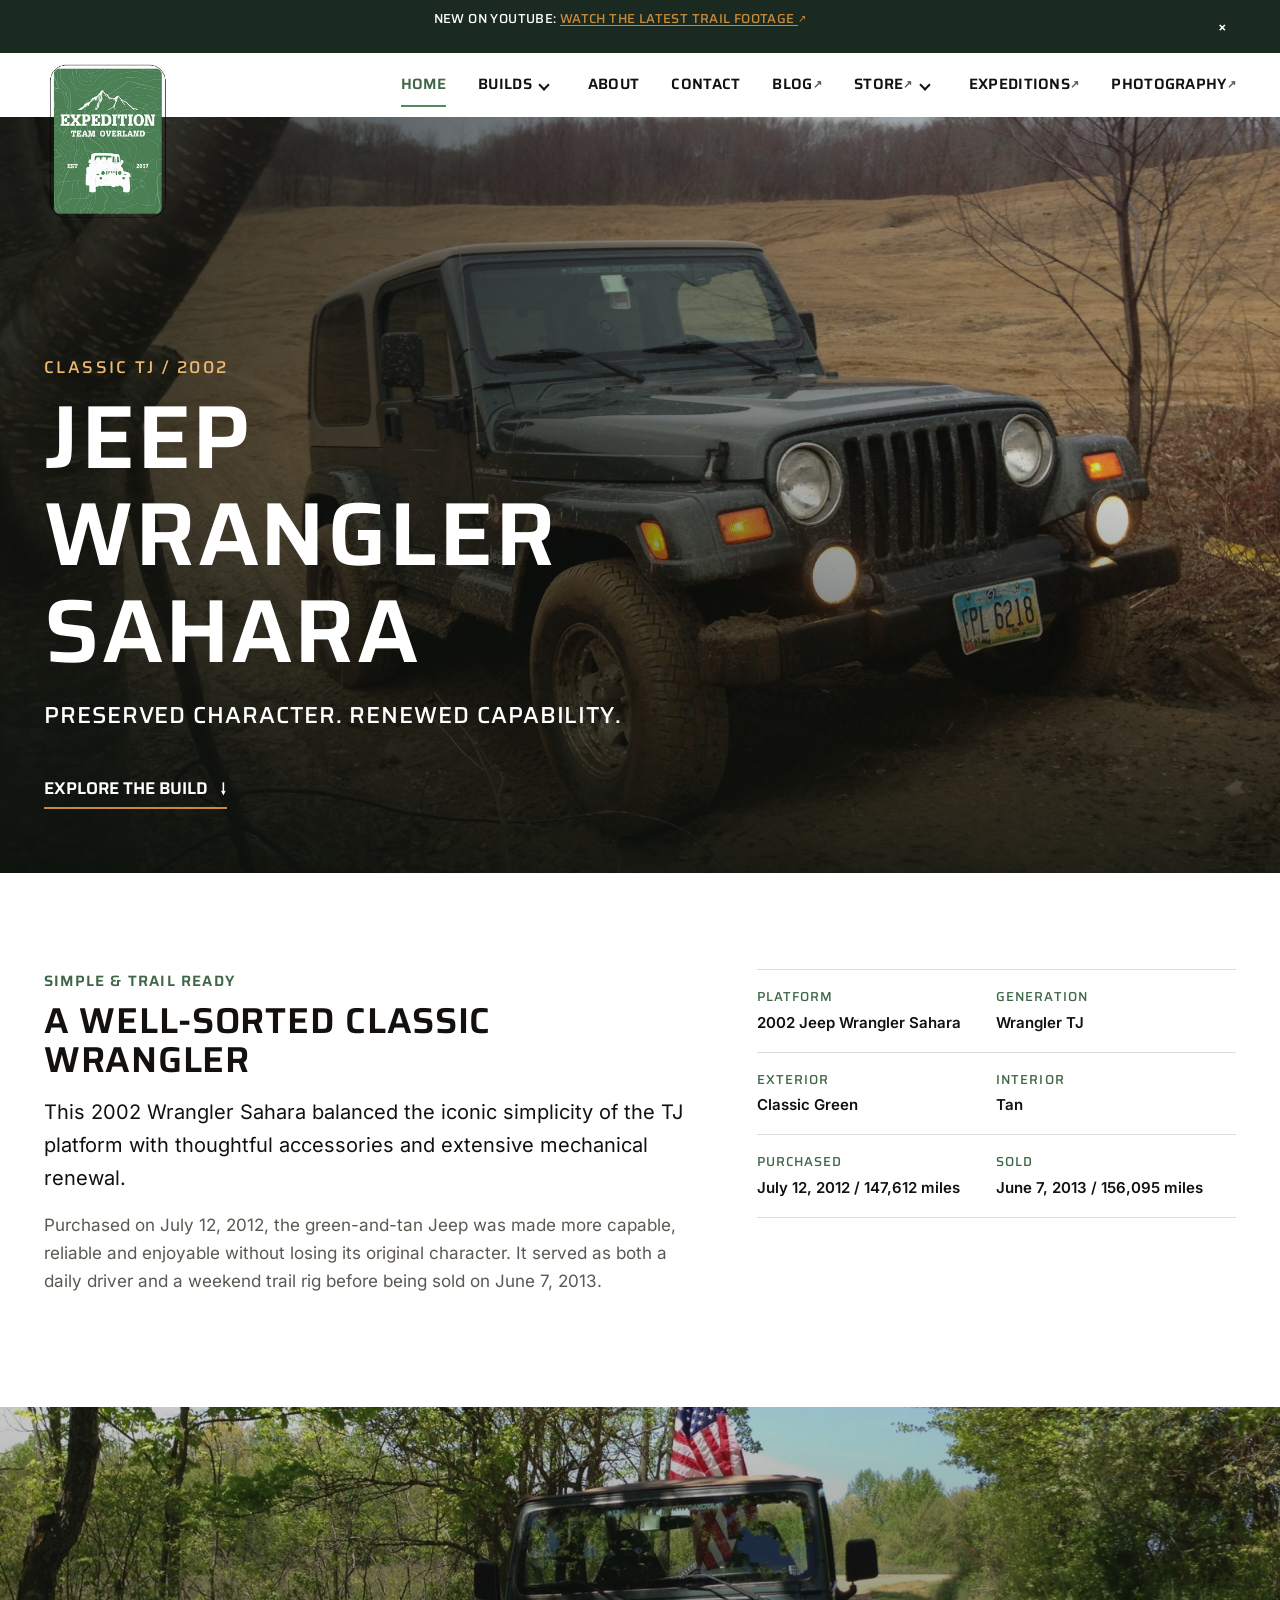
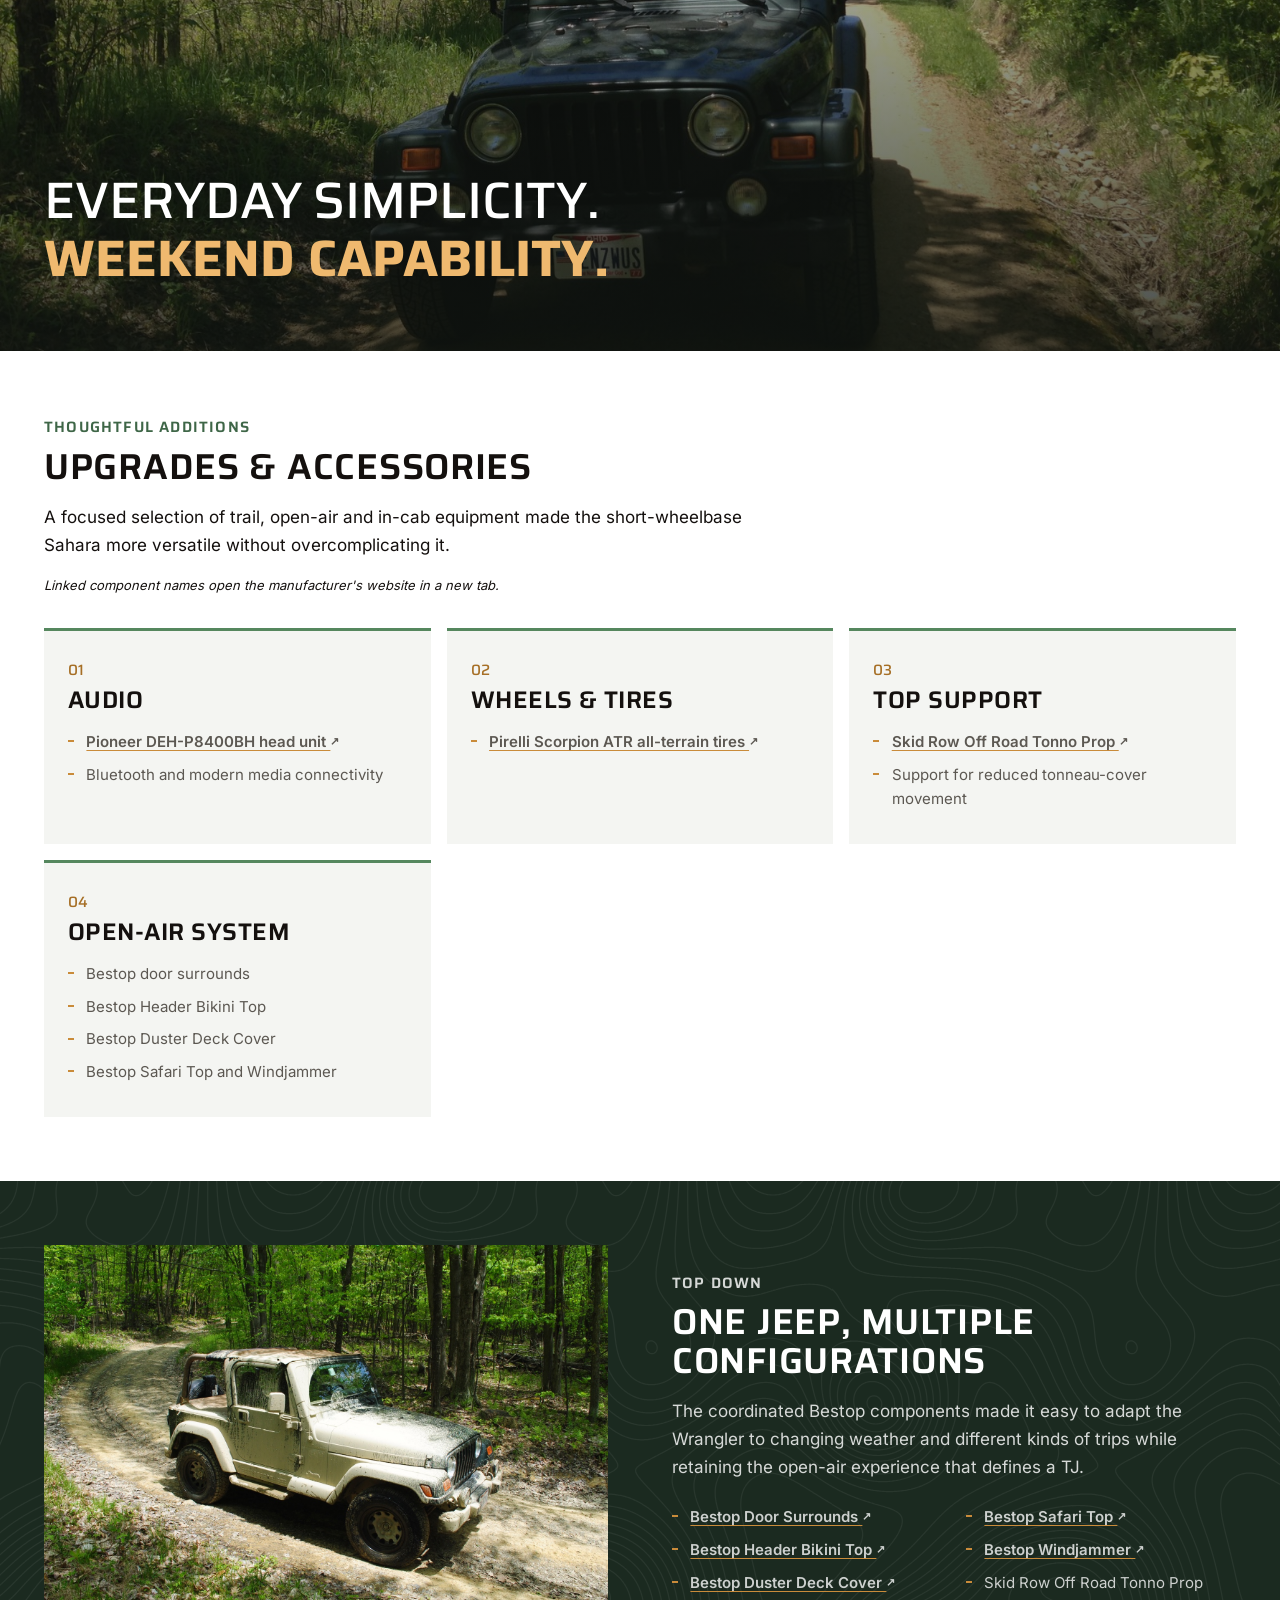
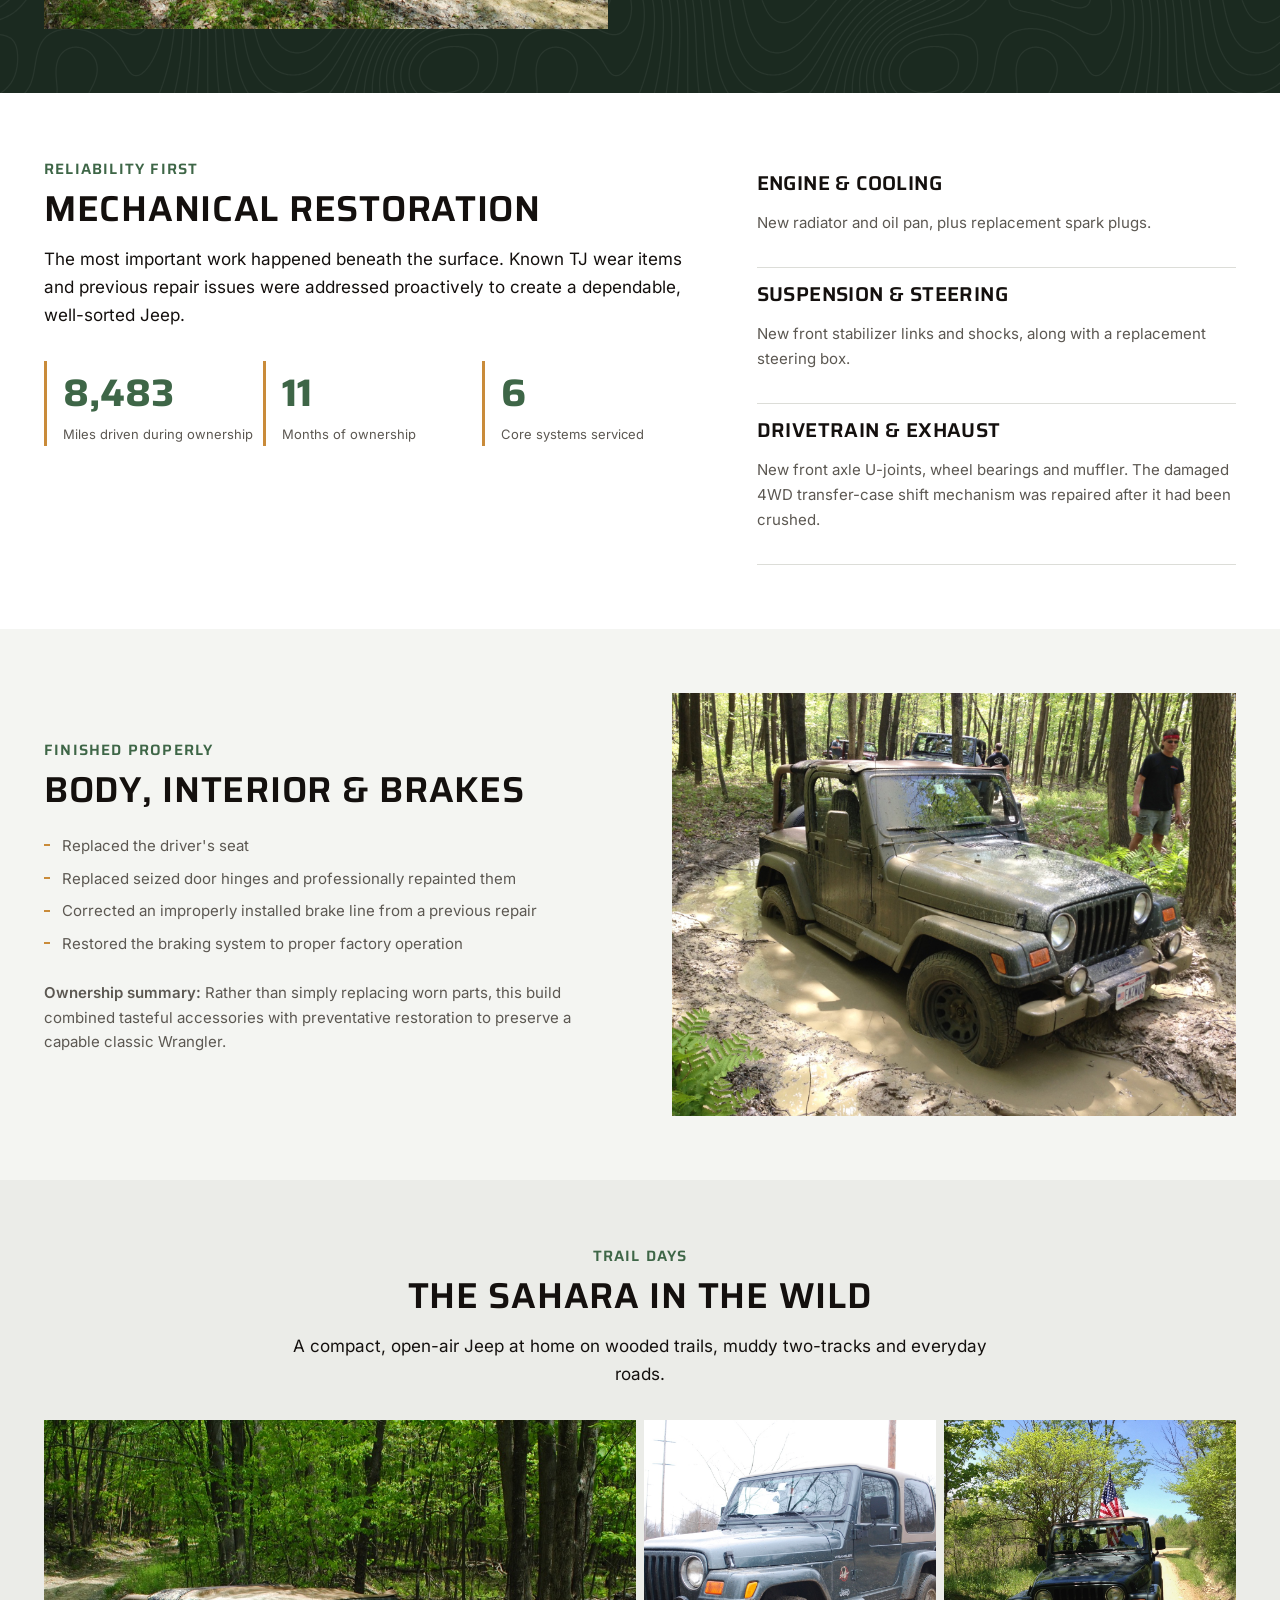
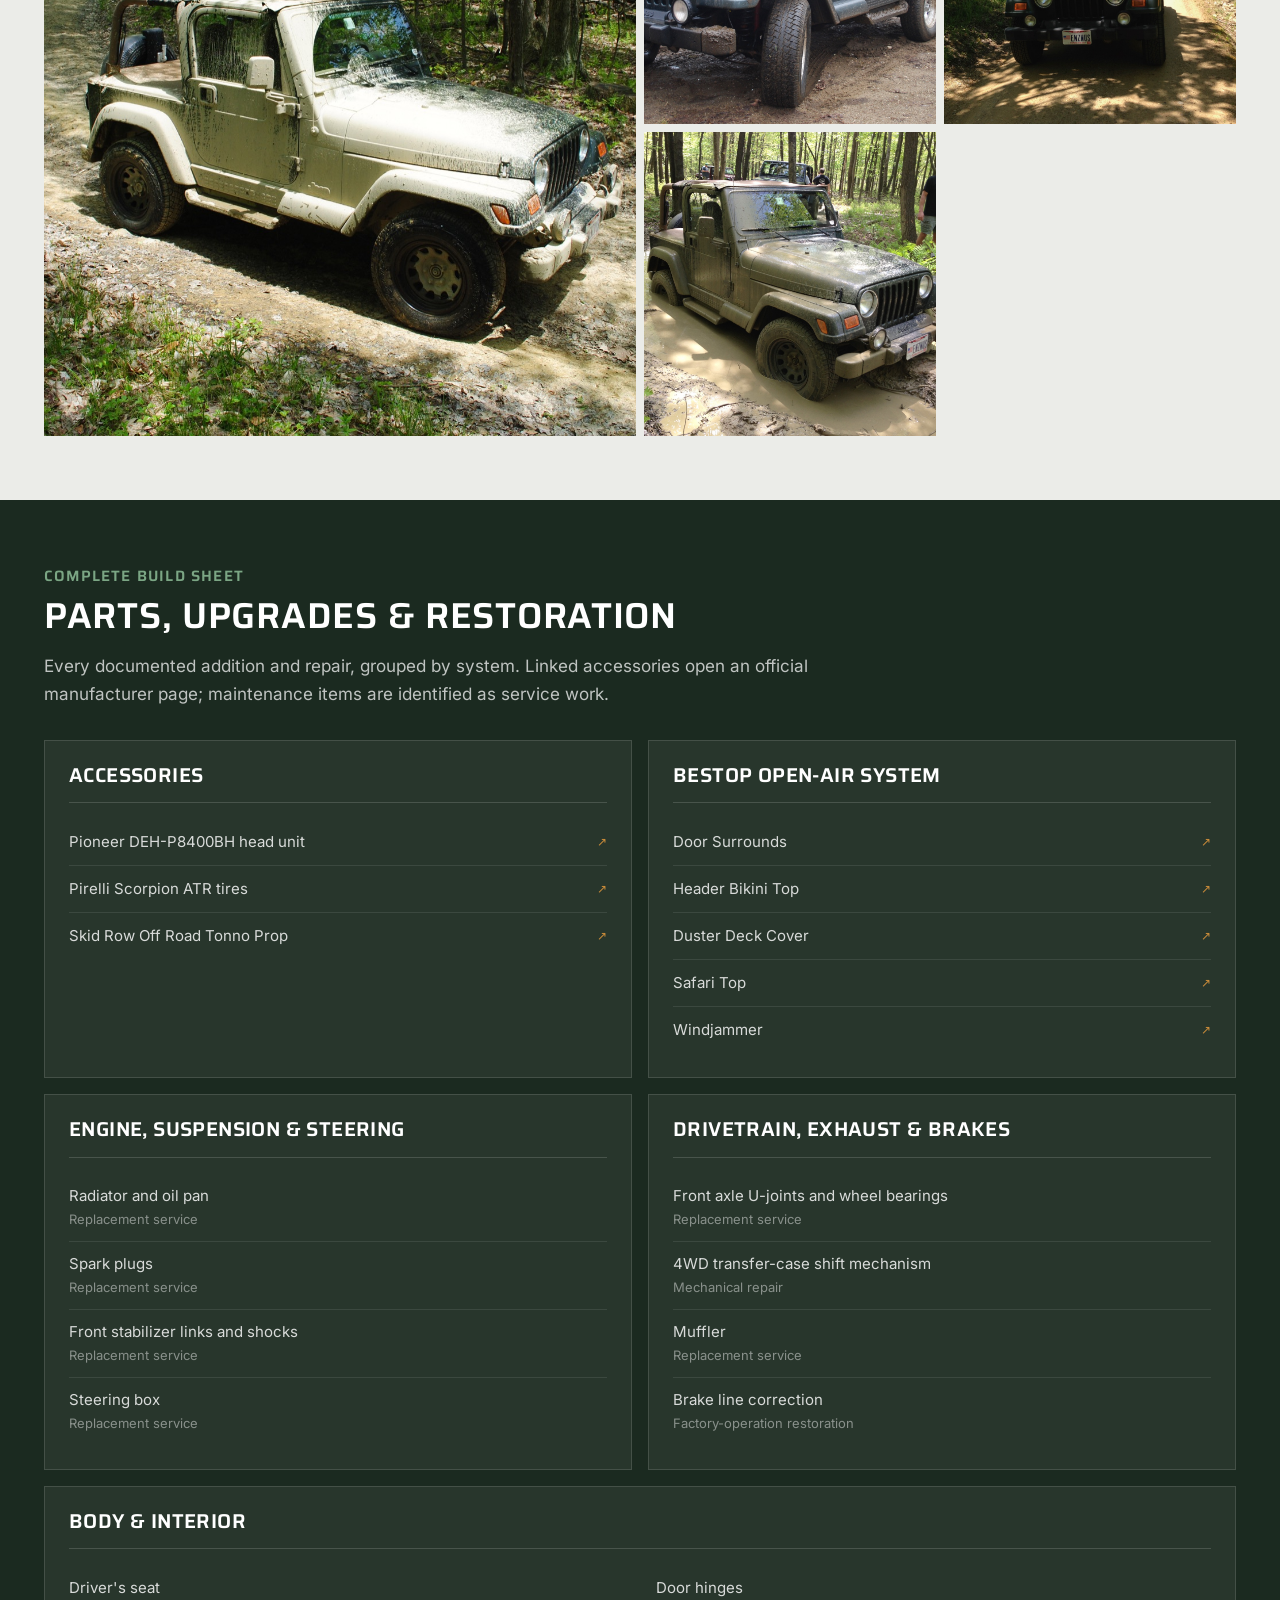
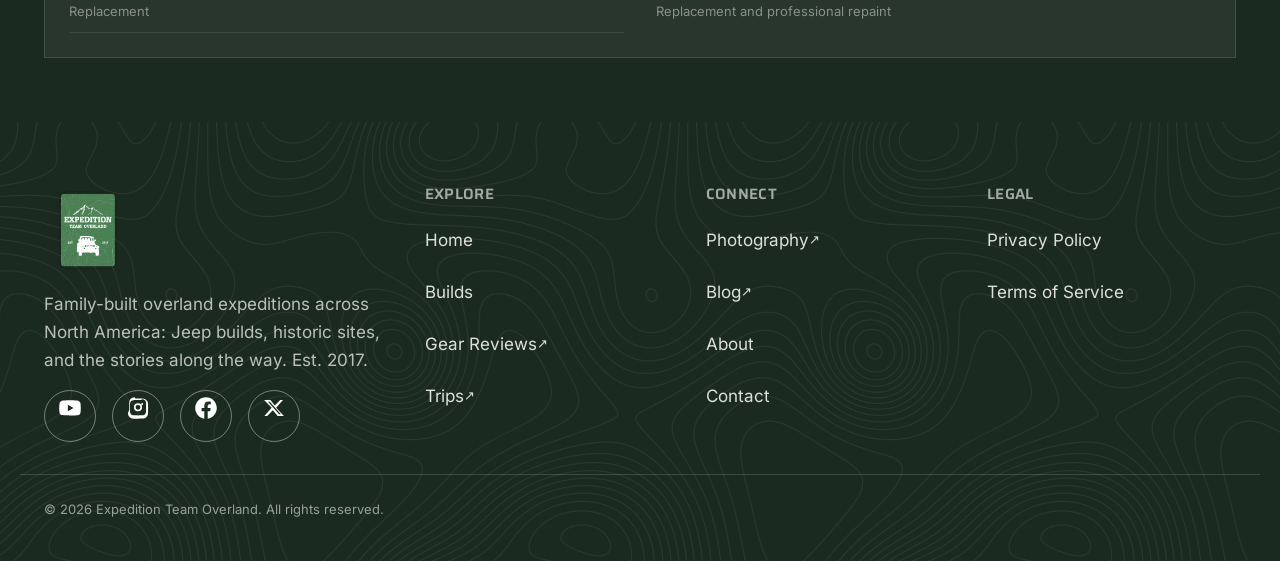
<file: 2002-jeep-wrangler.html>
<!DOCTYPE html>
<html lang="en">
<head>
  <meta charset="UTF-8">
  <meta name="viewport" content="width=device-width, initial-scale=1">
  <title>2002 Jeep Wrangler Sahara Build | Expedition Team Overland</title>
  <meta name="description" content="Explore Expedition Team Overland's 2002 Jeep Wrangler Sahara: a classic TJ made more capable and dependable with open-air accessories and extensive mechanical restoration.">
  <link rel="canonical" href="https://expeditionteamoverland.com/2002-jeep-wrangler.html">
  <meta property="og:type" content="article">
  <meta property="og:title" content="2002 Jeep Wrangler Sahara Build">
  <meta property="og:description" content="A classic Wrangler TJ prepared for everyday driving, open-air exploring and weekend trail use.">
  <meta property="og:image" content="https://expeditionteamoverland.com/images/wrangler-2002-hero.jpg">
  <meta property="og:url" content="https://expeditionteamoverland.com/2002-jeep-wrangler.html">
  <meta property="og:site_name" content="Expedition Team Overland">
  <meta name="twitter:card" content="summary_large_image">
  <meta name="twitter:title" content="2002 Jeep Wrangler Sahara Build">
  <meta name="twitter:description" content="A classic Wrangler TJ prepared for everyday driving, open-air exploring and weekend trail use.">
  <meta name="twitter:image" content="https://expeditionteamoverland.com/images/wrangler-2002-hero.jpg">
  <link rel="icon" href="favicon.ico" sizes="any">
  <link rel="preload" href="fonts/saira-600.woff2" as="font" type="font/woff2" crossorigin>
  <link rel="preload" href="fonts/inter-400.woff2" as="font" type="font/woff2" crossorigin>
  <link rel="preload" href="images/wrangler-2002-hero.jpg" as="image">
  <link rel="stylesheet" href="css/style.css">
</head>
<body>
  <a class="skip-link" href="#main">Skip to content</a>

  <div class="announcement" id="announcement">
    <div class="announcement__row container">
      <p>
        New on YouTube:
        <a href="https://www.youtube.com/channel/UC2dayC73qo0GwZpo7LAaWFg" target="_blank" rel="noopener noreferrer">
          watch the latest trail footage <span class="external-indicator" aria-hidden="true">&#8599;</span><span class="sr-only">(opens in new tab)</span>
        </a>
      </p>
      <button type="button" class="announcement__close" aria-label="Dismiss this announcement">&times;</button>
    </div>
  </div>

  <header class="site-header">
    <div class="container site-header__row">
      <a href="index.html" class="site-header__logo" aria-label="Expedition Team Overland home">
        <img
          src="images/logo-badge.png"
          srcset="images/logo-badge.png 320w, images/logo-badge@2x.png 640w"
          sizes="176px"
          width="320" height="320"
          alt="Expedition Team Overland badge logo featuring a mountain range and Jeep line art on a green topographic field"
          loading="eager">
        <span class="site-header__logo-text">Expedition Team<span>Overland</span></span>
      </a>

      <button type="button" class="nav-toggle" aria-expanded="false" aria-controls="primary-nav" aria-label="Toggle menu">
        <span class="nav-toggle__bars"></span>
      </button>

      <nav class="primary-nav" id="primary-nav" aria-label="Primary">
        <ul class="primary-nav__list">
          <li><a href="index.html" aria-current="page">Home</a></li>
          <li class="has-dropdown">
            <div class="nav-item-row">
              <a href="2020-jeep-gladiator.html">Builds</a>
              <button type="button" class="nav-dropdown-toggle" aria-expanded="false" aria-controls="builds-dropdown" aria-label="Show build pages">
                <span class="nav-dropdown-toggle__arrow" aria-hidden="true"></span>
              </button>
            </div>
            <ul class="nav-dropdown" id="builds-dropdown">
              <li><a href="2020-jeep-gladiator.html">2020 Jeep Gladiator Rubicon</a></li>
              <li><a href="2018-jeep-wrangler.html">2018 Jeep Wrangler Rubicon Recon</a></li>
              <li><a href="2002-jeep-wrangler.html">2002 Jeep Wrangler Sahara</a></li>
            </ul>
          </li>
          <li><a href="about.html">About</a></li>
          <li><a href="contact.html">Contact</a></li>
          <li>
            <a href="https://expeditionteamoverland.wordpress.com/" target="_blank" rel="noopener noreferrer">
              Blog <span class="primary-nav__external" aria-hidden="true">&#8599;</span><span class="sr-only">(opens in new tab)</span>
            </a>
          </li>
          <li class="has-dropdown">
            <div class="nav-item-row">
              <a href="https://expeditionteamoverland.creator-spring.com/listing/expedition-trans-new-jery-trai?product=345&amp;variation=6355&amp;size=8020" target="_blank" rel="noopener noreferrer">
                Store <span class="primary-nav__external" aria-hidden="true">&#8599;</span><span class="sr-only">(opens in new tab)</span>
              </a>
              <button type="button" class="nav-dropdown-toggle" aria-expanded="false" aria-controls="store-dropdown" aria-label="Show store links">
                <span class="nav-dropdown-toggle__arrow" aria-hidden="true"></span>
              </button>
            </div>
            <ul class="nav-dropdown" id="store-dropdown">
              <li>
                <a href="https://expeditionteamoverland.creator-spring.com/" target="_blank" rel="noopener noreferrer">
                  Apparel <span class="external-indicator" aria-hidden="true">&#8599;</span><span class="sr-only">(opens in new tab)</span>
                </a>
              </li>
              <li>
                <a href="https://www.etsy.com/shop/ETOverland" target="_blank" rel="noopener noreferrer">
                  Stickers/Patches <span class="external-indicator" aria-hidden="true">&#8599;</span><span class="sr-only">(opens in new tab)</span>
                </a>
              </li>
            </ul>
          </li>
          <li>
            <a href="https://www.youtube.com/playlist?list=PLIjkaGrAhd3Y" target="_blank" rel="noopener noreferrer">
              Expeditions <span class="primary-nav__external" aria-hidden="true">&#8599;</span><span class="sr-only">(opens in new tab)</span>
            </a>
          </li>
          <li>
            <a href="https://photos.expeditionteamoverland.com/browse/" target="_blank" rel="noopener noreferrer">
              Photography <span class="primary-nav__external" aria-hidden="true">&#8599;</span><span class="sr-only">(opens in new tab)</span>
            </a>
          </li>
        </ul>
      </nav>
    </div>
  </header>

  <main id="main">
    <section class="build-hero" aria-labelledby="build-title">
      <img class="build-hero__image" src="images/wrangler-2002-hero.jpg" width="2560" height="1920" alt="Green 2002 Jeep Wrangler Sahara driving a muddy wooded trail" loading="eager" fetchpriority="high">
      <div class="build-hero__shade" aria-hidden="true"></div>
      <div class="container build-hero__content">
        <span class="build-hero__kicker">Classic TJ / 2002</span>
        <h1 id="build-title">Jeep Wrangler Sahara</h1>
        <p>Preserved character. Renewed capability.</p>
        <a class="build-hero__jump" href="#build-overview">Explore the build <span aria-hidden="true">&#8595;</span></a>
      </div>
    </section>

    <section class="build-intro" id="build-overview" aria-labelledby="overview-heading">
      <div class="container build-intro__grid">
        <div class="build-intro__copy">
          <span class="eyebrow">Simple &amp; Trail Ready</span>
          <h2 id="overview-heading">A Well-Sorted Classic Wrangler</h2>
          <p class="build-intro__lead">This 2002 Wrangler Sahara balanced the iconic simplicity of the TJ platform with thoughtful accessories and extensive mechanical renewal.</p>
          <p>Purchased on July 12, 2012, the green-and-tan Jeep was made more capable, reliable and enjoyable without losing its original character. It served as both a daily driver and a weekend trail rig before being sold on June 7, 2013.</p>
        </div>
        <dl class="build-facts" aria-label="Vehicle overview">
          <div><dt>Platform</dt><dd>2002 Jeep Wrangler Sahara</dd></div>
          <div><dt>Generation</dt><dd>Wrangler TJ</dd></div>
          <div><dt>Exterior</dt><dd>Classic Green</dd></div>
          <div><dt>Interior</dt><dd>Tan</dd></div>
          <div><dt>Purchased</dt><dd>July 12, 2012 / 147,612 miles</dd></div>
          <div><dt>Sold</dt><dd>June 7, 2013 / 156,095 miles</dd></div>
        </dl>
      </div>
    </section>

    <section class="build-break build-break--wrangler-2002" aria-label="Wrangler on the trail">
      <div class="container"><p>Everyday simplicity.<br><strong>Weekend capability.</strong></p></div>
    </section>

    <section class="section build-systems" aria-labelledby="systems-heading">
      <div class="container">
        <div class="section-heading section-heading--left">
          <span class="eyebrow">Thoughtful Additions</span>
          <h2 id="systems-heading">Upgrades &amp; Accessories</h2>
          <p>A focused selection of trail, open-air and in-cab equipment made the short-wheelbase Sahara more versatile without overcomplicating it.</p>
          <p class="parts-link-note">Linked component names open the manufacturer's website in a new tab.</p>
        </div>
        <div class="build-system-grid">
          <article class="build-system-card"><span class="build-system-card__number">01</span><h3>Audio</h3><ul><li><a class="part-link" href="https://global.pioneer/en/car/" target="_blank" rel="noopener noreferrer">Pioneer DEH-P8400BH head unit <span aria-hidden="true">&#8599;</span><span class="sr-only"> (opens in new tab)</span></a></li><li>Bluetooth and modern media connectivity</li></ul></article>
          <article class="build-system-card"><span class="build-system-card__number">02</span><h3>Wheels &amp; Tires</h3><ul><li><a class="part-link" href="https://www.pirelli.com/tires/en-us/car/catalog/product/scorpion-atr/225_65" target="_blank" rel="noopener noreferrer">Pirelli Scorpion ATR all-terrain tires <span aria-hidden="true">&#8599;</span><span class="sr-only"> (opens in new tab)</span></a></li></ul></article>
          <article class="build-system-card"><span class="build-system-card__number">03</span><h3>Top Support</h3><ul><li><a class="part-link" href="https://skidrowoffroad.com/collections/top-and-tonno-props" target="_blank" rel="noopener noreferrer">Skid Row Off Road Tonno Prop <span aria-hidden="true">&#8599;</span><span class="sr-only"> (opens in new tab)</span></a></li><li>Support for reduced tonneau-cover movement</li></ul></article>
          <article class="build-system-card"><span class="build-system-card__number">04</span><h3>Open-Air System</h3><ul><li>Bestop door surrounds</li><li>Bestop Header Bikini Top</li><li>Bestop Duster Deck Cover</li><li>Bestop Safari Top and Windjammer</li></ul></article>
        </div>
      </div>
    </section>

    <section class="section section--deep build-camper" aria-labelledby="open-air-heading">
      <div class="contour-texture" aria-hidden="true"></div>
      <div class="container build-camper__grid">
        <div class="build-camper__image"><img src="images/wrangler-2002-gallery-2.jpg" width="1600" height="1071" alt="2002 Jeep Wrangler Sahara running open-air on a wooded trail" loading="lazy"></div>
        <div>
          <span class="eyebrow">Top Down</span>
          <h2 id="open-air-heading">One Jeep, Multiple Configurations</h2>
          <p>The coordinated Bestop components made it easy to adapt the Wrangler to changing weather and different kinds of trips while retaining the open-air experience that defines a TJ.</p>
          <div class="equipment-columns">
            <ul><li><a class="part-link" href="https://www.bestop.com/" target="_blank" rel="noopener noreferrer">Bestop Door Surrounds <span aria-hidden="true">&#8599;</span><span class="sr-only"> (opens in new tab)</span></a></li><li><a class="part-link" href="https://www.bestop.com/" target="_blank" rel="noopener noreferrer">Bestop Header Bikini Top <span aria-hidden="true">&#8599;</span><span class="sr-only"> (opens in new tab)</span></a></li><li><a class="part-link" href="https://www.bestop.com/" target="_blank" rel="noopener noreferrer">Bestop Duster Deck Cover <span aria-hidden="true">&#8599;</span><span class="sr-only"> (opens in new tab)</span></a></li></ul>
            <ul><li><a class="part-link" href="https://www.bestop.com/" target="_blank" rel="noopener noreferrer">Bestop Safari Top <span aria-hidden="true">&#8599;</span><span class="sr-only"> (opens in new tab)</span></a></li><li><a class="part-link" href="https://www.bestop.com/" target="_blank" rel="noopener noreferrer">Bestop Windjammer <span aria-hidden="true">&#8599;</span><span class="sr-only"> (opens in new tab)</span></a></li><li>Skid Row Off Road Tonno Prop</li></ul>
          </div>
        </div>
      </div>
    </section>

    <section class="section power-section" aria-labelledby="maintenance-heading">
      <div class="container power-section__grid">
        <div>
          <span class="eyebrow">Reliability First</span>
          <h2 id="maintenance-heading">Mechanical Restoration</h2>
          <p>The most important work happened beneath the surface. Known TJ wear items and previous repair issues were addressed proactively to create a dependable, well-sorted Jeep.</p>
          <dl class="power-stats">
            <div><dt>8,483</dt><dd>Miles driven during ownership</dd></div>
            <div><dt>11</dt><dd>Months of ownership</dd></div>
            <div><dt>6</dt><dd>Core systems serviced</dd></div>
          </dl>
        </div>
        <div class="build-detail-list">
          <article><h3>Engine &amp; Cooling</h3><p>New radiator and oil pan, plus replacement spark plugs.</p></article>
          <article><h3>Suspension &amp; Steering</h3><p>New front stabilizer links and shocks, along with a replacement steering box.</p></article>
          <article><h3>Drivetrain &amp; Exhaust</h3><p>New front axle U-joints, wheel bearings and muffler. The damaged 4WD transfer-case shift mechanism was repaired after it had been crushed.</p></article>
        </div>
      </div>
    </section>

    <section class="section section--alt" aria-labelledby="detail-heading">
      <div class="container build-camper__grid build-camper__grid--reverse">
        <div class="build-camper__image"><img src="images/wrangler-2002-gallery-4.jpg" width="1600" height="1200" alt="Mud-covered 2002 Jeep Wrangler Sahara negotiating a forest trail" loading="lazy"></div>
        <div>
          <span class="eyebrow">Finished Properly</span>
          <h2 id="detail-heading">Body, Interior &amp; Brakes</h2>
          <ul class="check-list">
            <li>Replaced the driver's seat</li>
            <li>Replaced seized door hinges and professionally repainted them</li>
            <li>Corrected an improperly installed brake line from a previous repair</li>
            <li>Restored the braking system to proper factory operation</li>
          </ul>
          <p class="factory-note"><strong>Ownership summary:</strong> Rather than simply replacing worn parts, this build combined tasteful accessories with preventative restoration to preserve a capable classic Wrangler.</p>
        </div>
      </div>
    </section>

    <section class="section gallery-section" aria-labelledby="gallery-heading">
      <div class="container">
        <div class="section-heading"><span class="eyebrow">Trail Days</span><h2 id="gallery-heading">The Sahara in the Wild</h2><p>A compact, open-air Jeep at home on wooded trails, muddy two-tracks and everyday roads.</p></div>
        <div class="build-gallery">
          <figure class="build-gallery__wide"><img src="images/wrangler-2002-gallery-2.jpg" width="1600" height="1071" alt="Open-air Jeep Wrangler Sahara on a green woodland trail" loading="lazy"></figure>
          <figure><img src="images/wrangler-2002-gallery-1.jpg" width="1600" height="1071" alt="Green and tan Jeep Wrangler Sahara after a muddy trail drive" loading="lazy"></figure>
          <figure><img src="images/wrangler-2002-gallery-3.jpg" width="1600" height="1200" alt="2002 Jeep Wrangler Sahara stopped on a sunny forest road" loading="lazy"></figure>
          <figure><img src="images/wrangler-2002-gallery-4.jpg" width="1600" height="1200" alt="Jeep Wrangler Sahara driving through a muddy forest section" loading="lazy"></figure>
        </div>
      </div>
    </section>

    <section class="section modifications" aria-labelledby="modifications-heading">
      <div class="container">
        <div class="section-heading section-heading--left modifications__intro">
          <span class="eyebrow">Complete Build Sheet</span>
          <h2 id="modifications-heading">Parts, Upgrades &amp; Restoration</h2>
          <p>Every documented addition and repair, grouped by system. Linked accessories open an official manufacturer page; maintenance items are identified as service work.</p>
        </div>
        <div class="modifications__grid">
          <article class="mod-group"><h3>Accessories</h3><ul>
            <li><a href="https://global.pioneer/en/car/" target="_blank" rel="noopener noreferrer"><span>Pioneer DEH-P8400BH head unit</span><span aria-hidden="true">&#8599;</span></a></li>
            <li><a href="https://www.pirelli.com/tires/en-us/car/catalog/product/scorpion-atr/225_65" target="_blank" rel="noopener noreferrer"><span>Pirelli Scorpion ATR tires</span><span aria-hidden="true">&#8599;</span></a></li>
            <li><a href="https://skidrowoffroad.com/collections/top-and-tonno-props" target="_blank" rel="noopener noreferrer"><span>Skid Row Off Road Tonno Prop</span><span aria-hidden="true">&#8599;</span></a></li>
          </ul></article>
          <article class="mod-group"><h3>Bestop Open-Air System</h3><ul>
            <li><a href="https://www.bestop.com/" target="_blank" rel="noopener noreferrer"><span>Door Surrounds</span><span aria-hidden="true">&#8599;</span></a></li>
            <li><a href="https://www.bestop.com/" target="_blank" rel="noopener noreferrer"><span>Header Bikini Top</span><span aria-hidden="true">&#8599;</span></a></li>
            <li><a href="https://www.bestop.com/" target="_blank" rel="noopener noreferrer"><span>Duster Deck Cover</span><span aria-hidden="true">&#8599;</span></a></li>
            <li><a href="https://www.bestop.com/" target="_blank" rel="noopener noreferrer"><span>Safari Top</span><span aria-hidden="true">&#8599;</span></a></li>
            <li><a href="https://www.bestop.com/" target="_blank" rel="noopener noreferrer"><span>Windjammer</span><span aria-hidden="true">&#8599;</span></a></li>
          </ul></article>
          <article class="mod-group"><h3>Engine, Suspension &amp; Steering</h3><ul>
            <li class="mod-group__custom"><span>Radiator and oil pan</span><small>Replacement service</small></li>
            <li class="mod-group__custom"><span>Spark plugs</span><small>Replacement service</small></li>
            <li class="mod-group__custom"><span>Front stabilizer links and shocks</span><small>Replacement service</small></li>
            <li class="mod-group__custom"><span>Steering box</span><small>Replacement service</small></li>
          </ul></article>
          <article class="mod-group"><h3>Drivetrain, Exhaust &amp; Brakes</h3><ul>
            <li class="mod-group__custom"><span>Front axle U-joints and wheel bearings</span><small>Replacement service</small></li>
            <li class="mod-group__custom"><span>4WD transfer-case shift mechanism</span><small>Mechanical repair</small></li>
            <li class="mod-group__custom"><span>Muffler</span><small>Replacement service</small></li>
            <li class="mod-group__custom"><span>Brake line correction</span><small>Factory-operation restoration</small></li>
          </ul></article>
          <article class="mod-group mod-group--wide"><h3>Body &amp; Interior</h3><ul>
            <li class="mod-group__custom"><span>Driver's seat</span><small>Replacement</small></li>
            <li class="mod-group__custom"><span>Door hinges</span><small>Replacement and professional repaint</small></li>
          </ul></article>
        </div>
      </div>
    </section>
  </main>

  <footer class="site-footer">
    <div class="contour-texture" aria-hidden="true"></div>
    <div class="container site-footer__top">
      <div class="site-footer__brand">
        <img src="images/logo-badge.png" width="320" height="320" alt="Expedition Team Overland badge logo" loading="lazy">
        <p>Family-built overland expeditions across North America: Jeep builds, historic sites, and the stories along the way. Est. 2017.</p>
        <ul class="site-footer__social">
          <li>
            <a href="https://www.youtube.com/channel/UC2dayC73qo0GwZpo7LAaWFg" target="_blank" rel="noopener noreferrer" aria-label="Expedition Team Overland on YouTube (opens in new tab)">
              <img src="images/social/youtube-white.svg" width="30" height="30" alt="" aria-hidden="true">
            </a>
          </li>
          <li>
            <a href="https://www.instagram.com/expeditionteamoverland" target="_blank" rel="noopener noreferrer" aria-label="Expedition Team Overland on Instagram (opens in new tab)">
              <img src="images/social/instagram-white.svg" width="30" height="30" alt="" aria-hidden="true">
            </a>
          </li>
          <li>
            <a href="https://www.facebook.com/ExpeditionTeamOverland" target="_blank" rel="noopener noreferrer" aria-label="Expedition Team Overland on Facebook (opens in new tab)">
              <img src="images/social/facebook-white.svg" width="30" height="30" alt="" aria-hidden="true">
            </a>
          </li>
          <li>
            <a href="https://twitter.com/ExpoTeamOverlnd" target="_blank" rel="noopener noreferrer" aria-label="Expedition Team Overland on X (opens in new tab)">
              <img src="images/social/x-white.svg" width="30" height="30" alt="" aria-hidden="true">
            </a>
          </li>
        </ul>
      </div>

      <nav aria-label="Explore">
        <h2>Explore</h2>
        <ul class="site-footer__list">
          <li><a href="index.html">Home</a></li>
          <li><a href="2020-jeep-gladiator.html">Builds</a></li>
          <li>
            <a href="https://www.youtube.com/watch?v=QaDLbdat7cs&amp;list=PLrDfoJMItwEyZWz5cInirH5OCqF7586Q1" target="_blank" rel="noopener noreferrer">
              Gear Reviews <span class="external-indicator" aria-hidden="true">&#8599;</span><span class="sr-only">(opens in new tab)</span>
            </a>
          </li>
          <li>
            <a href="https://www.youtube.com/playlist?list=PLIjkaGrAhd3Y" target="_blank" rel="noopener noreferrer">
              Trips <span class="external-indicator" aria-hidden="true">&#8599;</span><span class="sr-only">(opens in new tab)</span>
            </a>
          </li>
        </ul>
      </nav>

      <nav aria-label="Connect">
        <h2>Connect</h2>
        <ul class="site-footer__list">
          <li>
            <a href="https://photos.expeditionteamoverland.com/browse/" target="_blank" rel="noopener noreferrer">
              Photography <span class="external-indicator" aria-hidden="true">&#8599;</span><span class="sr-only">(opens in new tab)</span>
            </a>
          </li>
          <li>
            <a href="https://expeditionteamoverland.wordpress.com/" target="_blank" rel="noopener noreferrer">
              Blog <span class="external-indicator" aria-hidden="true">&#8599;</span><span class="sr-only">(opens in new tab)</span>
            </a>
          </li>
          <li><a href="about.html">About</a></li>
          <li><a href="contact.html">Contact</a></li>
        </ul>
      </nav>

      <nav aria-label="Legal">
        <h2>Legal</h2>
        <ul class="site-footer__list">
          <li><a href="privacy.html">Privacy Policy</a></li>
          <li><a href="terms.html">Terms of Service</a></li>
        </ul>
      </nav>
    </div>

    <div class="container site-footer__bottom">
      <p>&copy; 2026 Expedition Team Overland. All rights reserved.</p>
    </div>
  </footer>

  <script src="js/main.js" defer></script>
</body>
</html>
</file>
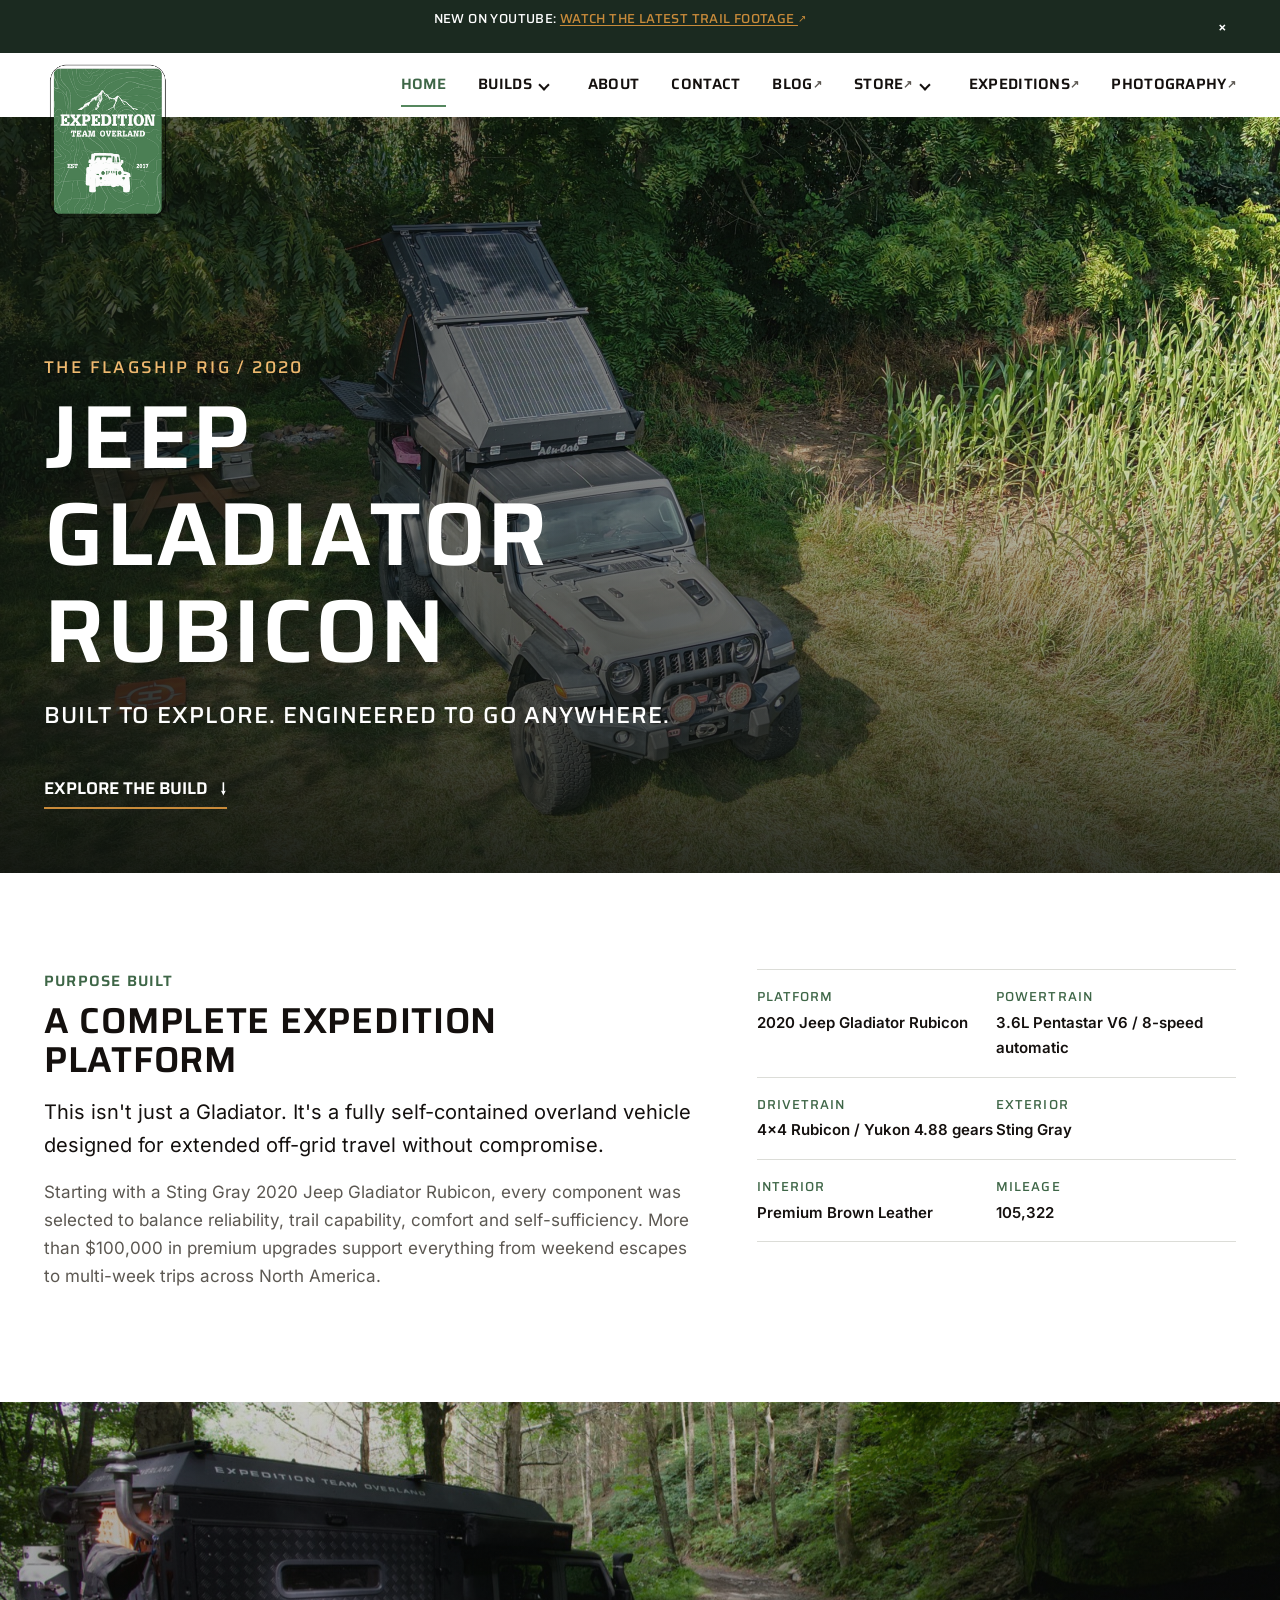
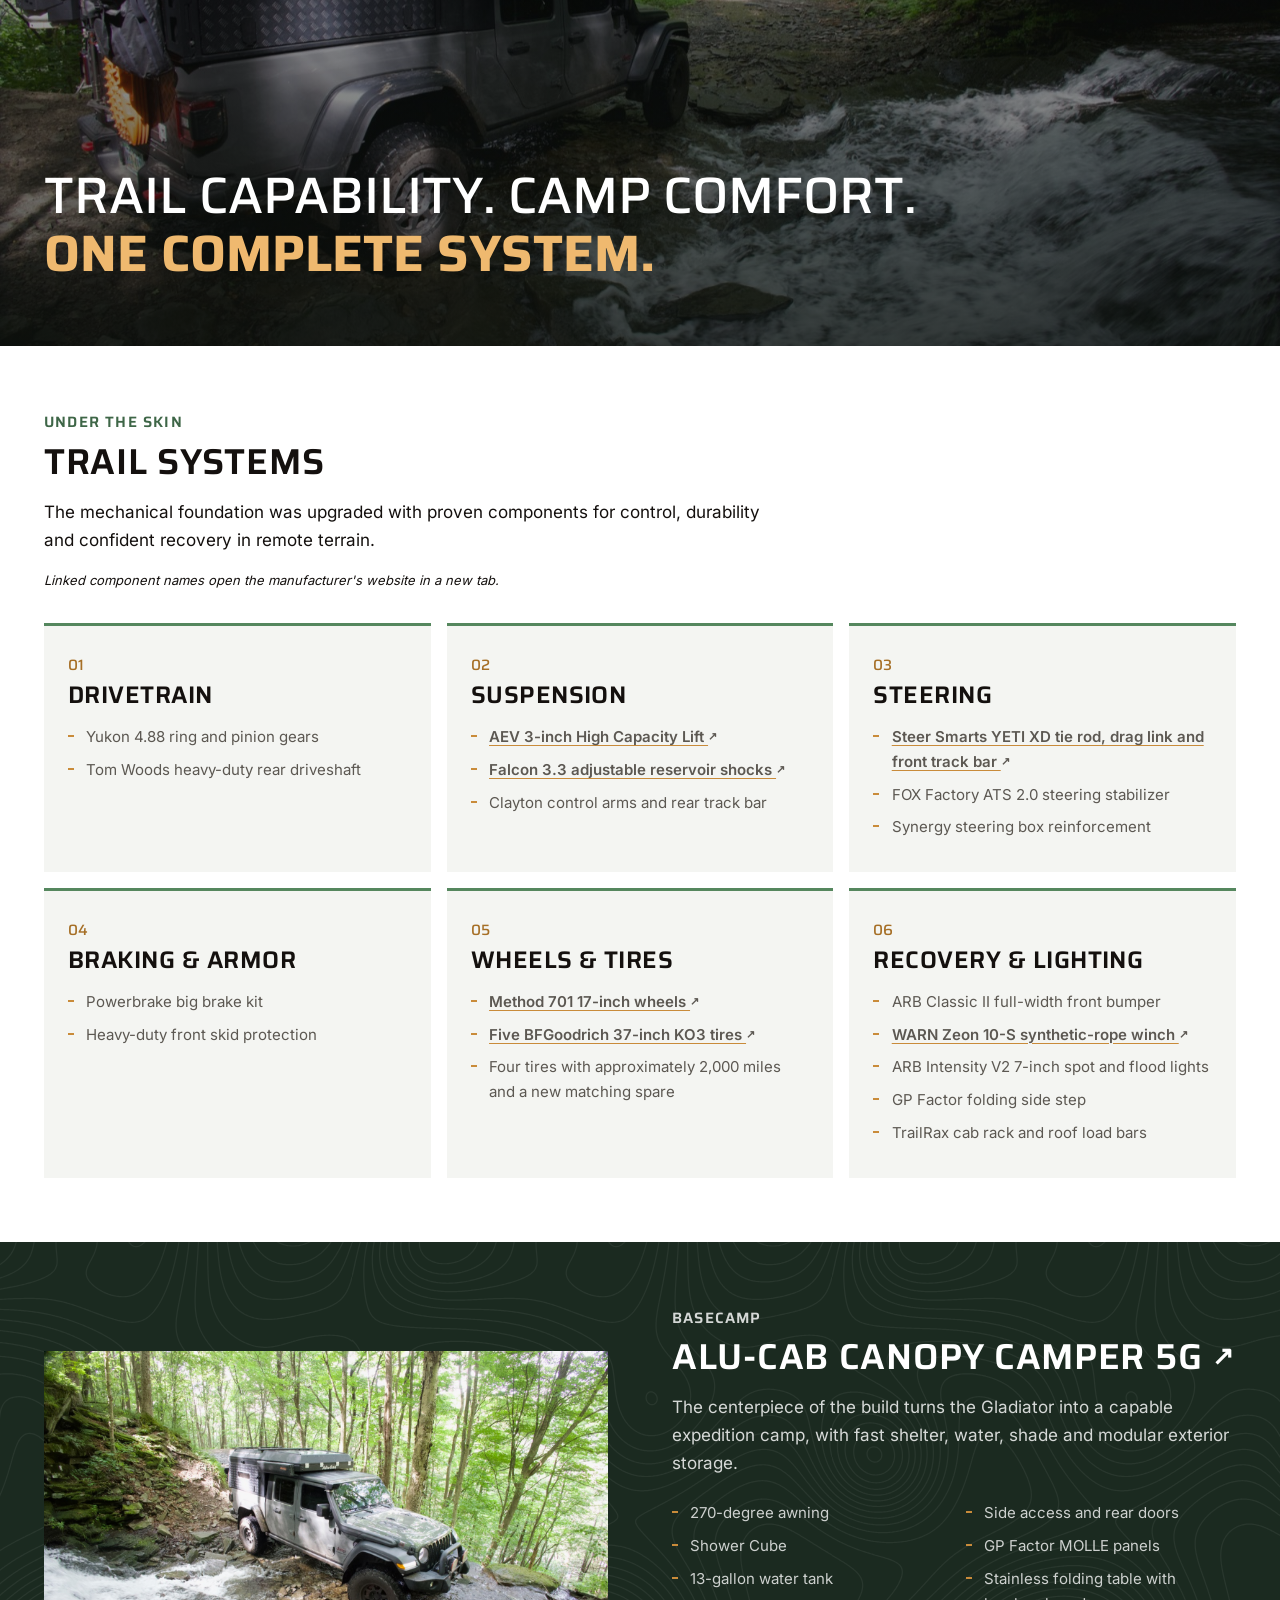
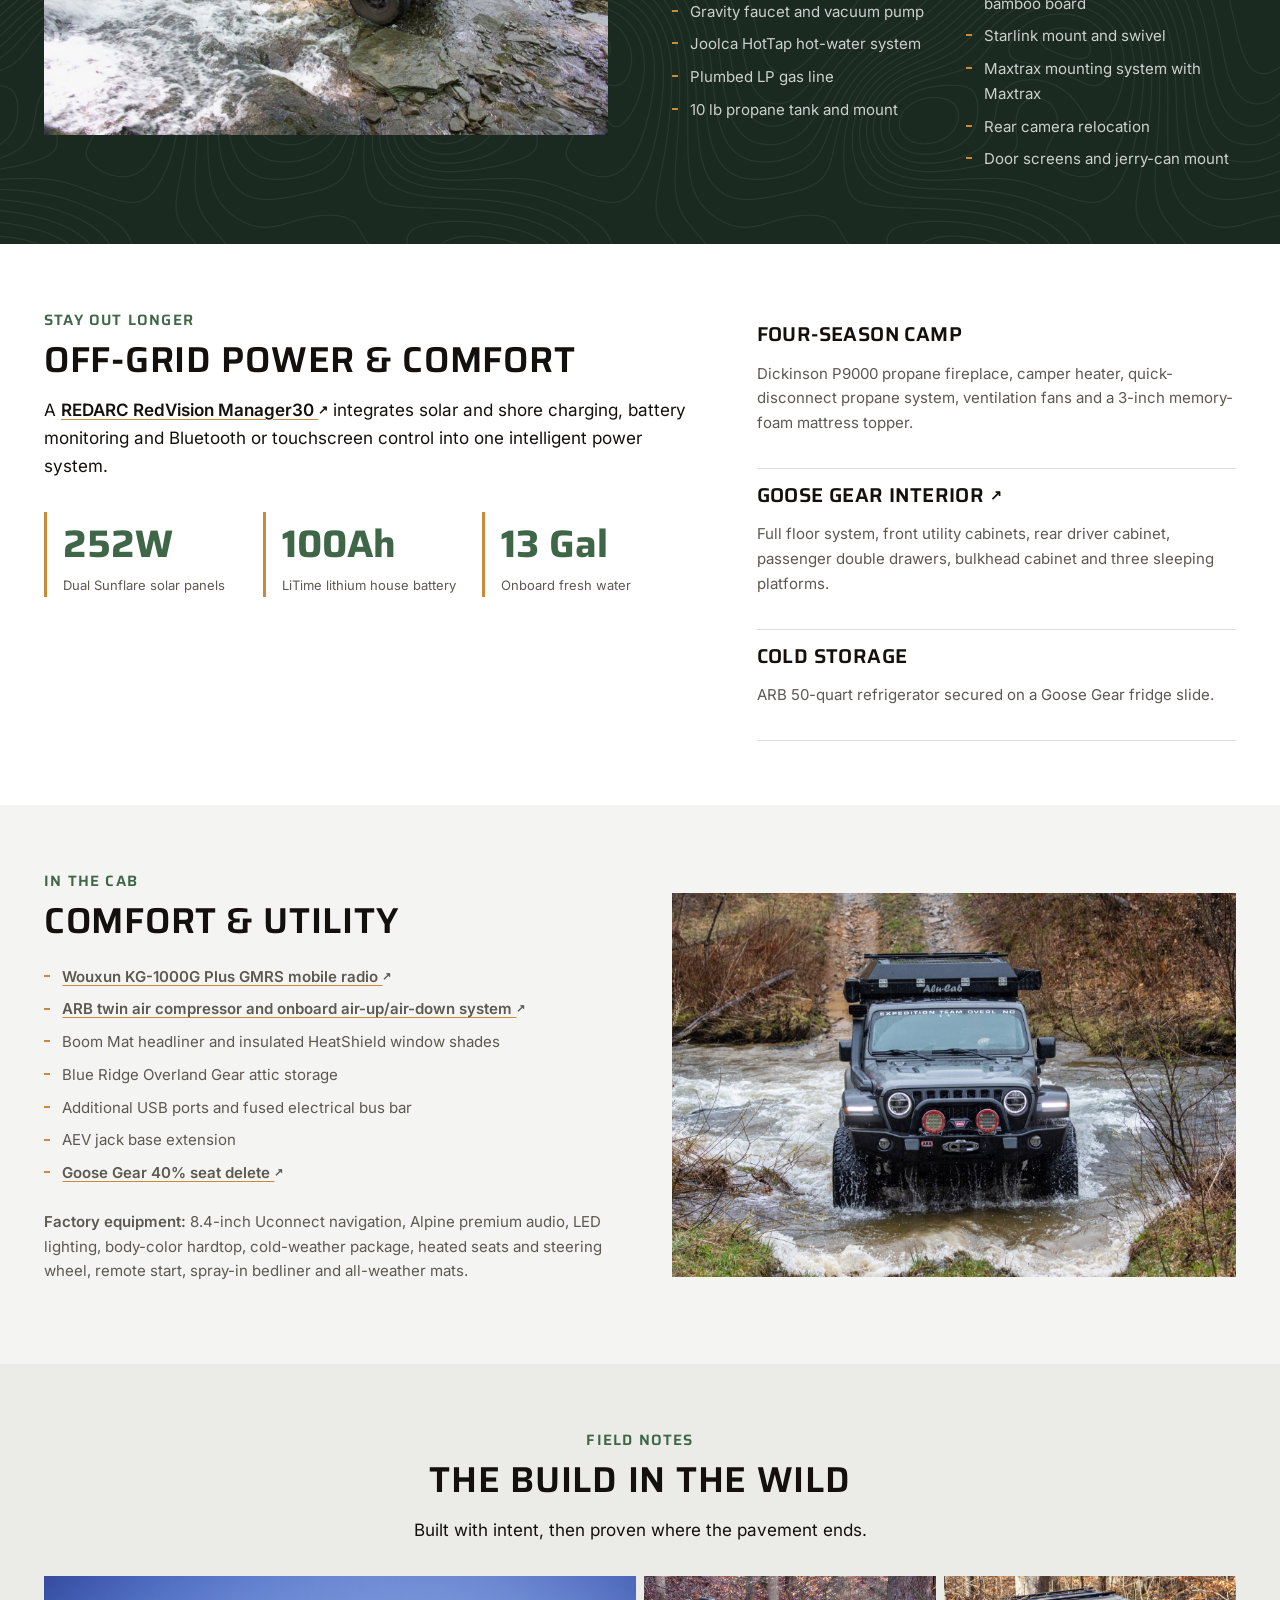
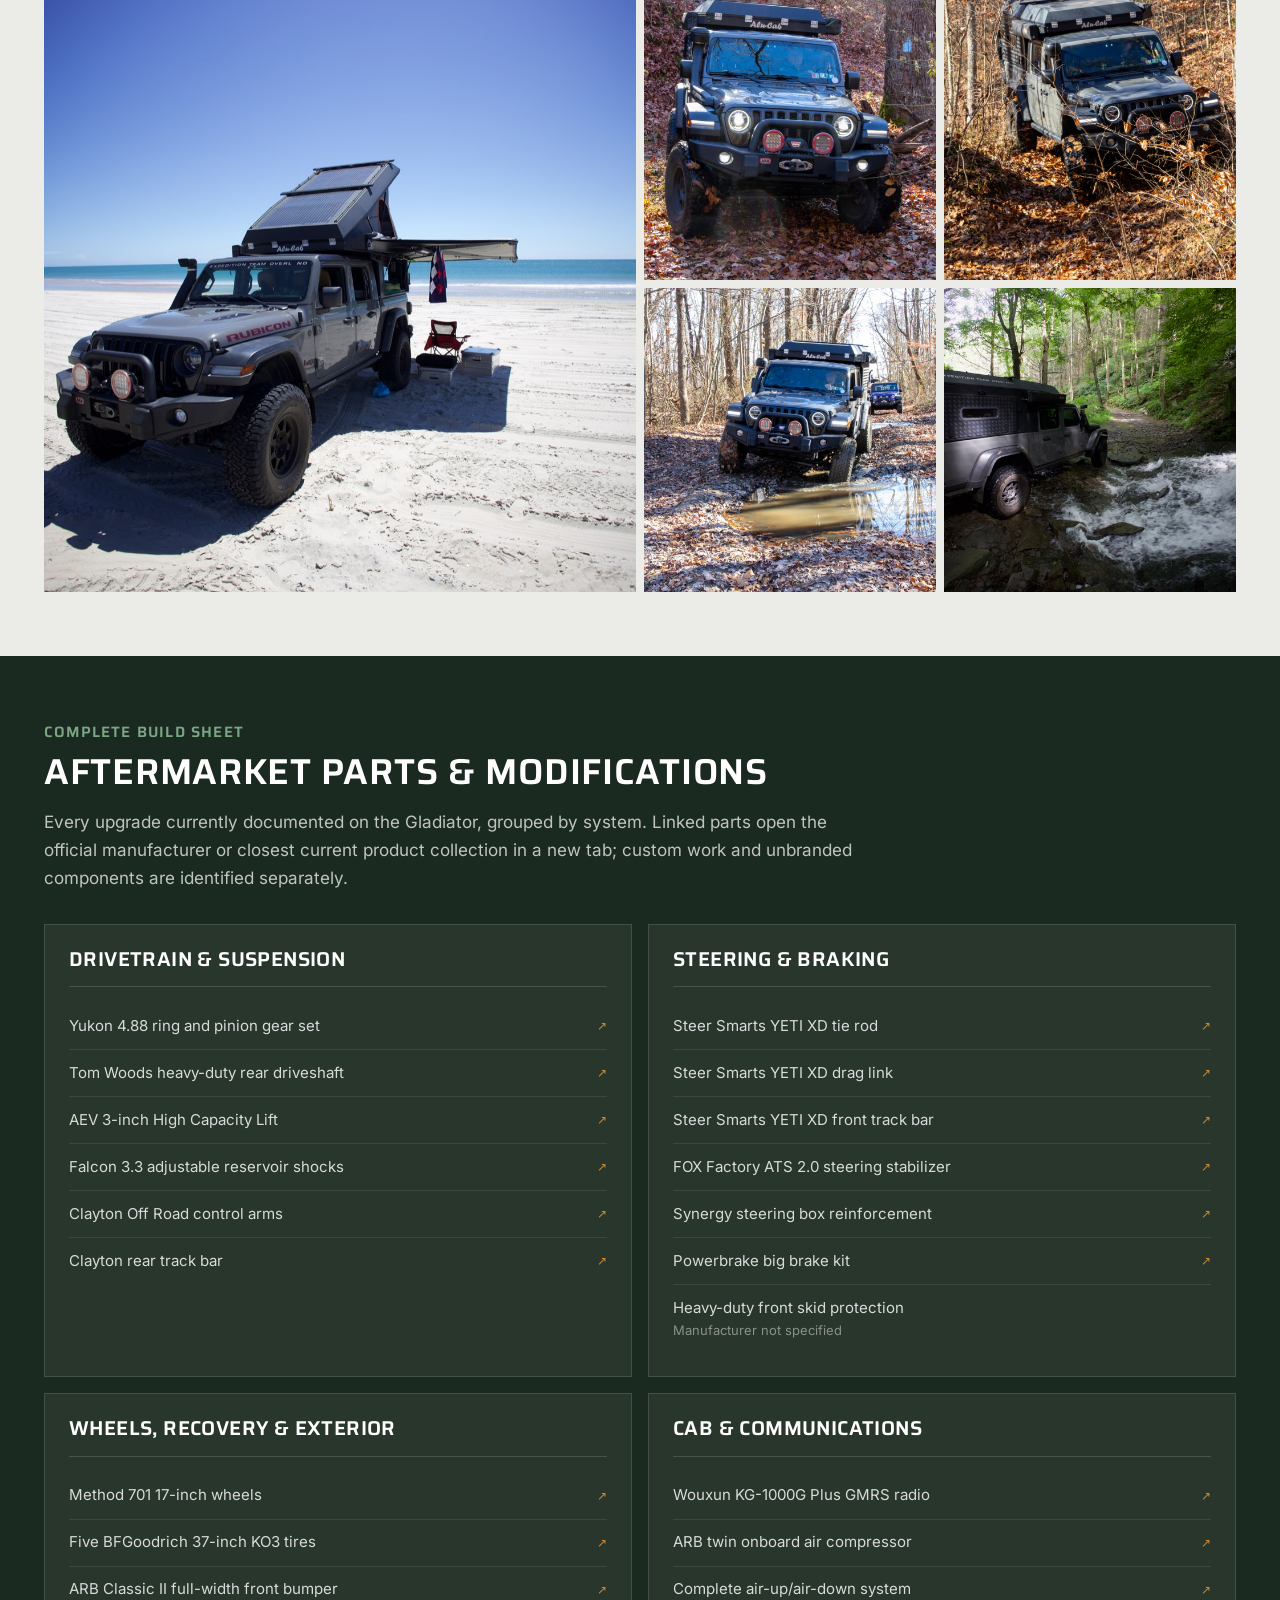
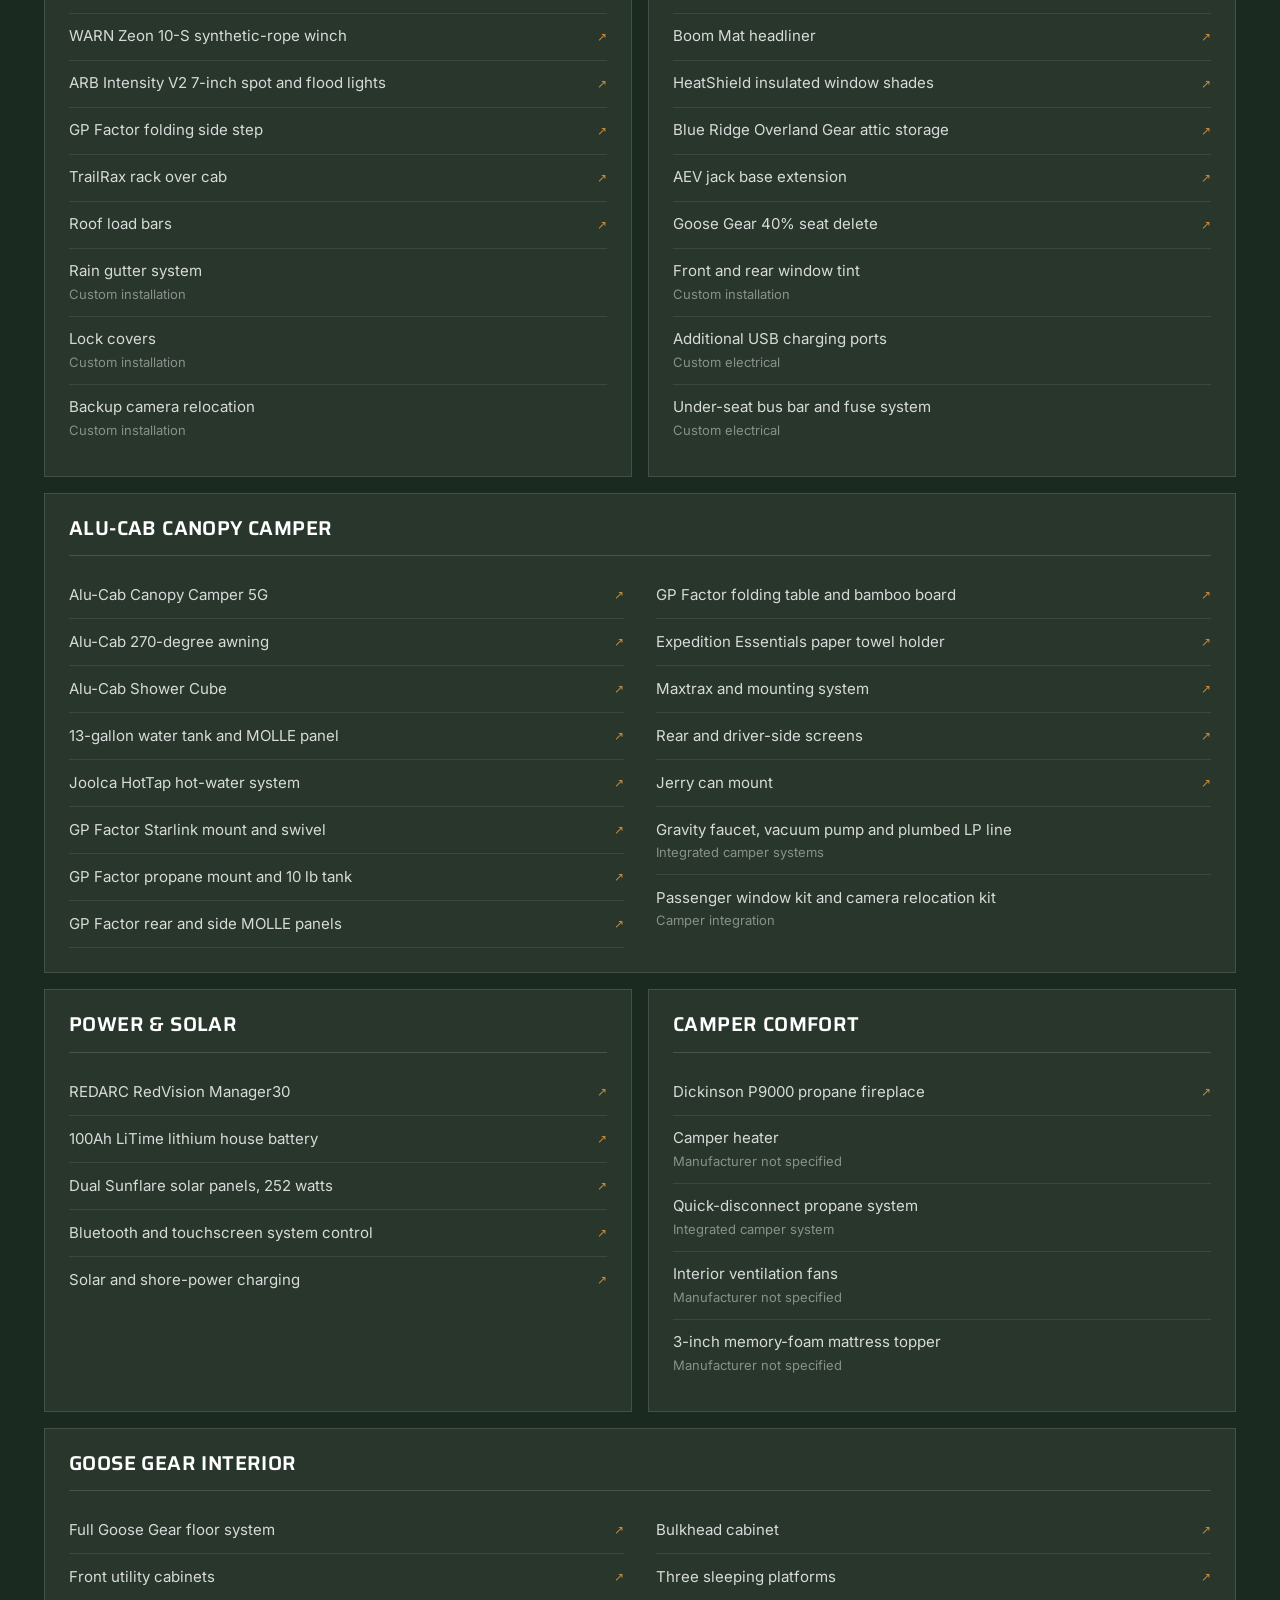
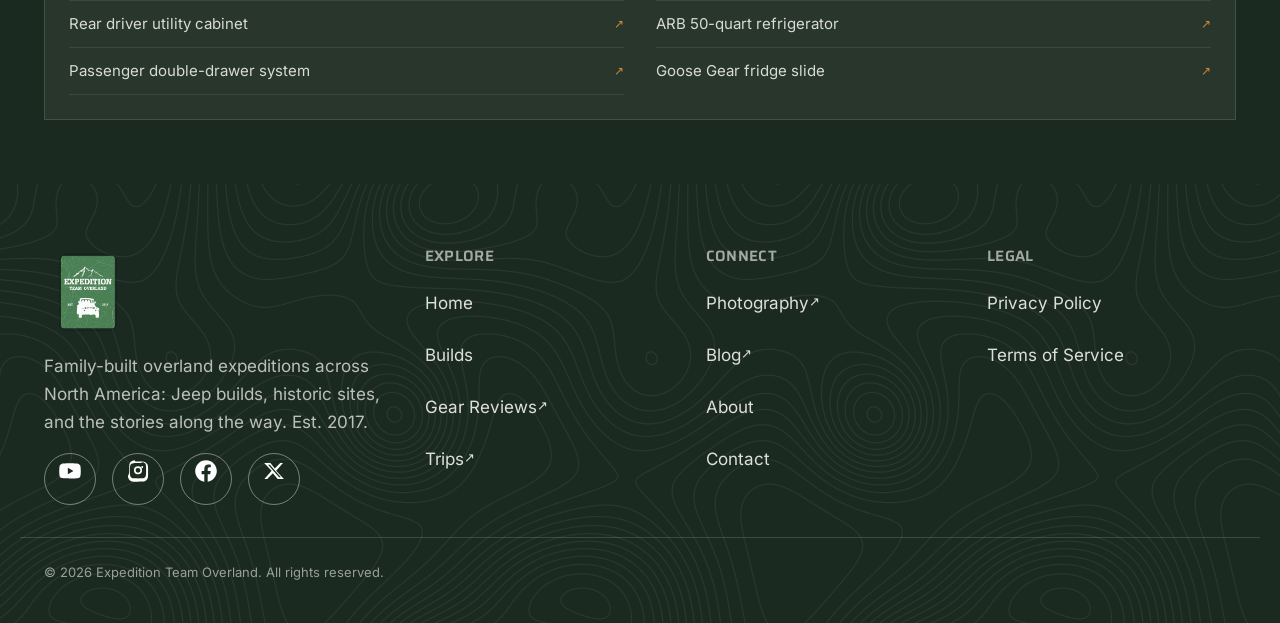
<file: 2020-jeep-gladiator.html>
<!DOCTYPE html>
<html lang="en">
<head>
  <meta charset="UTF-8">
  <meta name="viewport" content="width=device-width, initial-scale=1">
  <title>2020 Jeep Gladiator Rubicon Expedition Build | Expedition Team Overland</title>
  <meta name="description" content="Explore Expedition Team Overland's 2020 Jeep Gladiator Rubicon: a trail-tested build with an Alu-Cab Canopy Camper, REDARC power, Goose Gear storage, AEV suspension and 37-inch tires.">
  <link rel="canonical" href="https://expeditionteamoverland.com/2020-jeep-gladiator.html">
  <meta property="og:type" content="article">
  <meta property="og:title" content="2020 Jeep Gladiator Rubicon Expedition Build">
  <meta property="og:description" content="A fully self-contained overland platform engineered for remote trails and extended off-grid travel.">
  <meta property="og:image" content="https://expeditionteamoverland.com/images/gladiator-hero.jpg">
  <meta property="og:url" content="https://expeditionteamoverland.com/2020-jeep-gladiator.html">
  <meta property="og:site_name" content="Expedition Team Overland">
  <meta name="twitter:card" content="summary_large_image">
  <meta name="twitter:title" content="2020 Jeep Gladiator Rubicon Expedition Build">
  <meta name="twitter:description" content="A fully self-contained overland platform engineered for remote trails and extended off-grid travel.">
  <meta name="twitter:image" content="https://expeditionteamoverland.com/images/gladiator-hero.jpg">
  <link rel="icon" href="favicon.ico" sizes="any">
  <link rel="preload" href="fonts/saira-600.woff2" as="font" type="font/woff2" crossorigin>
  <link rel="preload" href="fonts/inter-400.woff2" as="font" type="font/woff2" crossorigin>
  <link rel="preload" href="images/gladiator-hero.jpg" as="image">
  <link rel="stylesheet" href="css/style.css">
</head>
<body>
  <a class="skip-link" href="#main">Skip to content</a>

  <div class="announcement" id="announcement">
    <div class="announcement__row container">
      <p>
        New on YouTube:
        <a href="https://www.youtube.com/channel/UC2dayC73qo0GwZpo7LAaWFg" target="_blank" rel="noopener noreferrer">
          watch the latest trail footage <span class="external-indicator" aria-hidden="true">&#8599;</span><span class="sr-only">(opens in new tab)</span>
        </a>
      </p>
      <button type="button" class="announcement__close" aria-label="Dismiss this announcement">&times;</button>
    </div>
  </div>

  <header class="site-header">
    <div class="container site-header__row">
      <a href="index.html" class="site-header__logo" aria-label="Expedition Team Overland home">
        <img
          src="images/logo-badge.png"
          srcset="images/logo-badge.png 320w, images/logo-badge@2x.png 640w"
          sizes="176px"
          width="320" height="320"
          alt="Expedition Team Overland badge logo featuring a mountain range and Jeep line art on a green topographic field"
          loading="eager">
        <span class="site-header__logo-text">Expedition Team<span>Overland</span></span>
      </a>

      <button type="button" class="nav-toggle" aria-expanded="false" aria-controls="primary-nav" aria-label="Toggle menu">
        <span class="nav-toggle__bars"></span>
      </button>

      <nav class="primary-nav" id="primary-nav" aria-label="Primary">
        <ul class="primary-nav__list">
          <li><a href="index.html" aria-current="page">Home</a></li>
          <li class="has-dropdown">
            <div class="nav-item-row">
              <a href="2020-jeep-gladiator.html">Builds</a>
              <button type="button" class="nav-dropdown-toggle" aria-expanded="false" aria-controls="builds-dropdown" aria-label="Show build pages">
                <span class="nav-dropdown-toggle__arrow" aria-hidden="true"></span>
              </button>
            </div>
            <ul class="nav-dropdown" id="builds-dropdown">
              <li><a href="2020-jeep-gladiator.html">2020 Jeep Gladiator Rubicon</a></li>
              <li><a href="2018-jeep-wrangler.html">2018 Jeep Wrangler Rubicon Recon</a></li>
              <li><a href="2002-jeep-wrangler.html">2002 Jeep Wrangler Sahara</a></li>
            </ul>
          </li>
          <li><a href="about.html">About</a></li>
          <li><a href="contact.html">Contact</a></li>
          <li>
            <a href="https://expeditionteamoverland.wordpress.com/" target="_blank" rel="noopener noreferrer">
              Blog <span class="primary-nav__external" aria-hidden="true">&#8599;</span><span class="sr-only">(opens in new tab)</span>
            </a>
          </li>
          <li class="has-dropdown">
            <div class="nav-item-row">
              <a href="https://expeditionteamoverland.creator-spring.com/listing/expedition-trans-new-jery-trai?product=345&amp;variation=6355&amp;size=8020" target="_blank" rel="noopener noreferrer">
                Store <span class="primary-nav__external" aria-hidden="true">&#8599;</span><span class="sr-only">(opens in new tab)</span>
              </a>
              <button type="button" class="nav-dropdown-toggle" aria-expanded="false" aria-controls="store-dropdown" aria-label="Show store links">
                <span class="nav-dropdown-toggle__arrow" aria-hidden="true"></span>
              </button>
            </div>
            <ul class="nav-dropdown" id="store-dropdown">
              <li>
                <a href="https://expeditionteamoverland.creator-spring.com/" target="_blank" rel="noopener noreferrer">
                  Apparel <span class="external-indicator" aria-hidden="true">&#8599;</span><span class="sr-only">(opens in new tab)</span>
                </a>
              </li>
              <li>
                <a href="https://www.etsy.com/shop/ETOverland" target="_blank" rel="noopener noreferrer">
                  Stickers/Patches <span class="external-indicator" aria-hidden="true">&#8599;</span><span class="sr-only">(opens in new tab)</span>
                </a>
              </li>
            </ul>
          </li>
          <li>
            <a href="https://www.youtube.com/playlist?list=PLIjkaGrAhd3Y" target="_blank" rel="noopener noreferrer">
              Expeditions <span class="primary-nav__external" aria-hidden="true">&#8599;</span><span class="sr-only">(opens in new tab)</span>
            </a>
          </li>
          <li>
            <a href="https://photos.expeditionteamoverland.com/browse/" target="_blank" rel="noopener noreferrer">
              Photography <span class="primary-nav__external" aria-hidden="true">&#8599;</span><span class="sr-only">(opens in new tab)</span>
            </a>
          </li>
        </ul>
      </nav>
    </div>
  </header>

  <main id="main">
    <section class="build-hero" aria-labelledby="build-title">
      <img class="build-hero__image" src="images/gladiator-hero.jpg" width="2560" height="1920" alt="Aerial view of a Sting Gray Jeep Gladiator Rubicon with its Alu-Cab camper open at a wooded campsite" loading="eager" fetchpriority="high">
      <div class="build-hero__shade" aria-hidden="true"></div>
      <div class="container build-hero__content">
        <span class="build-hero__kicker">The Flagship Rig / 2020</span>
        <h1 id="build-title">Jeep Gladiator Rubicon</h1>
        <p>Built to explore. Engineered to go anywhere.</p>
        <a class="build-hero__jump" href="#build-overview">Explore the build <span aria-hidden="true">&#8595;</span></a>
      </div>
    </section>

    <section class="build-intro" id="build-overview" aria-labelledby="overview-heading">
      <div class="container build-intro__grid">
        <div class="build-intro__copy">
          <span class="eyebrow">Purpose Built</span>
          <h2 id="overview-heading">A Complete Expedition Platform</h2>
          <p class="build-intro__lead">This isn't just a Gladiator. It's a fully self-contained overland vehicle designed for extended off-grid travel without compromise.</p>
          <p>Starting with a Sting Gray 2020 Jeep Gladiator Rubicon, every component was selected to balance reliability, trail capability, comfort and self-sufficiency. More than $100,000 in premium upgrades support everything from weekend escapes to multi-week trips across North America.</p>
        </div>
        <dl class="build-facts" aria-label="Vehicle overview">
          <div><dt>Platform</dt><dd>2020 Jeep Gladiator Rubicon</dd></div>
          <div><dt>Powertrain</dt><dd>3.6L Pentastar V6 / 8-speed automatic</dd></div>
          <div><dt>Drivetrain</dt><dd>4x4 Rubicon / Yukon 4.88 gears</dd></div>
          <div><dt>Exterior</dt><dd>Sting Gray</dd></div>
          <div><dt>Interior</dt><dd>Premium Brown Leather</dd></div>
          <div><dt>Mileage</dt><dd>105,322</dd></div>
        </dl>
      </div>
    </section>

    <section class="build-break build-break--one" aria-label="Gladiator on the trail">
      <div class="container"><p>Trail capability. Camp comfort.<br><strong>One complete system.</strong></p></div>
    </section>

    <section class="section build-systems" aria-labelledby="systems-heading">
      <div class="container">
        <div class="section-heading section-heading--left">
          <span class="eyebrow">Under the Skin</span>
          <h2 id="systems-heading">Trail Systems</h2>
          <p>The mechanical foundation was upgraded with proven components for control, durability and confident recovery in remote terrain.</p>
          <p class="parts-link-note">Linked component names open the manufacturer's website in a new tab.</p>
        </div>
        <div class="build-system-grid">
          <article class="build-system-card"><span class="build-system-card__number">01</span><h3>Drivetrain</h3><ul><li>Yukon 4.88 ring and pinion gears</li><li>Tom Woods heavy-duty rear driveshaft</li></ul></article>
          <article class="build-system-card"><span class="build-system-card__number">02</span><h3>Suspension</h3><ul><li><a class="part-link" href="https://aev-conversions.com/products/dualsport-xp-suspension-system-gladiator-jt" target="_blank" rel="noopener noreferrer">AEV 3-inch High Capacity Lift <span aria-hidden="true">&#8599;</span><span class="sr-only"> (opens in new tab)</span></a></li><li><a class="part-link" href="https://www.falconshocks.com/" target="_blank" rel="noopener noreferrer">Falcon 3.3 adjustable reservoir shocks <span aria-hidden="true">&#8599;</span><span class="sr-only"> (opens in new tab)</span></a></li><li>Clayton control arms and rear track bar</li></ul></article>
          <article class="build-system-card"><span class="build-system-card__number">03</span><h3>Steering</h3><ul><li><a class="part-link" href="https://steersmarts.com/pages/installation" target="_blank" rel="noopener noreferrer">Steer Smarts YETI XD tie rod, drag link and front track bar <span aria-hidden="true">&#8599;</span><span class="sr-only"> (opens in new tab)</span></a></li><li>FOX Factory ATS 2.0 steering stabilizer</li><li>Synergy steering box reinforcement</li></ul></article>
          <article class="build-system-card"><span class="build-system-card__number">04</span><h3>Braking &amp; Armor</h3><ul><li>Powerbrake big brake kit</li><li>Heavy-duty front skid protection</li></ul></article>
          <article class="build-system-card"><span class="build-system-card__number">05</span><h3>Wheels &amp; Tires</h3><ul><li><a class="part-link" href="https://www.methodracewheels.com/blogs/news/701-trail-series-wheel-feature" target="_blank" rel="noopener noreferrer">Method 701 17-inch wheels <span aria-hidden="true">&#8599;</span><span class="sr-only"> (opens in new tab)</span></a></li><li><a class="part-link" href="https://www.bfgoodrichtires.com/auto/tire-highlights/all-terrain-t-a-ko3" target="_blank" rel="noopener noreferrer">Five BFGoodrich 37-inch KO3 tires <span aria-hidden="true">&#8599;</span><span class="sr-only"> (opens in new tab)</span></a></li><li>Four tires with approximately 2,000 miles and a new matching spare</li></ul></article>
          <article class="build-system-card"><span class="build-system-card__number">06</span><h3>Recovery &amp; Lighting</h3><ul><li>ARB Classic II full-width front bumper</li><li><a class="part-link" href="https://www.warn.com/products/zeon-10-s-winch-89611" target="_blank" rel="noopener noreferrer">WARN Zeon 10-S synthetic-rope winch <span aria-hidden="true">&#8599;</span><span class="sr-only"> (opens in new tab)</span></a></li><li>ARB Intensity V2 7-inch spot and flood lights</li><li>GP Factor folding side step</li><li>TrailRax cab rack and roof load bars</li></ul></article>
        </div>
      </div>
    </section>

    <section class="section section--deep build-camper" aria-labelledby="camper-heading">
      <div class="contour-texture" aria-hidden="true"></div>
      <div class="container build-camper__grid">
        <div class="build-camper__image"><img src="images/gladiator-gallery-3.jpg" width="1600" height="1067" alt="Jeep Gladiator with Alu-Cab Canopy Camper crossing a rocky creek beside a waterfall" loading="lazy"></div>
        <div>
          <span class="eyebrow">Basecamp</span>
          <h2 id="camper-heading"><a class="part-link part-link--heading" href="https://www.alu-cab.com/products/alu-cab-canopy-camper-deluxe/" target="_blank" rel="noopener noreferrer">Alu-Cab Canopy Camper 5G <span aria-hidden="true">&#8599;</span><span class="sr-only"> (opens in new tab)</span></a></h2>
          <p>The centerpiece of the build turns the Gladiator into a capable expedition camp, with fast shelter, water, shade and modular exterior storage.</p>
          <div class="equipment-columns">
            <ul><li>270-degree awning</li><li>Shower Cube</li><li>13-gallon water tank</li><li>Gravity faucet and vacuum pump</li><li>Joolca HotTap hot-water system</li><li>Plumbed LP gas line</li><li>10 lb propane tank and mount</li></ul>
            <ul><li>Side access and rear doors</li><li>GP Factor MOLLE panels</li><li>Stainless folding table with bamboo board</li><li>Starlink mount and swivel</li><li>Maxtrax mounting system with Maxtrax</li><li>Rear camera relocation</li><li>Door screens and jerry-can mount</li></ul>
          </div>
        </div>
      </div>
    </section>

    <section class="section power-section" aria-labelledby="power-heading">
      <div class="container power-section__grid">
        <div>
          <span class="eyebrow">Stay Out Longer</span>
          <h2 id="power-heading">Off-Grid Power &amp; Comfort</h2>
          <p>A <a class="part-link" href="https://www.redarcelectronics.com/eu/12v-80a-manager30-total-vehicle-management-system" target="_blank" rel="noopener noreferrer">REDARC RedVision Manager30 <span aria-hidden="true">&#8599;</span><span class="sr-only"> (opens in new tab)</span></a> integrates solar and shore charging, battery monitoring and Bluetooth or touchscreen control into one intelligent power system.</p>
          <dl class="power-stats">
            <div><dt>252W</dt><dd>Dual Sunflare solar panels</dd></div>
            <div><dt>100Ah</dt><dd>LiTime lithium house battery</dd></div>
            <div><dt>13 Gal</dt><dd>Onboard fresh water</dd></div>
          </dl>
        </div>
        <div class="build-detail-list">
          <article><h3>Four-Season Camp</h3><p>Dickinson P9000 propane fireplace, camper heater, quick-disconnect propane system, ventilation fans and a 3-inch memory-foam mattress topper.</p></article>
          <article><h3><a class="part-link part-link--heading" href="https://www.goose-gear.com/pages/jeep-gladiator" target="_blank" rel="noopener noreferrer">Goose Gear Interior <span aria-hidden="true">&#8599;</span><span class="sr-only"> (opens in new tab)</span></a></h3><p>Full floor system, front utility cabinets, rear driver cabinet, passenger double drawers, bulkhead cabinet and three sleeping platforms.</p></article>
          <article><h3>Cold Storage</h3><p>ARB 50-quart refrigerator secured on a Goose Gear fridge slide.</p></article>
        </div>
      </div>
    </section>

    <section class="section section--alt" aria-labelledby="cockpit-heading">
      <div class="container build-camper__grid build-camper__grid--reverse">
        <div class="build-camper__image"><img src="images/gladiator-gallery-7.jpg" width="1600" height="1067" alt="Detailed view of the expedition-equipped Jeep Gladiator" loading="lazy"></div>
        <div>
          <span class="eyebrow">In the Cab</span>
          <h2 id="cockpit-heading">Comfort &amp; Utility</h2>
          <ul class="check-list">
            <li><a class="part-link" href="https://www.wouxun.com/radios/KG-1000G-PLUS.aspx" target="_blank" rel="noopener noreferrer">Wouxun KG-1000G Plus GMRS mobile radio <span aria-hidden="true">&#8599;</span><span class="sr-only"> (opens in new tab)</span></a></li><li><a class="part-link" href="https://store.arbusa.com/air-systems/air-compressors/" target="_blank" rel="noopener noreferrer">ARB twin air compressor and onboard air-up/air-down system <span aria-hidden="true">&#8599;</span><span class="sr-only"> (opens in new tab)</span></a></li><li>Boom Mat headliner and insulated HeatShield window shades</li><li>Blue Ridge Overland Gear attic storage</li><li>Additional USB ports and fused electrical bus bar</li><li>AEV jack base extension</li><li><a class="part-link" href="https://www.goose-gear.com/pages/jeep-gladiator" target="_blank" rel="noopener noreferrer">Goose Gear 40% seat delete <span aria-hidden="true">&#8599;</span><span class="sr-only"> (opens in new tab)</span></a></li>
          </ul>
          <p class="factory-note"><strong>Factory equipment:</strong> 8.4-inch Uconnect navigation, Alpine premium audio, LED lighting, body-color hardtop, cold-weather package, heated seats and steering wheel, remote start, spray-in bedliner and all-weather mats.</p>
        </div>
      </div>
    </section>

    <section class="section gallery-section" aria-labelledby="gallery-heading">
      <div class="container">
        <div class="section-heading"><span class="eyebrow">Field Notes</span><h2 id="gallery-heading">The Build in the Wild</h2><p>Built with intent, then proven where the pavement ends.</p></div>
        <div class="build-gallery">
          <figure class="build-gallery__wide"><img src="images/gladiator-gallery-1.jpg" width="1600" height="1067" alt="Jeep Gladiator expedition build traveling through rugged terrain" loading="lazy"></figure>
          <figure><img src="images/gladiator-gallery-4.jpg" width="1600" height="1067" alt="Jeep Gladiator Rubicon on an overland trip" loading="lazy"></figure>
          <figure><img src="images/gladiator-gallery-5.jpg" width="1600" height="1067" alt="Detail of the equipped Jeep Gladiator" loading="lazy"></figure>
          <figure><img src="images/gladiator-gallery-6.jpg" width="1600" height="1067" alt="Gladiator expedition camper setup in the field" loading="lazy"></figure>
          <figure><img src="images/gladiator-gallery-2.jpg" width="1600" height="1067" alt="2020 Jeep Gladiator Rubicon expedition vehicle" loading="lazy"></figure>
        </div>
      </div>
    </section>

    <section class="section modifications" aria-labelledby="modifications-heading">
      <div class="container">
        <div class="section-heading section-heading--left modifications__intro">
          <span class="eyebrow">Complete Build Sheet</span>
          <h2 id="modifications-heading">Aftermarket Parts &amp; Modifications</h2>
          <p>Every upgrade currently documented on the Gladiator, grouped by system. Linked parts open the official manufacturer or closest current product collection in a new tab; custom work and unbranded components are identified separately.</p>
        </div>

        <div class="modifications__grid">
          <article class="mod-group">
            <h3>Drivetrain &amp; Suspension</h3>
            <ul>
              <li><a href="https://www.yukongear.com/blogs/blog/tsjl" target="_blank" rel="noopener noreferrer"><span>Yukon 4.88 ring and pinion gear set</span><span aria-hidden="true">&#8599;</span></a></li>
              <li><a href="https://4xshaft.com/" target="_blank" rel="noopener noreferrer"><span>Tom Woods heavy-duty rear driveshaft</span><span aria-hidden="true">&#8599;</span></a></li>
              <li><a href="https://aev-conversions.com/products/dualsport-xp-suspension-system-gladiator-jt" target="_blank" rel="noopener noreferrer"><span>AEV 3-inch High Capacity Lift</span><span aria-hidden="true">&#8599;</span></a></li>
              <li><a href="https://www.falconshocks.com/" target="_blank" rel="noopener noreferrer"><span>Falcon 3.3 adjustable reservoir shocks</span><span aria-hidden="true">&#8599;</span></a></li>
              <li><a href="https://claytonoffroad.com/products/jeep-gladiator-short-control-arm-kit-2020-jt" target="_blank" rel="noopener noreferrer"><span>Clayton Off Road control arms</span><span aria-hidden="true">&#8599;</span></a></li>
              <li><a href="https://claytonoffroad.com/pages/tech-info" target="_blank" rel="noopener noreferrer"><span>Clayton rear track bar</span><span aria-hidden="true">&#8599;</span></a></li>
            </ul>
          </article>

          <article class="mod-group">
            <h3>Steering &amp; Braking</h3>
            <ul>
              <li><a href="https://steersmarts.com/pages/installation" target="_blank" rel="noopener noreferrer"><span>Steer Smarts YETI XD tie rod</span><span aria-hidden="true">&#8599;</span></a></li>
              <li><a href="https://steersmarts.com/pages/installation" target="_blank" rel="noopener noreferrer"><span>Steer Smarts YETI XD drag link</span><span aria-hidden="true">&#8599;</span></a></li>
              <li><a href="https://steersmarts.com/pages/installation" target="_blank" rel="noopener noreferrer"><span>Steer Smarts YETI XD front track bar</span><span aria-hidden="true">&#8599;</span></a></li>
              <li><a href="https://www.ridefox.com/" target="_blank" rel="noopener noreferrer"><span>FOX Factory ATS 2.0 steering stabilizer</span><span aria-hidden="true">&#8599;</span></a></li>
              <li><a href="https://www.synergymfg.com/synergy-2018-plus-jeep-jl-jlu-jt-front-track-bar-and-sector-shaft-brace" target="_blank" rel="noopener noreferrer"><span>Synergy steering box reinforcement</span><span aria-hidden="true">&#8599;</span></a></li>
              <li><a href="https://powerbrake.us/product/jeep-gladiator-x-line-big-brake-kit/" target="_blank" rel="noopener noreferrer"><span>Powerbrake big brake kit</span><span aria-hidden="true">&#8599;</span></a></li>
              <li class="mod-group__custom"><span>Heavy-duty front skid protection</span><small>Manufacturer not specified</small></li>
            </ul>
          </article>

          <article class="mod-group">
            <h3>Wheels, Recovery &amp; Exterior</h3>
            <ul>
              <li><a href="https://www.methodracewheels.com/blogs/news/701-trail-series-wheel-feature" target="_blank" rel="noopener noreferrer"><span>Method 701 17-inch wheels</span><span aria-hidden="true">&#8599;</span></a></li>
              <li><a href="https://www.bfgoodrichtires.com/auto/tire-highlights/all-terrain-t-a-ko3" target="_blank" rel="noopener noreferrer"><span>Five BFGoodrich 37-inch KO3 tires</span><span aria-hidden="true">&#8599;</span></a></li>
              <li><a href="https://store.arbusa.com/" target="_blank" rel="noopener noreferrer"><span>ARB Classic II full-width front bumper</span><span aria-hidden="true">&#8599;</span></a></li>
              <li><a href="https://www.warn.com/products/zeon-10-s-winch-89611" target="_blank" rel="noopener noreferrer"><span>WARN Zeon 10-S synthetic-rope winch</span><span aria-hidden="true">&#8599;</span></a></li>
              <li><a href="https://store.arbusa.com/lighting/driving-lights/arb-intensity-v2/" target="_blank" rel="noopener noreferrer"><span>ARB Intensity V2 7-inch spot and flood lights</span><span aria-hidden="true">&#8599;</span></a></li>
              <li><a href="https://gp-factor.com/" target="_blank" rel="noopener noreferrer"><span>GP Factor folding side step</span><span aria-hidden="true">&#8599;</span></a></li>
              <li><a href="https://trailrax.com/products/trailrax-modular-roof-rack-for-the-jeep-gladiator" target="_blank" rel="noopener noreferrer"><span>TrailRax rack over cab</span><span aria-hidden="true">&#8599;</span></a></li>
              <li><a href="https://www.alu-cab.com/products/load-bars/" target="_blank" rel="noopener noreferrer"><span>Roof load bars</span><span aria-hidden="true">&#8599;</span></a></li>
              <li class="mod-group__custom"><span>Rain gutter system</span><small>Custom installation</small></li>
              <li class="mod-group__custom"><span>Lock covers</span><small>Custom installation</small></li>
              <li class="mod-group__custom"><span>Backup camera relocation</span><small>Custom installation</small></li>
            </ul>
          </article>

          <article class="mod-group">
            <h3>Cab &amp; Communications</h3>
            <ul>
              <li><a href="https://www.wouxun.com/radios/KG-1000G-PLUS.aspx" target="_blank" rel="noopener noreferrer"><span>Wouxun KG-1000G Plus GMRS radio</span><span aria-hidden="true">&#8599;</span></a></li>
              <li><a href="https://store.arbusa.com/air-systems/air-compressors/" target="_blank" rel="noopener noreferrer"><span>ARB twin onboard air compressor</span><span aria-hidden="true">&#8599;</span></a></li>
              <li><a href="https://store.arbusa.com/air-systems/air-compressors/" target="_blank" rel="noopener noreferrer"><span>Complete air-up/air-down system</span><span aria-hidden="true">&#8599;</span></a></li>
              <li><a href="https://designengineering.com/" target="_blank" rel="noopener noreferrer"><span>Boom Mat headliner</span><span aria-hidden="true">&#8599;</span></a></li>
              <li><a href="https://www.heatshieldstore.com/" target="_blank" rel="noopener noreferrer"><span>HeatShield insulated window shades</span><span aria-hidden="true">&#8599;</span></a></li>
              <li><a href="https://www.blueridgeoverlandgear.com/" target="_blank" rel="noopener noreferrer"><span>Blue Ridge Overland Gear attic storage</span><span aria-hidden="true">&#8599;</span></a></li>
              <li><a href="https://aev-conversions.com/collections/jt-gladiator" target="_blank" rel="noopener noreferrer"><span>AEV jack base extension</span><span aria-hidden="true">&#8599;</span></a></li>
              <li><a href="https://www.goose-gear.com/pages/jeep-gladiator" target="_blank" rel="noopener noreferrer"><span>Goose Gear 40% seat delete</span><span aria-hidden="true">&#8599;</span></a></li>
              <li class="mod-group__custom"><span>Front and rear window tint</span><small>Custom installation</small></li>
              <li class="mod-group__custom"><span>Additional USB charging ports</span><small>Custom electrical</small></li>
              <li class="mod-group__custom"><span>Under-seat bus bar and fuse system</span><small>Custom electrical</small></li>
            </ul>
          </article>

          <article class="mod-group mod-group--wide">
            <h3>Alu-Cab Canopy Camper</h3>
            <ul>
              <li><a href="https://www.alu-cab.com/products/alu-cab-canopy-camper-deluxe/" target="_blank" rel="noopener noreferrer"><span>Alu-Cab Canopy Camper 5G</span><span aria-hidden="true">&#8599;</span></a></li>
              <li><a href="https://www.alu-cab.com/productcategories/shadow-awnings/" target="_blank" rel="noopener noreferrer"><span>Alu-Cab 270-degree awning</span><span aria-hidden="true">&#8599;</span></a></li>
              <li><a href="https://www.alu-cab.com/products/shower-cube/" target="_blank" rel="noopener noreferrer"><span>Alu-Cab Shower Cube</span><span aria-hidden="true">&#8599;</span></a></li>
              <li><a href="https://www.alu-cab.com/productcategories/canopy-camper-accessories/" target="_blank" rel="noopener noreferrer"><span>13-gallon water tank and MOLLE panel</span><span aria-hidden="true">&#8599;</span></a></li>
              <li><a href="https://www.joolca.com/products/hottap-v2" target="_blank" rel="noopener noreferrer"><span>Joolca HotTap hot-water system</span><span aria-hidden="true">&#8599;</span></a></li>
              <li><a href="https://gp-factor.com/collections/starlink" target="_blank" rel="noopener noreferrer"><span>GP Factor Starlink mount and swivel</span><span aria-hidden="true">&#8599;</span></a></li>
              <li><a href="https://gp-factor.com/" target="_blank" rel="noopener noreferrer"><span>GP Factor propane mount and 10 lb tank</span><span aria-hidden="true">&#8599;</span></a></li>
              <li><a href="https://gp-factor.com/collections/alu-cab-products" target="_blank" rel="noopener noreferrer"><span>GP Factor rear and side MOLLE panels</span><span aria-hidden="true">&#8599;</span></a></li>
              <li><a href="https://gp-factor.com/collections/tables" target="_blank" rel="noopener noreferrer"><span>GP Factor folding table and bamboo board</span><span aria-hidden="true">&#8599;</span></a></li>
              <li><a href="https://expeditionessentials.com/collections/all" target="_blank" rel="noopener noreferrer"><span>Expedition Essentials paper towel holder</span><span aria-hidden="true">&#8599;</span></a></li>
              <li><a href="https://maxtraxus.com/" target="_blank" rel="noopener noreferrer"><span>Maxtrax and mounting system</span><span aria-hidden="true">&#8599;</span></a></li>
              <li><a href="https://www.alu-cab.com/productcategories/canopy-camper-accessories/" target="_blank" rel="noopener noreferrer"><span>Rear and driver-side screens</span><span aria-hidden="true">&#8599;</span></a></li>
              <li><a href="https://www.alu-cab.com/productcategories/canopy-camper-accessories/" target="_blank" rel="noopener noreferrer"><span>Jerry can mount</span><span aria-hidden="true">&#8599;</span></a></li>
              <li class="mod-group__custom"><span>Gravity faucet, vacuum pump and plumbed LP line</span><small>Integrated camper systems</small></li>
              <li class="mod-group__custom"><span>Passenger window kit and camera relocation kit</span><small>Camper integration</small></li>
            </ul>
          </article>

          <article class="mod-group">
            <h3>Power &amp; Solar</h3>
            <ul>
              <li><a href="https://www.redarcelectronics.com/eu/12v-80a-manager30-total-vehicle-management-system" target="_blank" rel="noopener noreferrer"><span>REDARC RedVision Manager30</span><span aria-hidden="true">&#8599;</span></a></li>
              <li><a href="https://www.litime.com/" target="_blank" rel="noopener noreferrer"><span>100Ah LiTime lithium house battery</span><span aria-hidden="true">&#8599;</span></a></li>
              <li><a href="https://www.sunflaresolar.com/products" target="_blank" rel="noopener noreferrer"><span>Dual Sunflare solar panels, 252 watts</span><span aria-hidden="true">&#8599;</span></a></li>
              <li><a href="https://www.redarcelectronics.com/eu/12v-80a-manager30-total-vehicle-management-system" target="_blank" rel="noopener noreferrer"><span>Bluetooth and touchscreen system control</span><span aria-hidden="true">&#8599;</span></a></li>
              <li><a href="https://www.redarcelectronics.com/us/battery-chargers" target="_blank" rel="noopener noreferrer"><span>Solar and shore-power charging</span><span aria-hidden="true">&#8599;</span></a></li>
            </ul>
          </article>

          <article class="mod-group">
            <h3>Camper Comfort</h3>
            <ul>
              <li><a href="https://dickinsonmarine.com/collections/best-sellers" target="_blank" rel="noopener noreferrer"><span>Dickinson P9000 propane fireplace</span><span aria-hidden="true">&#8599;</span></a></li>
              <li class="mod-group__custom"><span>Camper heater</span><small>Manufacturer not specified</small></li>
              <li class="mod-group__custom"><span>Quick-disconnect propane system</span><small>Integrated camper system</small></li>
              <li class="mod-group__custom"><span>Interior ventilation fans</span><small>Manufacturer not specified</small></li>
              <li class="mod-group__custom"><span>3-inch memory-foam mattress topper</span><small>Manufacturer not specified</small></li>
            </ul>
          </article>

          <article class="mod-group mod-group--wide">
            <h3>Goose Gear Interior</h3>
            <ul>
              <li><a href="https://www.goose-gear.com/collections/plate-systems" target="_blank" rel="noopener noreferrer"><span>Full Goose Gear floor system</span><span aria-hidden="true">&#8599;</span></a></li>
              <li><a href="https://www.goose-gear.com/pages/jeep-gladiator" target="_blank" rel="noopener noreferrer"><span>Front utility cabinets</span><span aria-hidden="true">&#8599;</span></a></li>
              <li><a href="https://www.goose-gear.com/pages/jeep-gladiator" target="_blank" rel="noopener noreferrer"><span>Rear driver utility cabinet</span><span aria-hidden="true">&#8599;</span></a></li>
              <li><a href="https://www.goose-gear.com/collections/drawer-modules" target="_blank" rel="noopener noreferrer"><span>Passenger double-drawer system</span><span aria-hidden="true">&#8599;</span></a></li>
              <li><a href="https://www.goose-gear.com/pages/jeep-gladiator" target="_blank" rel="noopener noreferrer"><span>Bulkhead cabinet</span><span aria-hidden="true">&#8599;</span></a></li>
              <li><a href="https://www.goose-gear.com/collections/sleeping-platforms" target="_blank" rel="noopener noreferrer"><span>Three sleeping platforms</span><span aria-hidden="true">&#8599;</span></a></li>
              <li><a href="https://store.arbusa.com/" target="_blank" rel="noopener noreferrer"><span>ARB 50-quart refrigerator</span><span aria-hidden="true">&#8599;</span></a></li>
              <li><a href="https://www.goose-gear.com/pages/jeep-gladiator" target="_blank" rel="noopener noreferrer"><span>Goose Gear fridge slide</span><span aria-hidden="true">&#8599;</span></a></li>
            </ul>
          </article>
        </div>
      </div>
    </section>

  </main>

  <footer class="site-footer">
    <div class="contour-texture" aria-hidden="true"></div>
    <div class="container site-footer__top">
      <div class="site-footer__brand">
        <img src="images/logo-badge.png" width="320" height="320" alt="Expedition Team Overland badge logo" loading="lazy">
        <p>Family-built overland expeditions across North America: Jeep builds, historic sites, and the stories along the way. Est. 2017.</p>
        <ul class="site-footer__social">
          <li>
            <a href="https://www.youtube.com/channel/UC2dayC73qo0GwZpo7LAaWFg" target="_blank" rel="noopener noreferrer" aria-label="Expedition Team Overland on YouTube (opens in new tab)">
              <img src="images/social/youtube-white.svg" width="30" height="30" alt="" aria-hidden="true">
            </a>
          </li>
          <li>
            <a href="https://www.instagram.com/expeditionteamoverland" target="_blank" rel="noopener noreferrer" aria-label="Expedition Team Overland on Instagram (opens in new tab)">
              <img src="images/social/instagram-white.svg" width="30" height="30" alt="" aria-hidden="true">
            </a>
          </li>
          <li>
            <a href="https://www.facebook.com/ExpeditionTeamOverland" target="_blank" rel="noopener noreferrer" aria-label="Expedition Team Overland on Facebook (opens in new tab)">
              <img src="images/social/facebook-white.svg" width="30" height="30" alt="" aria-hidden="true">
            </a>
          </li>
          <li>
            <a href="https://twitter.com/ExpoTeamOverlnd" target="_blank" rel="noopener noreferrer" aria-label="Expedition Team Overland on X (opens in new tab)">
              <img src="images/social/x-white.svg" width="30" height="30" alt="" aria-hidden="true">
            </a>
          </li>
        </ul>
      </div>

      <nav aria-label="Explore">
        <h2>Explore</h2>
        <ul class="site-footer__list">
          <li><a href="index.html">Home</a></li>
          <li><a href="2020-jeep-gladiator.html">Builds</a></li>
          <li>
            <a href="https://www.youtube.com/watch?v=QaDLbdat7cs&amp;list=PLrDfoJMItwEyZWz5cInirH5OCqF7586Q1" target="_blank" rel="noopener noreferrer">
              Gear Reviews <span class="external-indicator" aria-hidden="true">&#8599;</span><span class="sr-only">(opens in new tab)</span>
            </a>
          </li>
          <li>
            <a href="https://www.youtube.com/playlist?list=PLIjkaGrAhd3Y" target="_blank" rel="noopener noreferrer">
              Trips <span class="external-indicator" aria-hidden="true">&#8599;</span><span class="sr-only">(opens in new tab)</span>
            </a>
          </li>
        </ul>
      </nav>

      <nav aria-label="Connect">
        <h2>Connect</h2>
        <ul class="site-footer__list">
          <li>
            <a href="https://photos.expeditionteamoverland.com/browse/" target="_blank" rel="noopener noreferrer">
              Photography <span class="external-indicator" aria-hidden="true">&#8599;</span><span class="sr-only">(opens in new tab)</span>
            </a>
          </li>
          <li>
            <a href="https://expeditionteamoverland.wordpress.com/" target="_blank" rel="noopener noreferrer">
              Blog <span class="external-indicator" aria-hidden="true">&#8599;</span><span class="sr-only">(opens in new tab)</span>
            </a>
          </li>
          <li><a href="about.html">About</a></li>
          <li><a href="contact.html">Contact</a></li>
        </ul>
      </nav>

      <nav aria-label="Legal">
        <h2>Legal</h2>
        <ul class="site-footer__list">
          <li><a href="privacy.html">Privacy Policy</a></li>
          <li><a href="terms.html">Terms of Service</a></li>
        </ul>
      </nav>
    </div>

    <div class="container site-footer__bottom">
      <p>&copy; 2026 Expedition Team Overland. All rights reserved.</p>
    </div>
  </footer>

  <script src="js/main.js" defer></script>
</body>
</html>
</file>
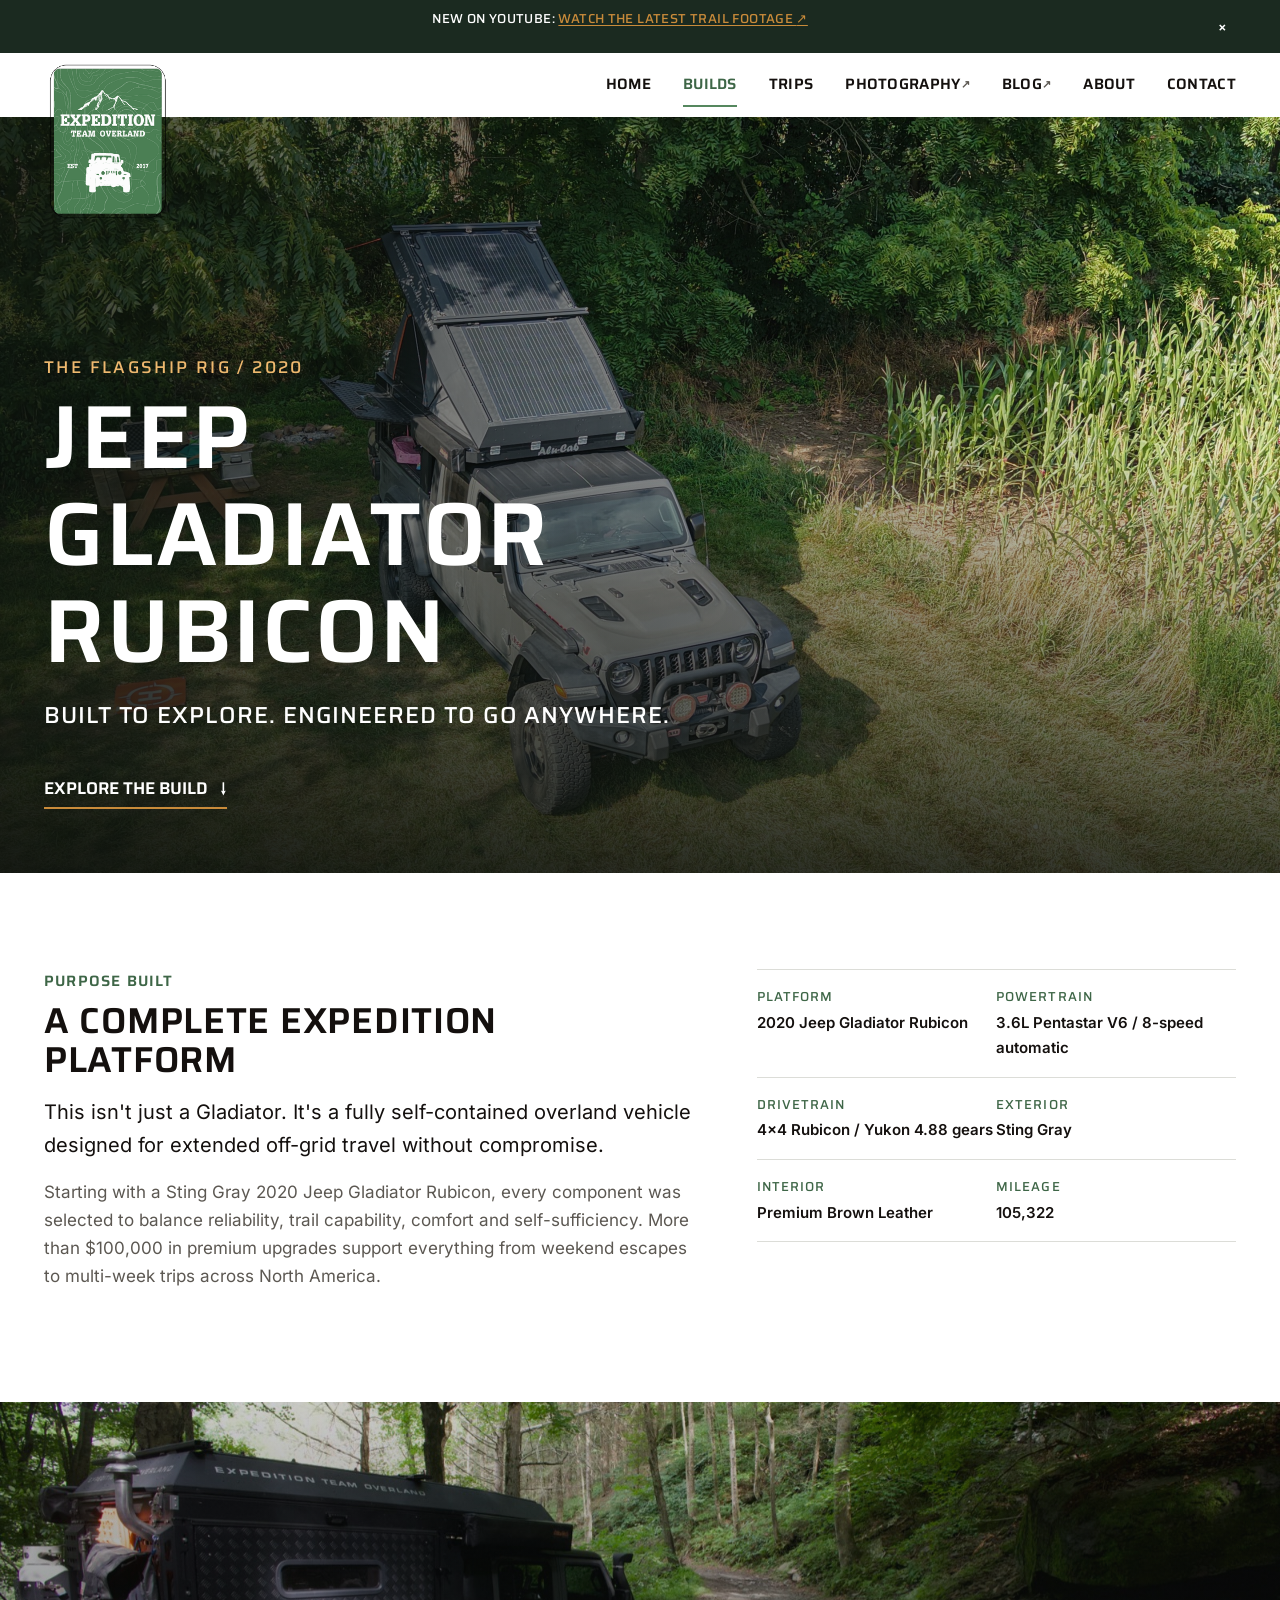
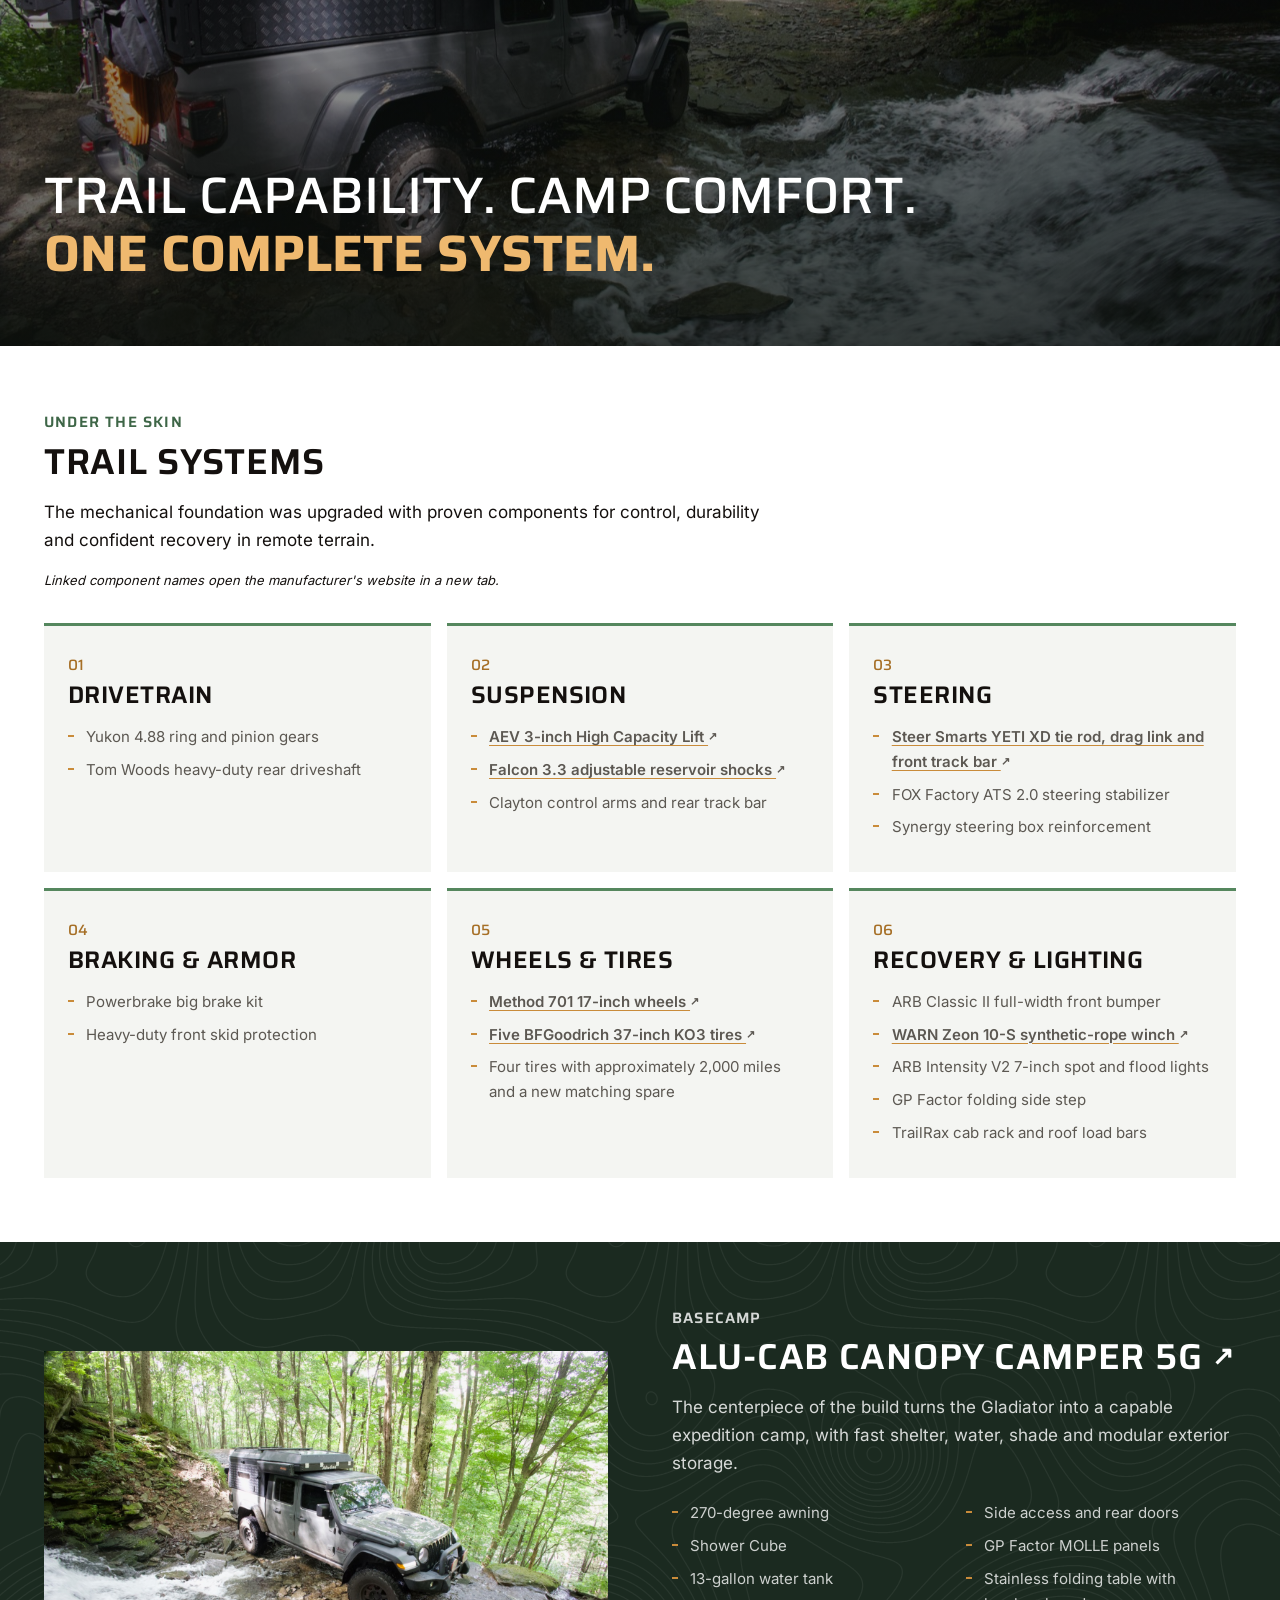
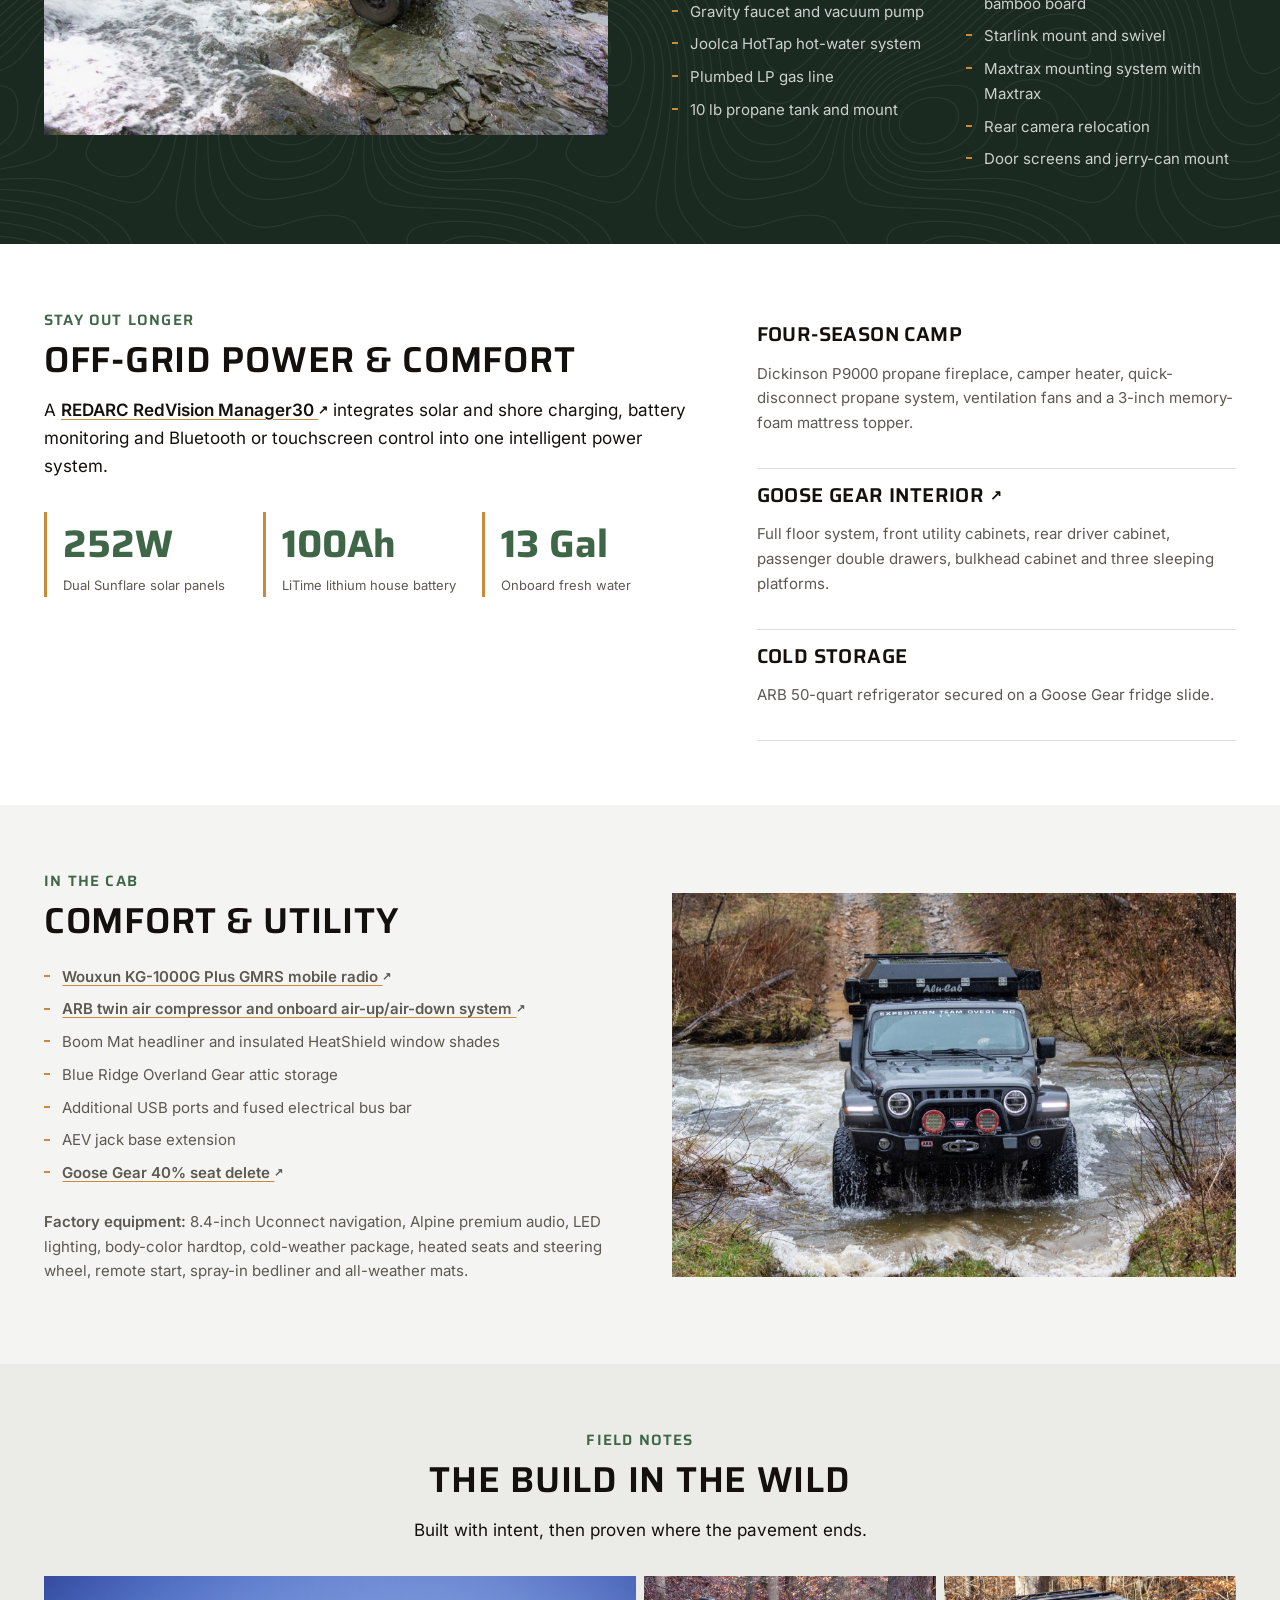
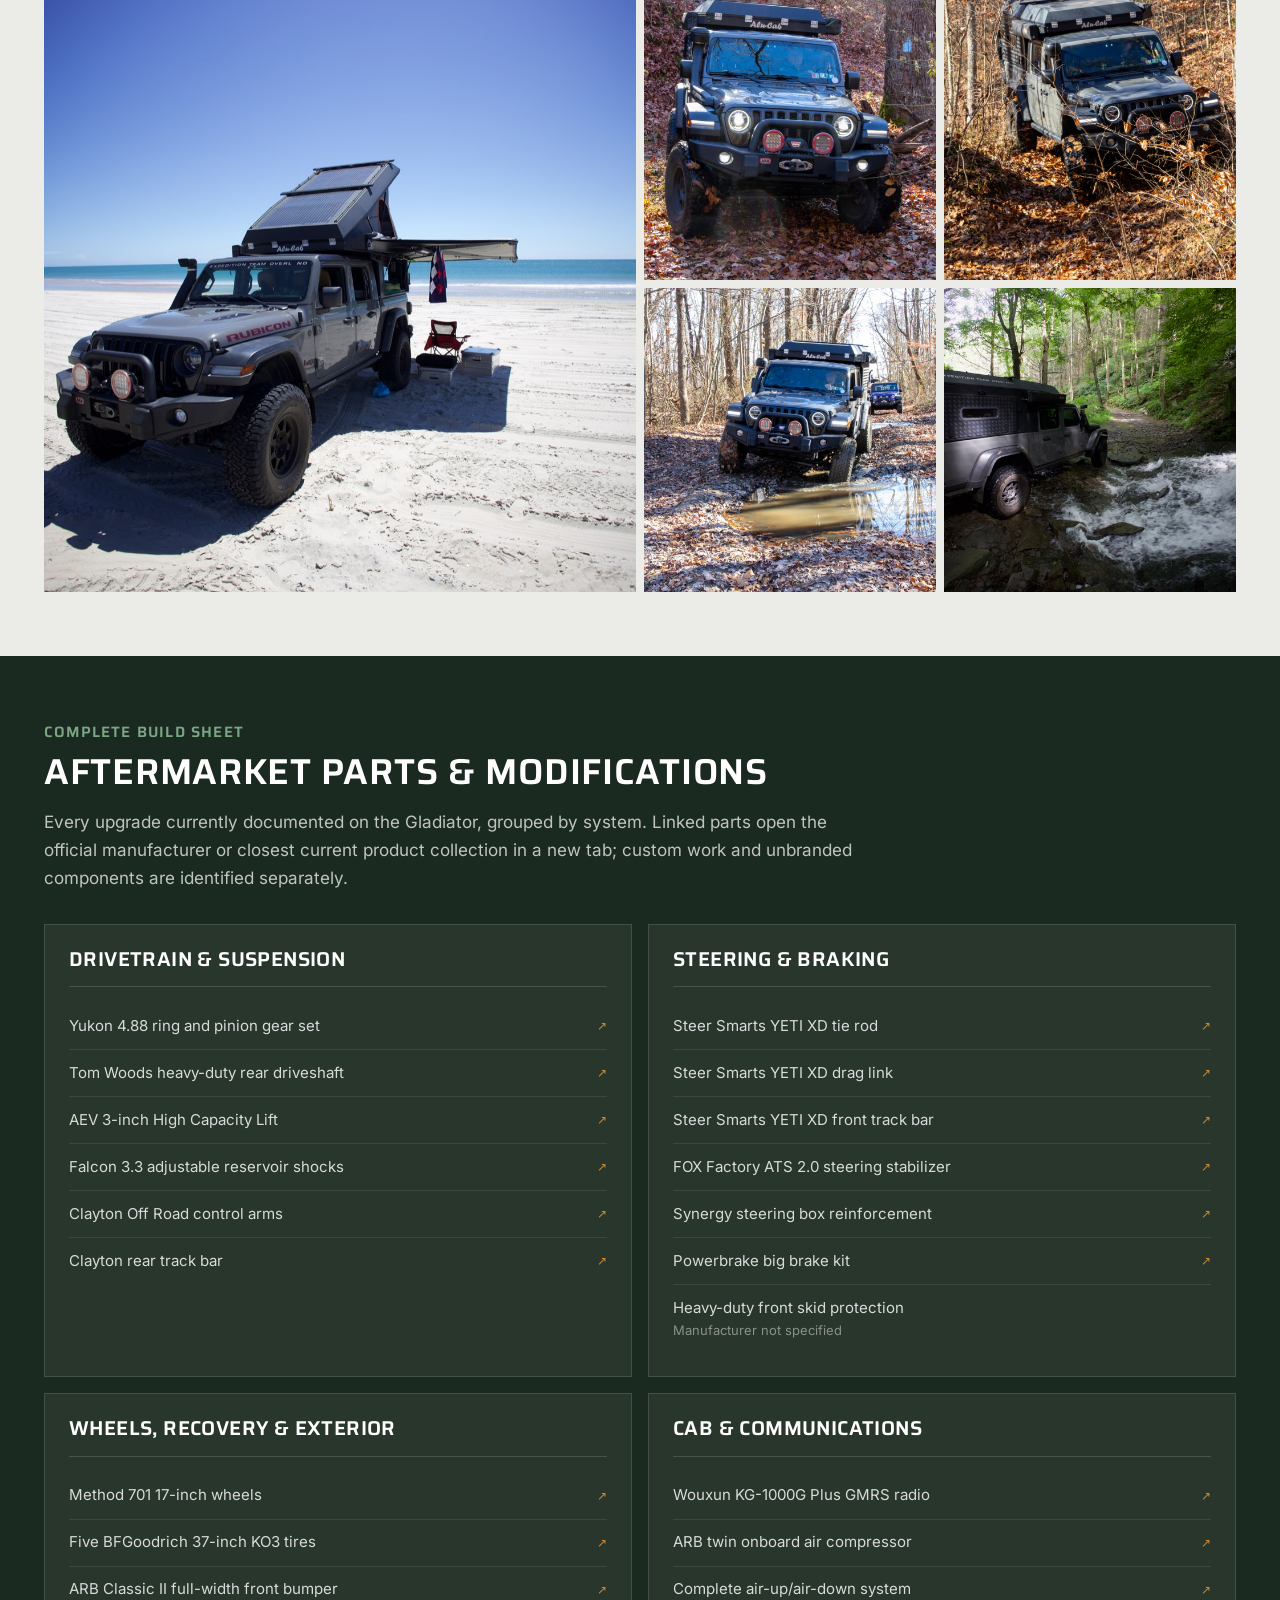
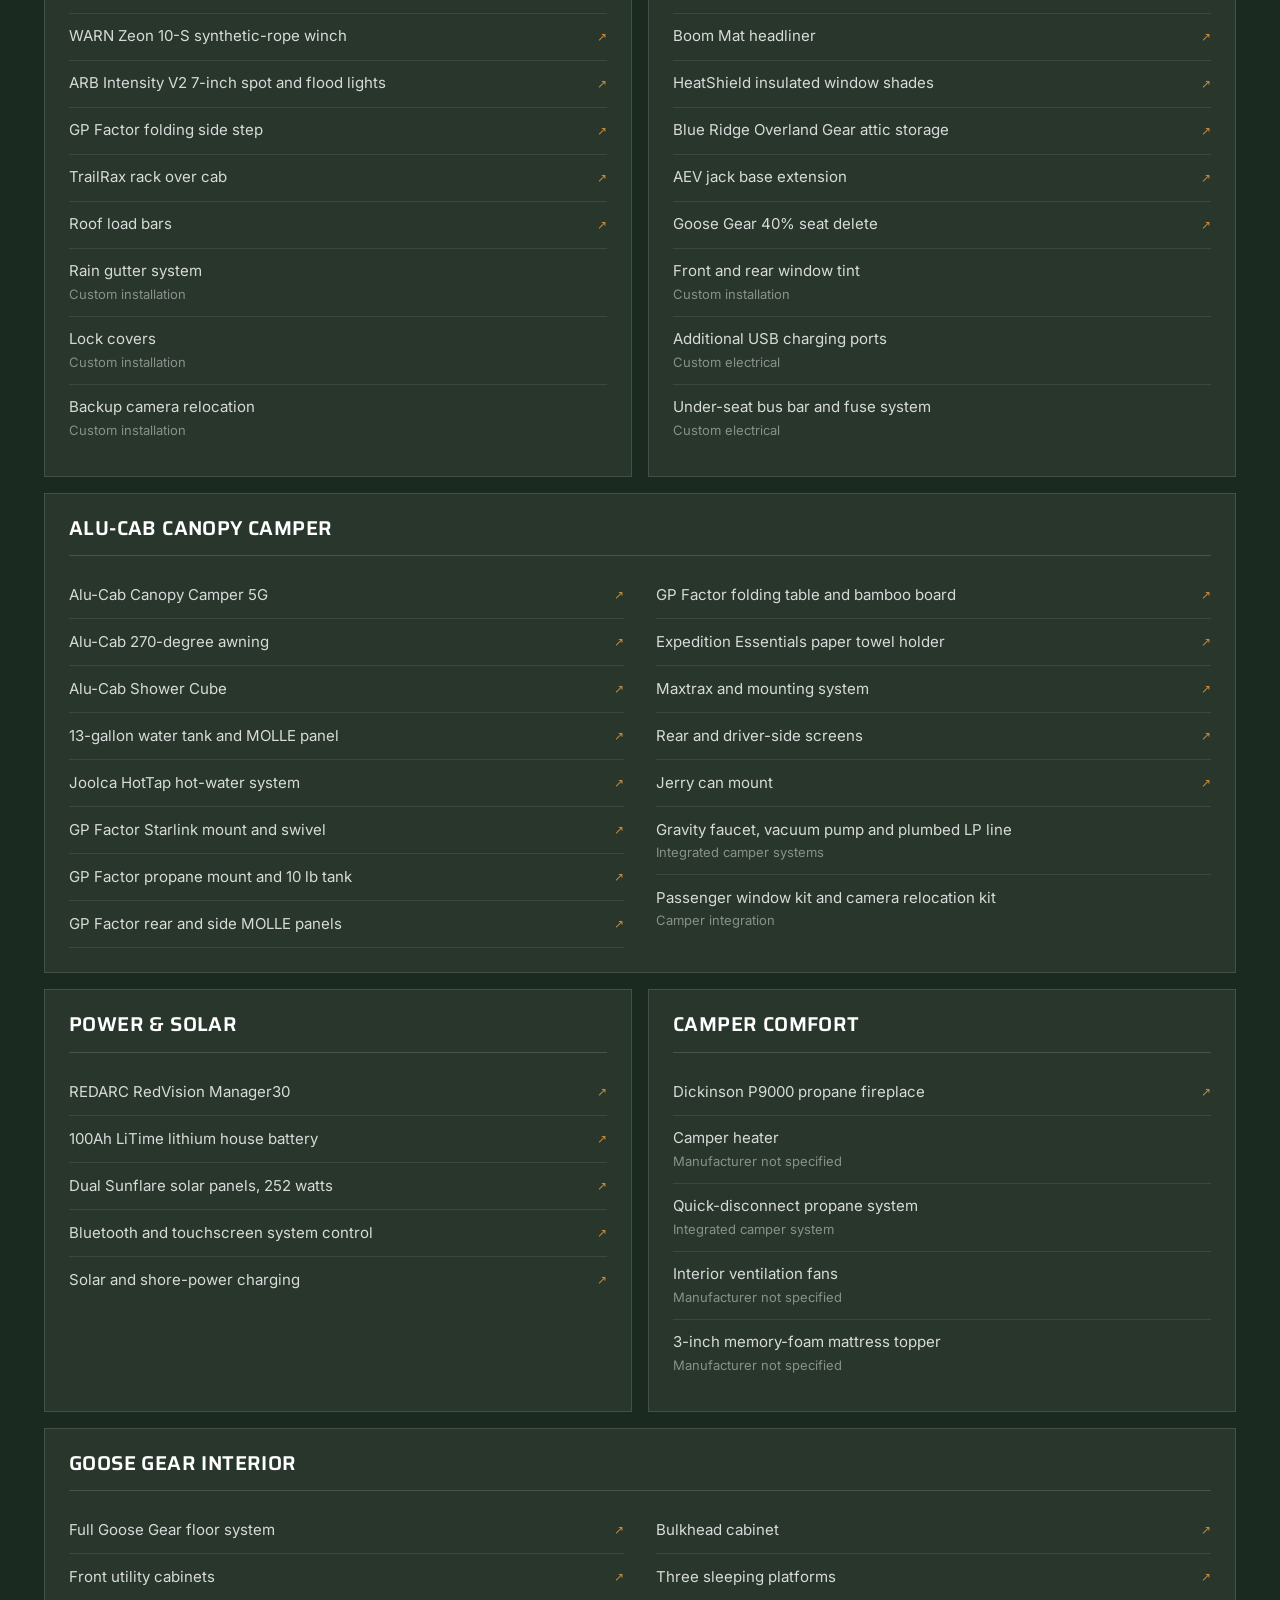
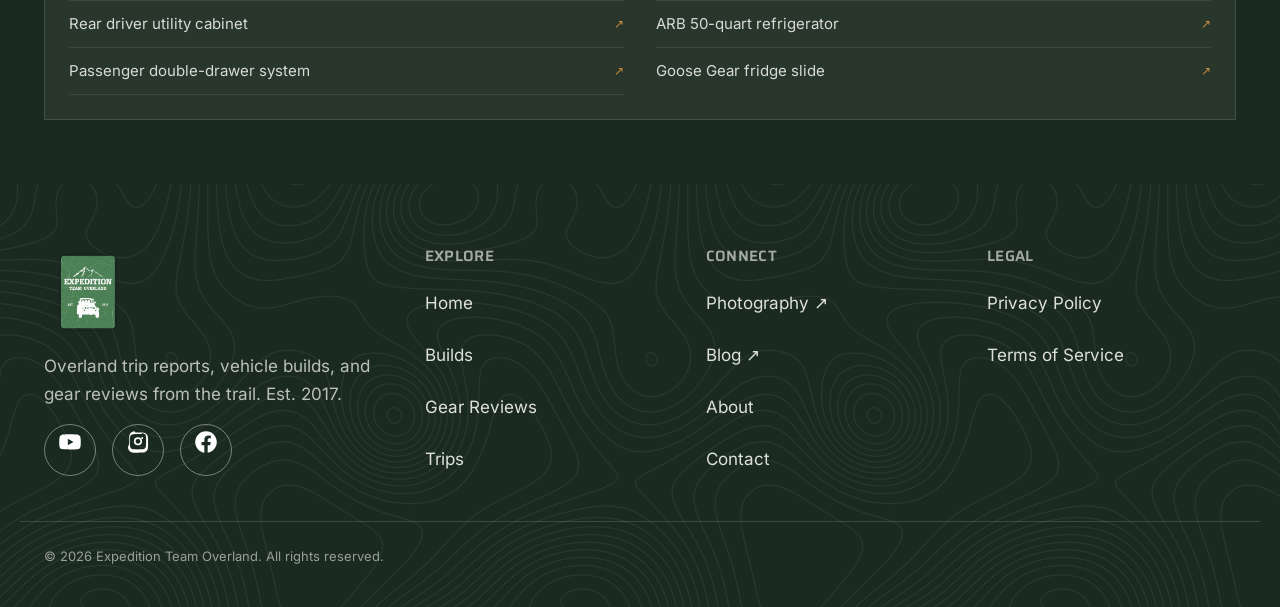
<file: builds.html>
<!DOCTYPE html>
<html lang="en">
<head>
  <meta charset="UTF-8">
  <meta name="viewport" content="width=device-width, initial-scale=1">
  <title>2020 Jeep Gladiator Rubicon Expedition Build | Expedition Team Overland</title>
  <meta name="description" content="Explore Expedition Team Overland's 2020 Jeep Gladiator Rubicon: a trail-tested build with an Alu-Cab Canopy Camper, REDARC power, Goose Gear storage, AEV suspension and 37-inch tires.">
  <link rel="canonical" href="https://www.expeditionteamoverland.com/builds.html">
  <meta property="og:type" content="article">
  <meta property="og:title" content="2020 Jeep Gladiator Rubicon Expedition Build">
  <meta property="og:description" content="A fully self-contained overland platform engineered for remote trails and extended off-grid travel.">
  <meta property="og:image" content="https://www.expeditionteamoverland.com/images/gladiator-hero.jpg">
  <meta property="og:url" content="https://www.expeditionteamoverland.com/builds.html">
  <meta name="twitter:card" content="summary_large_image">
  <meta name="twitter:title" content="2020 Jeep Gladiator Rubicon Expedition Build">
  <meta name="twitter:description" content="A fully self-contained overland platform engineered for remote trails and extended off-grid travel.">
  <meta name="twitter:image" content="https://www.expeditionteamoverland.com/images/gladiator-hero.jpg">
  <link rel="icon" href="favicon.ico" sizes="any">
  <link rel="preload" href="fonts/saira-600.woff2" as="font" type="font/woff2" crossorigin>
  <link rel="preload" href="fonts/inter-400.woff2" as="font" type="font/woff2" crossorigin>
  <link rel="preload" href="images/gladiator-hero.jpg" as="image">
  <link rel="stylesheet" href="css/style.css">
</head>
<body>
  <a class="skip-link" href="#main">Skip to content</a>

  <div class="announcement" id="announcement">
    <div class="announcement__row container">
      <p>New on YouTube: <a href="https://www.youtube.com/channel/UC2dayC73qo0GwZpo7LAaWFg" target="_blank" rel="noopener noreferrer">watch the latest trail footage <span aria-hidden="true">&#8599;</span><span class="sr-only">(opens in new tab)</span></a></p>
      <button type="button" class="announcement__close" aria-label="Dismiss this announcement">&times;</button>
    </div>
  </div>

  <header class="site-header">
    <div class="container site-header__row">
      <a href="index.html" class="site-header__logo" aria-label="Expedition Team Overland home">
        <img src="images/logo-badge.png" srcset="images/logo-badge.png 320w, images/logo-badge@2x.png 640w" sizes="176px" width="320" height="320" alt="Expedition Team Overland badge logo" loading="eager">
        <span class="site-header__logo-text">Expedition Team<span>Overland</span></span>
      </a>
      <button type="button" class="nav-toggle" aria-expanded="false" aria-controls="primary-nav" aria-label="Toggle menu"><span class="nav-toggle__bars"></span></button>
      <nav class="primary-nav" id="primary-nav" aria-label="Primary">
        <ul class="primary-nav__list">
          <li><a href="index.html">Home</a></li>
          <li><a href="builds.html" aria-current="page">Builds</a></li>
          <li><a href="trips.html">Trips</a></li>
          <li><a href="https://www.expeditionteamoverland.com/browse/" target="_blank" rel="noopener noreferrer">Photography <span class="primary-nav__external" aria-hidden="true">&#8599;</span><span class="sr-only">(opens in new tab)</span></a></li>
          <li><a href="https://expeditionteamoverland.wordpress.com/" target="_blank" rel="noopener noreferrer">Blog <span class="primary-nav__external" aria-hidden="true">&#8599;</span><span class="sr-only">(opens in new tab)</span></a></li>
          <li><a href="about.html">About</a></li>
          <li><a href="contact.html">Contact</a></li>
        </ul>
      </nav>
    </div>
  </header>

  <main id="main">
    <section class="build-hero" aria-labelledby="build-title">
      <img class="build-hero__image" src="images/gladiator-hero.jpg" width="2560" height="1920" alt="Aerial view of a Sting Gray Jeep Gladiator Rubicon with its Alu-Cab camper open at a wooded campsite" loading="eager" fetchpriority="high">
      <div class="build-hero__shade" aria-hidden="true"></div>
      <div class="container build-hero__content">
        <span class="build-hero__kicker">The Flagship Rig / 2020</span>
        <h1 id="build-title">Jeep Gladiator Rubicon</h1>
        <p>Built to explore. Engineered to go anywhere.</p>
        <a class="build-hero__jump" href="#build-overview">Explore the build <span aria-hidden="true">&#8595;</span></a>
      </div>
    </section>

    <section class="build-intro" id="build-overview" aria-labelledby="overview-heading">
      <div class="container build-intro__grid">
        <div class="build-intro__copy">
          <span class="eyebrow">Purpose Built</span>
          <h2 id="overview-heading">A Complete Expedition Platform</h2>
          <p class="build-intro__lead">This isn't just a Gladiator. It's a fully self-contained overland vehicle designed for extended off-grid travel without compromise.</p>
          <p>Starting with a Sting Gray 2020 Jeep Gladiator Rubicon, every component was selected to balance reliability, trail capability, comfort and self-sufficiency. More than $100,000 in premium upgrades support everything from weekend escapes to multi-week trips across North America.</p>
        </div>
        <dl class="build-facts" aria-label="Vehicle overview">
          <div><dt>Platform</dt><dd>2020 Jeep Gladiator Rubicon</dd></div>
          <div><dt>Powertrain</dt><dd>3.6L Pentastar V6 / 8-speed automatic</dd></div>
          <div><dt>Drivetrain</dt><dd>4x4 Rubicon / Yukon 4.88 gears</dd></div>
          <div><dt>Exterior</dt><dd>Sting Gray</dd></div>
          <div><dt>Interior</dt><dd>Premium Brown Leather</dd></div>
          <div><dt>Mileage</dt><dd>105,322</dd></div>
        </dl>
      </div>
    </section>

    <section class="build-break build-break--one" aria-label="Gladiator on the trail">
      <div class="container"><p>Trail capability. Camp comfort.<br><strong>One complete system.</strong></p></div>
    </section>

    <section class="section build-systems" aria-labelledby="systems-heading">
      <div class="container">
        <div class="section-heading section-heading--left">
          <span class="eyebrow">Under the Skin</span>
          <h2 id="systems-heading">Trail Systems</h2>
          <p>The mechanical foundation was upgraded with proven components for control, durability and confident recovery in remote terrain.</p>
          <p class="parts-link-note">Linked component names open the manufacturer's website in a new tab.</p>
        </div>
        <div class="build-system-grid">
          <article class="build-system-card"><span class="build-system-card__number">01</span><h3>Drivetrain</h3><ul><li>Yukon 4.88 ring and pinion gears</li><li>Tom Woods heavy-duty rear driveshaft</li></ul></article>
          <article class="build-system-card"><span class="build-system-card__number">02</span><h3>Suspension</h3><ul><li><a class="part-link" href="https://aev-conversions.com/products/dualsport-xp-suspension-system-gladiator-jt" target="_blank" rel="noopener noreferrer">AEV 3-inch High Capacity Lift <span aria-hidden="true">&#8599;</span><span class="sr-only"> (opens in new tab)</span></a></li><li><a class="part-link" href="https://www.falconshocks.com/" target="_blank" rel="noopener noreferrer">Falcon 3.3 adjustable reservoir shocks <span aria-hidden="true">&#8599;</span><span class="sr-only"> (opens in new tab)</span></a></li><li>Clayton control arms and rear track bar</li></ul></article>
          <article class="build-system-card"><span class="build-system-card__number">03</span><h3>Steering</h3><ul><li><a class="part-link" href="https://steersmarts.com/pages/installation" target="_blank" rel="noopener noreferrer">Steer Smarts YETI XD tie rod, drag link and front track bar <span aria-hidden="true">&#8599;</span><span class="sr-only"> (opens in new tab)</span></a></li><li>FOX Factory ATS 2.0 steering stabilizer</li><li>Synergy steering box reinforcement</li></ul></article>
          <article class="build-system-card"><span class="build-system-card__number">04</span><h3>Braking &amp; Armor</h3><ul><li>Powerbrake big brake kit</li><li>Heavy-duty front skid protection</li></ul></article>
          <article class="build-system-card"><span class="build-system-card__number">05</span><h3>Wheels &amp; Tires</h3><ul><li><a class="part-link" href="https://www.methodracewheels.com/blogs/news/701-trail-series-wheel-feature" target="_blank" rel="noopener noreferrer">Method 701 17-inch wheels <span aria-hidden="true">&#8599;</span><span class="sr-only"> (opens in new tab)</span></a></li><li><a class="part-link" href="https://www.bfgoodrichtires.com/auto/tire-highlights/all-terrain-t-a-ko3" target="_blank" rel="noopener noreferrer">Five BFGoodrich 37-inch KO3 tires <span aria-hidden="true">&#8599;</span><span class="sr-only"> (opens in new tab)</span></a></li><li>Four tires with approximately 2,000 miles and a new matching spare</li></ul></article>
          <article class="build-system-card"><span class="build-system-card__number">06</span><h3>Recovery &amp; Lighting</h3><ul><li>ARB Classic II full-width front bumper</li><li><a class="part-link" href="https://www.warn.com/products/zeon-10-s-winch-89611" target="_blank" rel="noopener noreferrer">WARN Zeon 10-S synthetic-rope winch <span aria-hidden="true">&#8599;</span><span class="sr-only"> (opens in new tab)</span></a></li><li>ARB Intensity V2 7-inch spot and flood lights</li><li>GP Factor folding side step</li><li>TrailRax cab rack and roof load bars</li></ul></article>
        </div>
      </div>
    </section>

    <section class="section section--deep build-camper" aria-labelledby="camper-heading">
      <div class="contour-texture" aria-hidden="true"></div>
      <div class="container build-camper__grid">
        <div class="build-camper__image"><img src="images/gladiator-gallery-3.jpg" width="1600" height="1067" alt="Jeep Gladiator with Alu-Cab Canopy Camper crossing a rocky creek beside a waterfall" loading="lazy"></div>
        <div>
          <span class="eyebrow">Basecamp</span>
          <h2 id="camper-heading"><a class="part-link part-link--heading" href="https://www.alu-cab.com/products/alu-cab-canopy-camper-deluxe/" target="_blank" rel="noopener noreferrer">Alu-Cab Canopy Camper 5G <span aria-hidden="true">&#8599;</span><span class="sr-only"> (opens in new tab)</span></a></h2>
          <p>The centerpiece of the build turns the Gladiator into a capable expedition camp, with fast shelter, water, shade and modular exterior storage.</p>
          <div class="equipment-columns">
            <ul><li>270-degree awning</li><li>Shower Cube</li><li>13-gallon water tank</li><li>Gravity faucet and vacuum pump</li><li>Joolca HotTap hot-water system</li><li>Plumbed LP gas line</li><li>10 lb propane tank and mount</li></ul>
            <ul><li>Side access and rear doors</li><li>GP Factor MOLLE panels</li><li>Stainless folding table with bamboo board</li><li>Starlink mount and swivel</li><li>Maxtrax mounting system with Maxtrax</li><li>Rear camera relocation</li><li>Door screens and jerry-can mount</li></ul>
          </div>
        </div>
      </div>
    </section>

    <section class="section power-section" aria-labelledby="power-heading">
      <div class="container power-section__grid">
        <div>
          <span class="eyebrow">Stay Out Longer</span>
          <h2 id="power-heading">Off-Grid Power &amp; Comfort</h2>
          <p>A <a class="part-link" href="https://www.redarcelectronics.com/eu/12v-80a-manager30-total-vehicle-management-system" target="_blank" rel="noopener noreferrer">REDARC RedVision Manager30 <span aria-hidden="true">&#8599;</span><span class="sr-only"> (opens in new tab)</span></a> integrates solar and shore charging, battery monitoring and Bluetooth or touchscreen control into one intelligent power system.</p>
          <dl class="power-stats">
            <div><dt>252W</dt><dd>Dual Sunflare solar panels</dd></div>
            <div><dt>100Ah</dt><dd>LiTime lithium house battery</dd></div>
            <div><dt>13 Gal</dt><dd>Onboard fresh water</dd></div>
          </dl>
        </div>
        <div class="build-detail-list">
          <article><h3>Four-Season Camp</h3><p>Dickinson P9000 propane fireplace, camper heater, quick-disconnect propane system, ventilation fans and a 3-inch memory-foam mattress topper.</p></article>
          <article><h3><a class="part-link part-link--heading" href="https://www.goose-gear.com/pages/jeep-gladiator" target="_blank" rel="noopener noreferrer">Goose Gear Interior <span aria-hidden="true">&#8599;</span><span class="sr-only"> (opens in new tab)</span></a></h3><p>Full floor system, front utility cabinets, rear driver cabinet, passenger double drawers, bulkhead cabinet and three sleeping platforms.</p></article>
          <article><h3>Cold Storage</h3><p>ARB 50-quart refrigerator secured on a Goose Gear fridge slide.</p></article>
        </div>
      </div>
    </section>

    <section class="section section--alt" aria-labelledby="cockpit-heading">
      <div class="container build-camper__grid build-camper__grid--reverse">
        <div class="build-camper__image"><img src="images/gladiator-gallery-7.jpg" width="1600" height="1067" alt="Detailed view of the expedition-equipped Jeep Gladiator" loading="lazy"></div>
        <div>
          <span class="eyebrow">In the Cab</span>
          <h2 id="cockpit-heading">Comfort &amp; Utility</h2>
          <ul class="check-list">
            <li><a class="part-link" href="https://www.wouxun.com/radios/KG-1000G-PLUS.aspx" target="_blank" rel="noopener noreferrer">Wouxun KG-1000G Plus GMRS mobile radio <span aria-hidden="true">&#8599;</span><span class="sr-only"> (opens in new tab)</span></a></li><li><a class="part-link" href="https://store.arbusa.com/air-systems/air-compressors/" target="_blank" rel="noopener noreferrer">ARB twin air compressor and onboard air-up/air-down system <span aria-hidden="true">&#8599;</span><span class="sr-only"> (opens in new tab)</span></a></li><li>Boom Mat headliner and insulated HeatShield window shades</li><li>Blue Ridge Overland Gear attic storage</li><li>Additional USB ports and fused electrical bus bar</li><li>AEV jack base extension</li><li><a class="part-link" href="https://www.goose-gear.com/pages/jeep-gladiator" target="_blank" rel="noopener noreferrer">Goose Gear 40% seat delete <span aria-hidden="true">&#8599;</span><span class="sr-only"> (opens in new tab)</span></a></li>
          </ul>
          <p class="factory-note"><strong>Factory equipment:</strong> 8.4-inch Uconnect navigation, Alpine premium audio, LED lighting, body-color hardtop, cold-weather package, heated seats and steering wheel, remote start, spray-in bedliner and all-weather mats.</p>
        </div>
      </div>
    </section>

    <section class="section gallery-section" aria-labelledby="gallery-heading">
      <div class="container">
        <div class="section-heading"><span class="eyebrow">Field Notes</span><h2 id="gallery-heading">The Build in the Wild</h2><p>Built with intent, then proven where the pavement ends.</p></div>
        <div class="build-gallery">
          <figure class="build-gallery__wide"><img src="images/gladiator-gallery-1.jpg" width="1600" height="1067" alt="Jeep Gladiator expedition build traveling through rugged terrain" loading="lazy"></figure>
          <figure><img src="images/gladiator-gallery-4.jpg" width="1600" height="1067" alt="Jeep Gladiator Rubicon on an overland trip" loading="lazy"></figure>
          <figure><img src="images/gladiator-gallery-5.jpg" width="1600" height="1067" alt="Detail of the equipped Jeep Gladiator" loading="lazy"></figure>
          <figure><img src="images/gladiator-gallery-6.jpg" width="1600" height="1067" alt="Gladiator expedition camper setup in the field" loading="lazy"></figure>
          <figure><img src="images/gladiator-gallery-2.jpg" width="1600" height="1067" alt="2020 Jeep Gladiator Rubicon expedition vehicle" loading="lazy"></figure>
        </div>
      </div>
    </section>

    <section class="section modifications" aria-labelledby="modifications-heading">
      <div class="container">
        <div class="section-heading section-heading--left modifications__intro">
          <span class="eyebrow">Complete Build Sheet</span>
          <h2 id="modifications-heading">Aftermarket Parts &amp; Modifications</h2>
          <p>Every upgrade currently documented on the Gladiator, grouped by system. Linked parts open the official manufacturer or closest current product collection in a new tab; custom work and unbranded components are identified separately.</p>
        </div>

        <div class="modifications__grid">
          <article class="mod-group">
            <h3>Drivetrain &amp; Suspension</h3>
            <ul>
              <li><a href="https://www.yukongear.com/blogs/blog/tsjl" target="_blank" rel="noopener noreferrer"><span>Yukon 4.88 ring and pinion gear set</span><span aria-hidden="true">&#8599;</span></a></li>
              <li><a href="https://4xshaft.com/" target="_blank" rel="noopener noreferrer"><span>Tom Woods heavy-duty rear driveshaft</span><span aria-hidden="true">&#8599;</span></a></li>
              <li><a href="https://aev-conversions.com/products/dualsport-xp-suspension-system-gladiator-jt" target="_blank" rel="noopener noreferrer"><span>AEV 3-inch High Capacity Lift</span><span aria-hidden="true">&#8599;</span></a></li>
              <li><a href="https://www.falconshocks.com/" target="_blank" rel="noopener noreferrer"><span>Falcon 3.3 adjustable reservoir shocks</span><span aria-hidden="true">&#8599;</span></a></li>
              <li><a href="https://claytonoffroad.com/products/jeep-gladiator-short-control-arm-kit-2020-jt" target="_blank" rel="noopener noreferrer"><span>Clayton Off Road control arms</span><span aria-hidden="true">&#8599;</span></a></li>
              <li><a href="https://claytonoffroad.com/pages/tech-info" target="_blank" rel="noopener noreferrer"><span>Clayton rear track bar</span><span aria-hidden="true">&#8599;</span></a></li>
            </ul>
          </article>

          <article class="mod-group">
            <h3>Steering &amp; Braking</h3>
            <ul>
              <li><a href="https://steersmarts.com/pages/installation" target="_blank" rel="noopener noreferrer"><span>Steer Smarts YETI XD tie rod</span><span aria-hidden="true">&#8599;</span></a></li>
              <li><a href="https://steersmarts.com/pages/installation" target="_blank" rel="noopener noreferrer"><span>Steer Smarts YETI XD drag link</span><span aria-hidden="true">&#8599;</span></a></li>
              <li><a href="https://steersmarts.com/pages/installation" target="_blank" rel="noopener noreferrer"><span>Steer Smarts YETI XD front track bar</span><span aria-hidden="true">&#8599;</span></a></li>
              <li><a href="https://www.ridefox.com/" target="_blank" rel="noopener noreferrer"><span>FOX Factory ATS 2.0 steering stabilizer</span><span aria-hidden="true">&#8599;</span></a></li>
              <li><a href="https://www.synergymfg.com/synergy-2018-plus-jeep-jl-jlu-jt-front-track-bar-and-sector-shaft-brace" target="_blank" rel="noopener noreferrer"><span>Synergy steering box reinforcement</span><span aria-hidden="true">&#8599;</span></a></li>
              <li><a href="https://powerbrake.us/product/jeep-gladiator-x-line-big-brake-kit/" target="_blank" rel="noopener noreferrer"><span>Powerbrake big brake kit</span><span aria-hidden="true">&#8599;</span></a></li>
              <li class="mod-group__custom"><span>Heavy-duty front skid protection</span><small>Manufacturer not specified</small></li>
            </ul>
          </article>

          <article class="mod-group">
            <h3>Wheels, Recovery &amp; Exterior</h3>
            <ul>
              <li><a href="https://www.methodracewheels.com/blogs/news/701-trail-series-wheel-feature" target="_blank" rel="noopener noreferrer"><span>Method 701 17-inch wheels</span><span aria-hidden="true">&#8599;</span></a></li>
              <li><a href="https://www.bfgoodrichtires.com/auto/tire-highlights/all-terrain-t-a-ko3" target="_blank" rel="noopener noreferrer"><span>Five BFGoodrich 37-inch KO3 tires</span><span aria-hidden="true">&#8599;</span></a></li>
              <li><a href="https://store.arbusa.com/" target="_blank" rel="noopener noreferrer"><span>ARB Classic II full-width front bumper</span><span aria-hidden="true">&#8599;</span></a></li>
              <li><a href="https://www.warn.com/products/zeon-10-s-winch-89611" target="_blank" rel="noopener noreferrer"><span>WARN Zeon 10-S synthetic-rope winch</span><span aria-hidden="true">&#8599;</span></a></li>
              <li><a href="https://store.arbusa.com/lighting/driving-lights/arb-intensity-v2/" target="_blank" rel="noopener noreferrer"><span>ARB Intensity V2 7-inch spot and flood lights</span><span aria-hidden="true">&#8599;</span></a></li>
              <li><a href="https://gp-factor.com/" target="_blank" rel="noopener noreferrer"><span>GP Factor folding side step</span><span aria-hidden="true">&#8599;</span></a></li>
              <li><a href="https://trailrax.com/products/trailrax-modular-roof-rack-for-the-jeep-gladiator" target="_blank" rel="noopener noreferrer"><span>TrailRax rack over cab</span><span aria-hidden="true">&#8599;</span></a></li>
              <li><a href="https://www.alu-cab.com/products/load-bars/" target="_blank" rel="noopener noreferrer"><span>Roof load bars</span><span aria-hidden="true">&#8599;</span></a></li>
              <li class="mod-group__custom"><span>Rain gutter system</span><small>Custom installation</small></li>
              <li class="mod-group__custom"><span>Lock covers</span><small>Custom installation</small></li>
              <li class="mod-group__custom"><span>Backup camera relocation</span><small>Custom installation</small></li>
            </ul>
          </article>

          <article class="mod-group">
            <h3>Cab &amp; Communications</h3>
            <ul>
              <li><a href="https://www.wouxun.com/radios/KG-1000G-PLUS.aspx" target="_blank" rel="noopener noreferrer"><span>Wouxun KG-1000G Plus GMRS radio</span><span aria-hidden="true">&#8599;</span></a></li>
              <li><a href="https://store.arbusa.com/air-systems/air-compressors/" target="_blank" rel="noopener noreferrer"><span>ARB twin onboard air compressor</span><span aria-hidden="true">&#8599;</span></a></li>
              <li><a href="https://store.arbusa.com/air-systems/air-compressors/" target="_blank" rel="noopener noreferrer"><span>Complete air-up/air-down system</span><span aria-hidden="true">&#8599;</span></a></li>
              <li><a href="https://designengineering.com/" target="_blank" rel="noopener noreferrer"><span>Boom Mat headliner</span><span aria-hidden="true">&#8599;</span></a></li>
              <li><a href="https://www.heatshieldstore.com/" target="_blank" rel="noopener noreferrer"><span>HeatShield insulated window shades</span><span aria-hidden="true">&#8599;</span></a></li>
              <li><a href="https://www.blueridgeoverlandgear.com/" target="_blank" rel="noopener noreferrer"><span>Blue Ridge Overland Gear attic storage</span><span aria-hidden="true">&#8599;</span></a></li>
              <li><a href="https://aev-conversions.com/collections/jt-gladiator" target="_blank" rel="noopener noreferrer"><span>AEV jack base extension</span><span aria-hidden="true">&#8599;</span></a></li>
              <li><a href="https://www.goose-gear.com/pages/jeep-gladiator" target="_blank" rel="noopener noreferrer"><span>Goose Gear 40% seat delete</span><span aria-hidden="true">&#8599;</span></a></li>
              <li class="mod-group__custom"><span>Front and rear window tint</span><small>Custom installation</small></li>
              <li class="mod-group__custom"><span>Additional USB charging ports</span><small>Custom electrical</small></li>
              <li class="mod-group__custom"><span>Under-seat bus bar and fuse system</span><small>Custom electrical</small></li>
            </ul>
          </article>

          <article class="mod-group mod-group--wide">
            <h3>Alu-Cab Canopy Camper</h3>
            <ul>
              <li><a href="https://www.alu-cab.com/products/alu-cab-canopy-camper-deluxe/" target="_blank" rel="noopener noreferrer"><span>Alu-Cab Canopy Camper 5G</span><span aria-hidden="true">&#8599;</span></a></li>
              <li><a href="https://www.alu-cab.com/productcategories/shadow-awnings/" target="_blank" rel="noopener noreferrer"><span>Alu-Cab 270-degree awning</span><span aria-hidden="true">&#8599;</span></a></li>
              <li><a href="https://www.alu-cab.com/products/shower-cube/" target="_blank" rel="noopener noreferrer"><span>Alu-Cab Shower Cube</span><span aria-hidden="true">&#8599;</span></a></li>
              <li><a href="https://www.alu-cab.com/productcategories/canopy-camper-accessories/" target="_blank" rel="noopener noreferrer"><span>13-gallon water tank and MOLLE panel</span><span aria-hidden="true">&#8599;</span></a></li>
              <li><a href="https://www.joolca.com/products/hottap-v2" target="_blank" rel="noopener noreferrer"><span>Joolca HotTap hot-water system</span><span aria-hidden="true">&#8599;</span></a></li>
              <li><a href="https://gp-factor.com/collections/starlink" target="_blank" rel="noopener noreferrer"><span>GP Factor Starlink mount and swivel</span><span aria-hidden="true">&#8599;</span></a></li>
              <li><a href="https://gp-factor.com/" target="_blank" rel="noopener noreferrer"><span>GP Factor propane mount and 10 lb tank</span><span aria-hidden="true">&#8599;</span></a></li>
              <li><a href="https://gp-factor.com/collections/alu-cab-products" target="_blank" rel="noopener noreferrer"><span>GP Factor rear and side MOLLE panels</span><span aria-hidden="true">&#8599;</span></a></li>
              <li><a href="https://gp-factor.com/collections/tables" target="_blank" rel="noopener noreferrer"><span>GP Factor folding table and bamboo board</span><span aria-hidden="true">&#8599;</span></a></li>
              <li><a href="https://expeditionessentials.com/collections/all" target="_blank" rel="noopener noreferrer"><span>Expedition Essentials paper towel holder</span><span aria-hidden="true">&#8599;</span></a></li>
              <li><a href="https://maxtraxus.com/" target="_blank" rel="noopener noreferrer"><span>Maxtrax and mounting system</span><span aria-hidden="true">&#8599;</span></a></li>
              <li><a href="https://www.alu-cab.com/productcategories/canopy-camper-accessories/" target="_blank" rel="noopener noreferrer"><span>Rear and driver-side screens</span><span aria-hidden="true">&#8599;</span></a></li>
              <li><a href="https://www.alu-cab.com/productcategories/canopy-camper-accessories/" target="_blank" rel="noopener noreferrer"><span>Jerry can mount</span><span aria-hidden="true">&#8599;</span></a></li>
              <li class="mod-group__custom"><span>Gravity faucet, vacuum pump and plumbed LP line</span><small>Integrated camper systems</small></li>
              <li class="mod-group__custom"><span>Passenger window kit and camera relocation kit</span><small>Camper integration</small></li>
            </ul>
          </article>

          <article class="mod-group">
            <h3>Power &amp; Solar</h3>
            <ul>
              <li><a href="https://www.redarcelectronics.com/eu/12v-80a-manager30-total-vehicle-management-system" target="_blank" rel="noopener noreferrer"><span>REDARC RedVision Manager30</span><span aria-hidden="true">&#8599;</span></a></li>
              <li><a href="https://www.litime.com/" target="_blank" rel="noopener noreferrer"><span>100Ah LiTime lithium house battery</span><span aria-hidden="true">&#8599;</span></a></li>
              <li><a href="https://www.sunflaresolar.com/products" target="_blank" rel="noopener noreferrer"><span>Dual Sunflare solar panels, 252 watts</span><span aria-hidden="true">&#8599;</span></a></li>
              <li><a href="https://www.redarcelectronics.com/eu/12v-80a-manager30-total-vehicle-management-system" target="_blank" rel="noopener noreferrer"><span>Bluetooth and touchscreen system control</span><span aria-hidden="true">&#8599;</span></a></li>
              <li><a href="https://www.redarcelectronics.com/us/battery-chargers" target="_blank" rel="noopener noreferrer"><span>Solar and shore-power charging</span><span aria-hidden="true">&#8599;</span></a></li>
            </ul>
          </article>

          <article class="mod-group">
            <h3>Camper Comfort</h3>
            <ul>
              <li><a href="https://dickinsonmarine.com/collections/best-sellers" target="_blank" rel="noopener noreferrer"><span>Dickinson P9000 propane fireplace</span><span aria-hidden="true">&#8599;</span></a></li>
              <li class="mod-group__custom"><span>Camper heater</span><small>Manufacturer not specified</small></li>
              <li class="mod-group__custom"><span>Quick-disconnect propane system</span><small>Integrated camper system</small></li>
              <li class="mod-group__custom"><span>Interior ventilation fans</span><small>Manufacturer not specified</small></li>
              <li class="mod-group__custom"><span>3-inch memory-foam mattress topper</span><small>Manufacturer not specified</small></li>
            </ul>
          </article>

          <article class="mod-group mod-group--wide">
            <h3>Goose Gear Interior</h3>
            <ul>
              <li><a href="https://www.goose-gear.com/collections/plate-systems" target="_blank" rel="noopener noreferrer"><span>Full Goose Gear floor system</span><span aria-hidden="true">&#8599;</span></a></li>
              <li><a href="https://www.goose-gear.com/pages/jeep-gladiator" target="_blank" rel="noopener noreferrer"><span>Front utility cabinets</span><span aria-hidden="true">&#8599;</span></a></li>
              <li><a href="https://www.goose-gear.com/pages/jeep-gladiator" target="_blank" rel="noopener noreferrer"><span>Rear driver utility cabinet</span><span aria-hidden="true">&#8599;</span></a></li>
              <li><a href="https://www.goose-gear.com/collections/drawer-modules" target="_blank" rel="noopener noreferrer"><span>Passenger double-drawer system</span><span aria-hidden="true">&#8599;</span></a></li>
              <li><a href="https://www.goose-gear.com/pages/jeep-gladiator" target="_blank" rel="noopener noreferrer"><span>Bulkhead cabinet</span><span aria-hidden="true">&#8599;</span></a></li>
              <li><a href="https://www.goose-gear.com/collections/sleeping-platforms" target="_blank" rel="noopener noreferrer"><span>Three sleeping platforms</span><span aria-hidden="true">&#8599;</span></a></li>
              <li><a href="https://store.arbusa.com/" target="_blank" rel="noopener noreferrer"><span>ARB 50-quart refrigerator</span><span aria-hidden="true">&#8599;</span></a></li>
              <li><a href="https://www.goose-gear.com/pages/jeep-gladiator" target="_blank" rel="noopener noreferrer"><span>Goose Gear fridge slide</span><span aria-hidden="true">&#8599;</span></a></li>
            </ul>
          </article>
        </div>
      </div>
    </section>

  </main>

  <footer class="site-footer">
    <div class="contour-texture" aria-hidden="true"></div>
    <div class="container site-footer__top">
      <div class="site-footer__brand"><img src="images/logo-badge.png" width="320" height="320" alt="Expedition Team Overland badge logo" loading="lazy"><p>Overland trip reports, vehicle builds, and gear reviews from the trail. Est. 2017.</p><ul class="site-footer__social"><li><a href="https://www.youtube.com/channel/UC2dayC73qo0GwZpo7LAaWFg" target="_blank" rel="noopener noreferrer" aria-label="YouTube"><img src="images/social/youtube-white.svg" width="20" height="20" alt=""></a></li><li><a href="https://www.instagram.com/expeditionteamoverland" target="_blank" rel="noopener noreferrer" aria-label="Instagram"><img src="images/social/instagram-white.svg" width="20" height="20" alt=""></a></li><li><a href="https://www.facebook.com/ExpeditionTeamOverland" target="_blank" rel="noopener noreferrer" aria-label="Facebook"><img src="images/social/facebook-white.svg" width="20" height="20" alt=""></a></li></ul></div>
      <nav aria-label="Explore"><h2>Explore</h2><ul class="site-footer__list"><li><a href="index.html">Home</a></li><li><a href="builds.html">Builds</a></li><li><a href="gear.html">Gear Reviews</a></li><li><a href="trips.html">Trips</a></li></ul></nav>
      <nav aria-label="Connect"><h2>Connect</h2><ul class="site-footer__list"><li><a href="https://photos.expeditionteamoverland.com" target="_blank" rel="noopener noreferrer">Photography &#8599;</a></li><li><a href="https://blog.expeditionteamoverland.com" target="_blank" rel="noopener noreferrer">Blog &#8599;</a></li><li><a href="about.html">About</a></li><li><a href="contact.html">Contact</a></li></ul></nav>
      <nav aria-label="Legal"><h2>Legal</h2><ul class="site-footer__list"><li><a href="privacy.html">Privacy Policy</a></li><li><a href="terms.html">Terms of Service</a></li></ul></nav>
    </div>
    <div class="container site-footer__bottom"><p>&copy; 2026 Expedition Team Overland. All rights reserved.</p></div>
  </footer>
  <script src="js/main.js" defer></script>
</body>
</html>
</file>
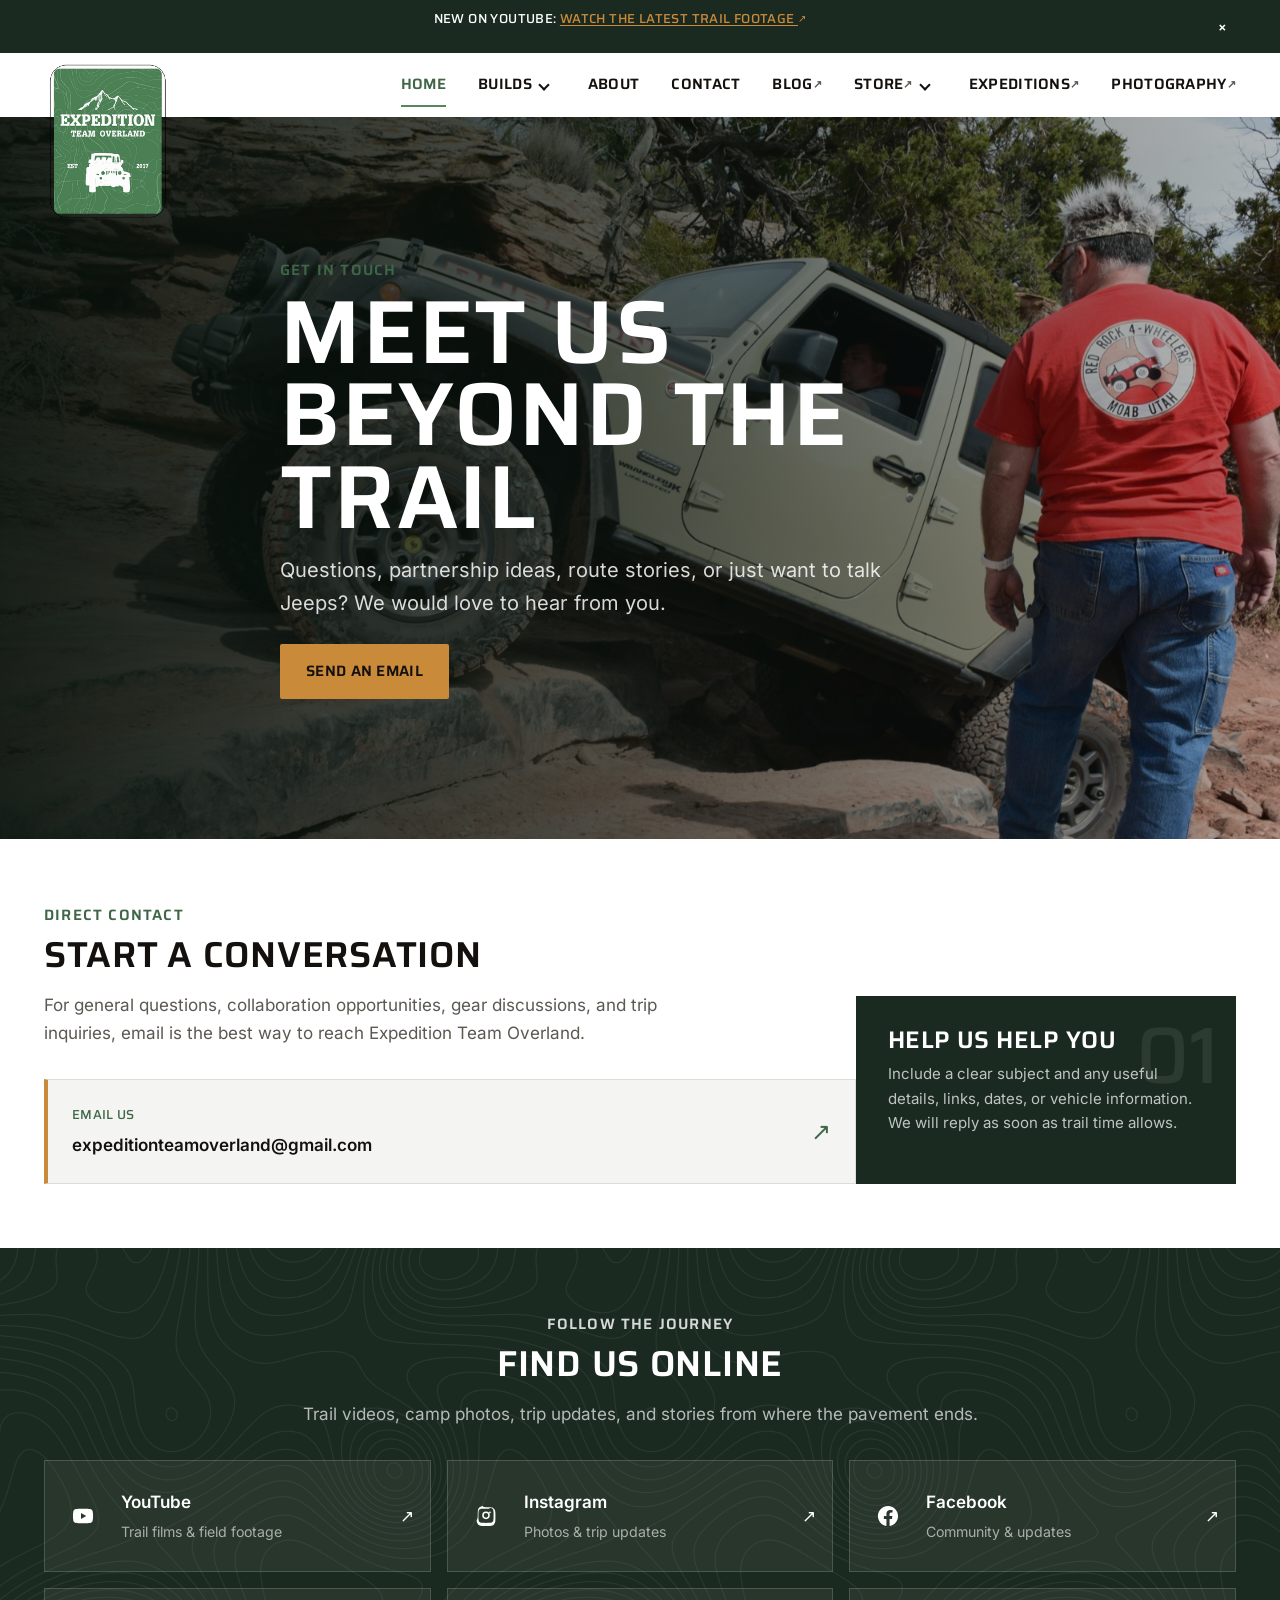
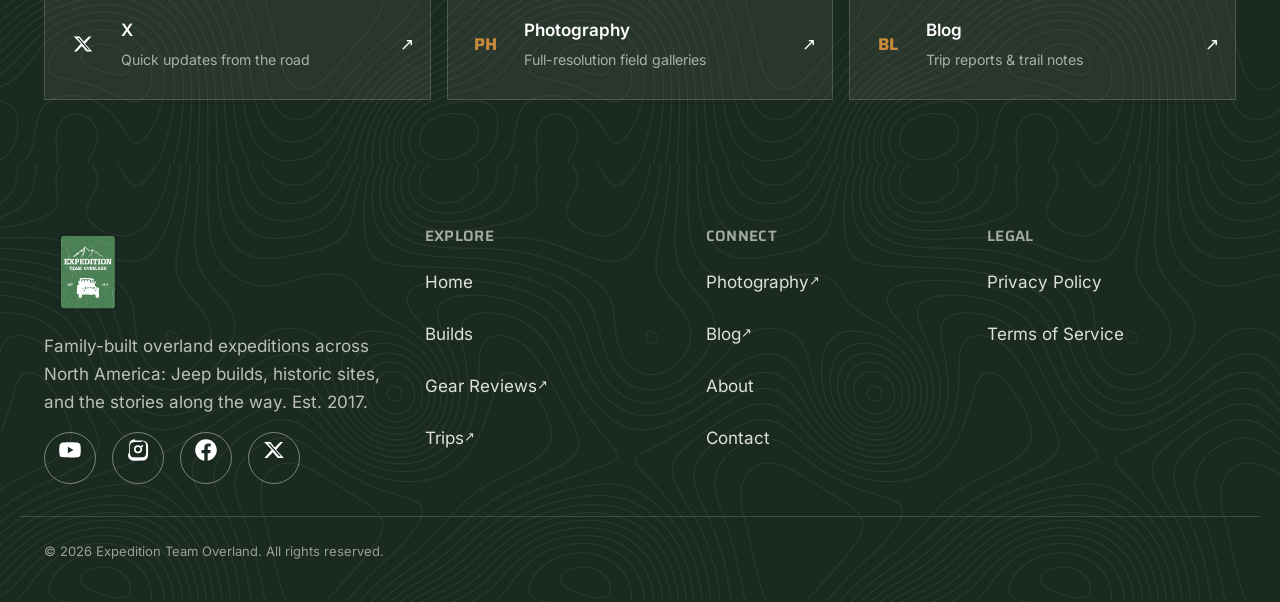
<file: contact.html>
<!DOCTYPE html>
<html lang="en">
<head>
  <meta charset="UTF-8">
  <meta name="viewport" content="width=device-width, initial-scale=1">
  <title>Contact | Expedition Team Overland</title>
  <meta name="description" content="Contact Expedition Team Overland by email and follow our overland adventures on YouTube, Instagram, Facebook, X, the blog, and our photography site.">
  <link rel="canonical" href="https://expeditionteamoverland.com/contact.html">
  <meta property="og:type" content="website">
  <meta property="og:title" content="Contact Expedition Team Overland">
  <meta property="og:description" content="Questions, partnerships, trail stories, and the latest from Expedition Team Overland.">
  <meta property="og:image" content="https://expeditionteamoverland.com/images/wrangler-gallery-3.jpg">
  <meta property="og:url" content="https://expeditionteamoverland.com/contact.html">
  <meta property="og:site_name" content="Expedition Team Overland">
  <meta name="twitter:card" content="summary_large_image">
  <meta name="twitter:title" content="Contact Expedition Team Overland">
  <meta name="twitter:description" content="Questions, partnerships, trail stories, and the latest from Expedition Team Overland.">
  <meta name="twitter:image" content="https://expeditionteamoverland.com/images/wrangler-gallery-3.jpg">
  <link rel="icon" href="favicon.ico" sizes="any">
  <link rel="preload" href="fonts/saira-600.woff2" as="font" type="font/woff2" crossorigin>
  <link rel="preload" href="fonts/inter-400.woff2" as="font" type="font/woff2" crossorigin>
  <link rel="preload" href="images/wrangler-gallery-3.jpg" as="image">
  <link rel="stylesheet" href="css/style.css">
</head>
<body>
  <a class="skip-link" href="#main">Skip to content</a>

  <div class="announcement" id="announcement">
    <div class="announcement__row container">
      <p>
        New on YouTube:
        <a href="https://www.youtube.com/channel/UC2dayC73qo0GwZpo7LAaWFg" target="_blank" rel="noopener noreferrer">
          watch the latest trail footage <span class="external-indicator" aria-hidden="true">&#8599;</span><span class="sr-only">(opens in new tab)</span>
        </a>
      </p>
      <button type="button" class="announcement__close" aria-label="Dismiss this announcement">&times;</button>
    </div>
  </div>

  <header class="site-header">
    <div class="container site-header__row">
      <a href="index.html" class="site-header__logo" aria-label="Expedition Team Overland home">
        <img
          src="images/logo-badge.png"
          srcset="images/logo-badge.png 320w, images/logo-badge@2x.png 640w"
          sizes="176px"
          width="320" height="320"
          alt="Expedition Team Overland badge logo featuring a mountain range and Jeep line art on a green topographic field"
          loading="eager">
        <span class="site-header__logo-text">Expedition Team<span>Overland</span></span>
      </a>

      <button type="button" class="nav-toggle" aria-expanded="false" aria-controls="primary-nav" aria-label="Toggle menu">
        <span class="nav-toggle__bars"></span>
      </button>

      <nav class="primary-nav" id="primary-nav" aria-label="Primary">
        <ul class="primary-nav__list">
          <li><a href="index.html" aria-current="page">Home</a></li>
          <li class="has-dropdown">
            <div class="nav-item-row">
              <a href="2020-jeep-gladiator.html">Builds</a>
              <button type="button" class="nav-dropdown-toggle" aria-expanded="false" aria-controls="builds-dropdown" aria-label="Show build pages">
                <span class="nav-dropdown-toggle__arrow" aria-hidden="true"></span>
              </button>
            </div>
            <ul class="nav-dropdown" id="builds-dropdown">
              <li><a href="2020-jeep-gladiator.html">2020 Jeep Gladiator Rubicon</a></li>
              <li><a href="2018-jeep-wrangler.html">2018 Jeep Wrangler Rubicon Recon</a></li>
              <li><a href="2002-jeep-wrangler.html">2002 Jeep Wrangler Sahara</a></li>
            </ul>
          </li>
          <li><a href="about.html">About</a></li>
          <li><a href="contact.html">Contact</a></li>
          <li>
            <a href="https://expeditionteamoverland.wordpress.com/" target="_blank" rel="noopener noreferrer">
              Blog <span class="primary-nav__external" aria-hidden="true">&#8599;</span><span class="sr-only">(opens in new tab)</span>
            </a>
          </li>
          <li class="has-dropdown">
            <div class="nav-item-row">
              <a href="https://expeditionteamoverland.creator-spring.com/listing/expedition-trans-new-jery-trai?product=345&amp;variation=6355&amp;size=8020" target="_blank" rel="noopener noreferrer">
                Store <span class="primary-nav__external" aria-hidden="true">&#8599;</span><span class="sr-only">(opens in new tab)</span>
              </a>
              <button type="button" class="nav-dropdown-toggle" aria-expanded="false" aria-controls="store-dropdown" aria-label="Show store links">
                <span class="nav-dropdown-toggle__arrow" aria-hidden="true"></span>
              </button>
            </div>
            <ul class="nav-dropdown" id="store-dropdown">
              <li>
                <a href="https://expeditionteamoverland.creator-spring.com/" target="_blank" rel="noopener noreferrer">
                  Apparel <span class="external-indicator" aria-hidden="true">&#8599;</span><span class="sr-only">(opens in new tab)</span>
                </a>
              </li>
              <li>
                <a href="https://www.etsy.com/shop/ETOverland" target="_blank" rel="noopener noreferrer">
                  Stickers/Patches <span class="external-indicator" aria-hidden="true">&#8599;</span><span class="sr-only">(opens in new tab)</span>
                </a>
              </li>
            </ul>
          </li>
          <li>
            <a href="https://www.youtube.com/playlist?list=PLIjkaGrAhd3Y" target="_blank" rel="noopener noreferrer">
              Expeditions <span class="primary-nav__external" aria-hidden="true">&#8599;</span><span class="sr-only">(opens in new tab)</span>
            </a>
          </li>
          <li>
            <a href="https://photos.expeditionteamoverland.com/browse/" target="_blank" rel="noopener noreferrer">
              Photography <span class="primary-nav__external" aria-hidden="true">&#8599;</span><span class="sr-only">(opens in new tab)</span>
            </a>
          </li>
        </ul>
      </nav>
    </div>
  </header>

  <main id="main">
    <section class="contact-hero" aria-labelledby="contact-title">
      <div class="contact-hero__shade" aria-hidden="true"></div>
      <div class="container contact-hero__content">
        <span class="eyebrow">Get in Touch</span>
        <h1 id="contact-title">Meet Us Beyond the Trail</h1>
        <p>Questions, partnership ideas, route stories, or just want to talk Jeeps? We would love to hear from you.</p>
        <a class="btn btn--accent" href="mailto:expeditionteamoverland@gmail.com">Send an Email</a>
      </div>
    </section>

    <section class="section contact-connect" aria-labelledby="connect-heading">
      <div class="container contact-connect__grid">
        <div class="contact-connect__intro">
          <span class="eyebrow">Direct Contact</span>
          <h2 id="connect-heading">Start a Conversation</h2>
          <p>For general questions, collaboration opportunities, gear discussions, and trip inquiries, email is the best way to reach Expedition Team Overland.</p>
          <a class="contact-email" href="mailto:expeditionteamoverland@gmail.com">
            <span class="contact-email__label">Email us</span>
            <span class="contact-email__address">expeditionteamoverland@gmail.com</span>
            <span class="contact-email__arrow" aria-hidden="true">&#8599;</span>
          </a>
        </div>
        <aside class="contact-note" aria-label="What to include in your message">
          <span class="contact-note__number">01</span>
          <h3>Help Us Help You</h3>
          <p>Include a clear subject and any useful details, links, dates, or vehicle information. We will reply as soon as trail time allows.</p>
        </aside>
      </div>
    </section>

    <section class="section section--deep contact-social" aria-labelledby="social-heading">
      <div class="contour-texture" aria-hidden="true"></div>
      <div class="container">
        <div class="section-heading">
          <span class="eyebrow">Follow the Journey</span>
          <h2 id="social-heading">Find Us Online</h2>
          <p>Trail videos, camp photos, trip updates, and stories from where the pavement ends.</p>
        </div>
        <div class="contact-social__grid">
          <a class="social-card" href="https://www.youtube.com/channel/UC2dayC73qo0GwZpo7LAaWFg" target="_blank" rel="noopener noreferrer">
            <img src="images/social/youtube-white.svg" width="28" height="28" alt="" aria-hidden="true">
            <span><strong>YouTube</strong><small>Trail films &amp; field footage</small></span><span aria-hidden="true">&#8599;</span>
          </a>
          <a class="social-card" href="https://www.instagram.com/expeditionteamoverland" target="_blank" rel="noopener noreferrer">
            <img src="images/social/instagram-white.svg" width="28" height="28" alt="" aria-hidden="true">
            <span><strong>Instagram</strong><small>Photos &amp; trip updates</small></span><span aria-hidden="true">&#8599;</span>
          </a>
          <a class="social-card" href="https://www.facebook.com/ExpeditionTeamOverland" target="_blank" rel="noopener noreferrer">
            <img src="images/social/facebook-white.svg" width="28" height="28" alt="" aria-hidden="true">
            <span><strong>Facebook</strong><small>Community &amp; updates</small></span><span aria-hidden="true">&#8599;</span>
          </a>
          <a class="social-card" href="https://twitter.com/ExpoTeamOverlnd" target="_blank" rel="noopener noreferrer">
            <img src="images/social/x-white.svg" width="28" height="28" alt="" aria-hidden="true">
            <span><strong>X</strong><small>Quick updates from the road</small></span><span aria-hidden="true">&#8599;</span>
          </a>
          <a class="social-card" href="https://photos.expeditionteamoverland.com/browse/" target="_blank" rel="noopener noreferrer">
            <span class="social-card__mark" aria-hidden="true">PH</span>
            <span><strong>Photography</strong><small>Full-resolution field galleries</small></span><span aria-hidden="true">&#8599;</span>
          </a>
          <a class="social-card" href="https://expeditionteamoverland.wordpress.com/" target="_blank" rel="noopener noreferrer">
            <span class="social-card__mark" aria-hidden="true">BL</span>
            <span><strong>Blog</strong><small>Trip reports &amp; trail notes</small></span><span aria-hidden="true">&#8599;</span>
          </a>
        </div>
      </div>
    </section>
  </main>

  <footer class="site-footer">
    <div class="contour-texture" aria-hidden="true"></div>
    <div class="container site-footer__top">
      <div class="site-footer__brand">
        <img src="images/logo-badge.png" width="320" height="320" alt="Expedition Team Overland badge logo" loading="lazy">
        <p>Family-built overland expeditions across North America: Jeep builds, historic sites, and the stories along the way. Est. 2017.</p>
        <ul class="site-footer__social">
          <li>
            <a href="https://www.youtube.com/channel/UC2dayC73qo0GwZpo7LAaWFg" target="_blank" rel="noopener noreferrer" aria-label="Expedition Team Overland on YouTube (opens in new tab)">
              <img src="images/social/youtube-white.svg" width="30" height="30" alt="" aria-hidden="true">
            </a>
          </li>
          <li>
            <a href="https://www.instagram.com/expeditionteamoverland" target="_blank" rel="noopener noreferrer" aria-label="Expedition Team Overland on Instagram (opens in new tab)">
              <img src="images/social/instagram-white.svg" width="30" height="30" alt="" aria-hidden="true">
            </a>
          </li>
          <li>
            <a href="https://www.facebook.com/ExpeditionTeamOverland" target="_blank" rel="noopener noreferrer" aria-label="Expedition Team Overland on Facebook (opens in new tab)">
              <img src="images/social/facebook-white.svg" width="30" height="30" alt="" aria-hidden="true">
            </a>
          </li>
          <li>
            <a href="https://twitter.com/ExpoTeamOverlnd" target="_blank" rel="noopener noreferrer" aria-label="Expedition Team Overland on X (opens in new tab)">
              <img src="images/social/x-white.svg" width="30" height="30" alt="" aria-hidden="true">
            </a>
          </li>
        </ul>
      </div>

      <nav aria-label="Explore">
        <h2>Explore</h2>
        <ul class="site-footer__list">
          <li><a href="index.html">Home</a></li>
          <li><a href="2020-jeep-gladiator.html">Builds</a></li>
          <li>
            <a href="https://www.youtube.com/watch?v=QaDLbdat7cs&amp;list=PLrDfoJMItwEyZWz5cInirH5OCqF7586Q1" target="_blank" rel="noopener noreferrer">
              Gear Reviews <span class="external-indicator" aria-hidden="true">&#8599;</span><span class="sr-only">(opens in new tab)</span>
            </a>
          </li>
          <li>
            <a href="https://www.youtube.com/playlist?list=PLIjkaGrAhd3Y" target="_blank" rel="noopener noreferrer">
              Trips <span class="external-indicator" aria-hidden="true">&#8599;</span><span class="sr-only">(opens in new tab)</span>
            </a>
          </li>
        </ul>
      </nav>

      <nav aria-label="Connect">
        <h2>Connect</h2>
        <ul class="site-footer__list">
          <li>
            <a href="https://photos.expeditionteamoverland.com/browse/" target="_blank" rel="noopener noreferrer">
              Photography <span class="external-indicator" aria-hidden="true">&#8599;</span><span class="sr-only">(opens in new tab)</span>
            </a>
          </li>
          <li>
            <a href="https://expeditionteamoverland.wordpress.com/" target="_blank" rel="noopener noreferrer">
              Blog <span class="external-indicator" aria-hidden="true">&#8599;</span><span class="sr-only">(opens in new tab)</span>
            </a>
          </li>
          <li><a href="about.html">About</a></li>
          <li><a href="contact.html">Contact</a></li>
        </ul>
      </nav>

      <nav aria-label="Legal">
        <h2>Legal</h2>
        <ul class="site-footer__list">
          <li><a href="privacy.html">Privacy Policy</a></li>
          <li><a href="terms.html">Terms of Service</a></li>
        </ul>
      </nav>
    </div>

    <div class="container site-footer__bottom">
      <p>&copy; 2026 Expedition Team Overland. All rights reserved.</p>
    </div>
  </footer>

  <script src="js/main.js" defer></script>
</body>
</html>
</file>
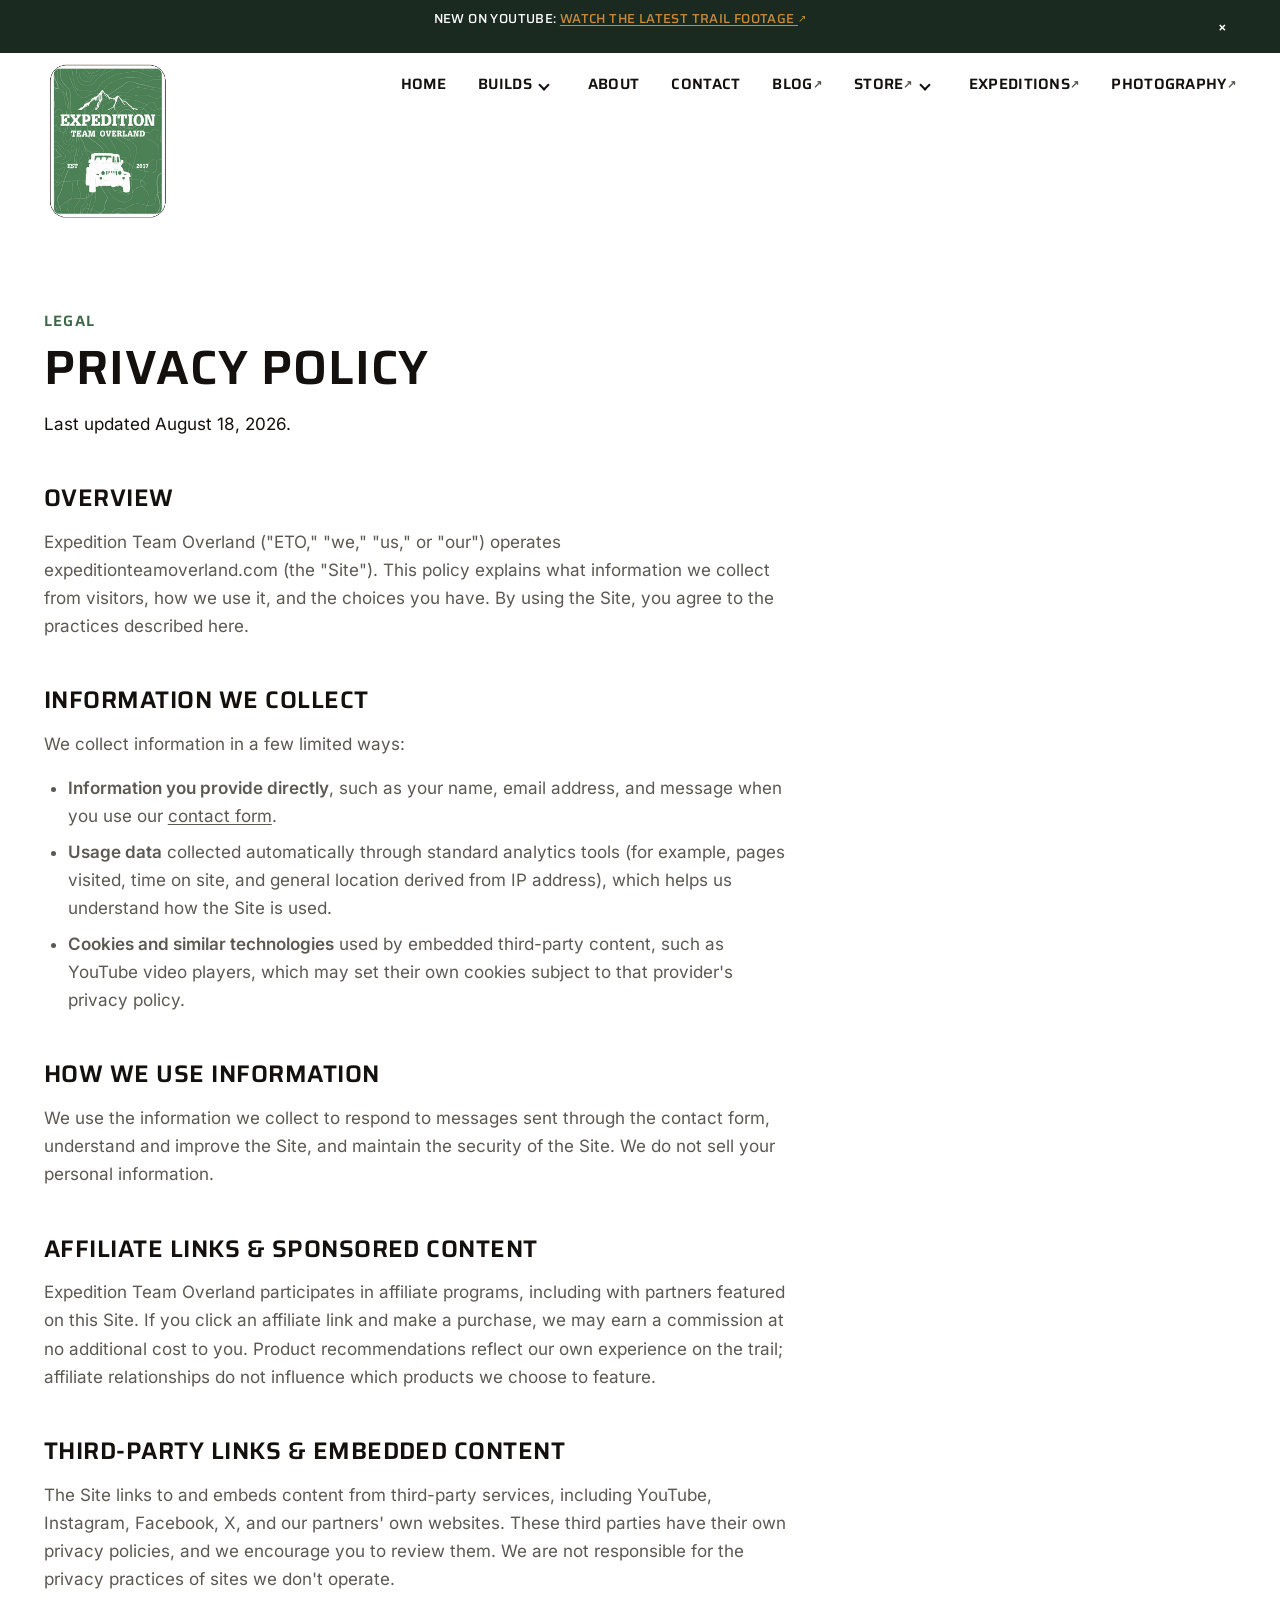
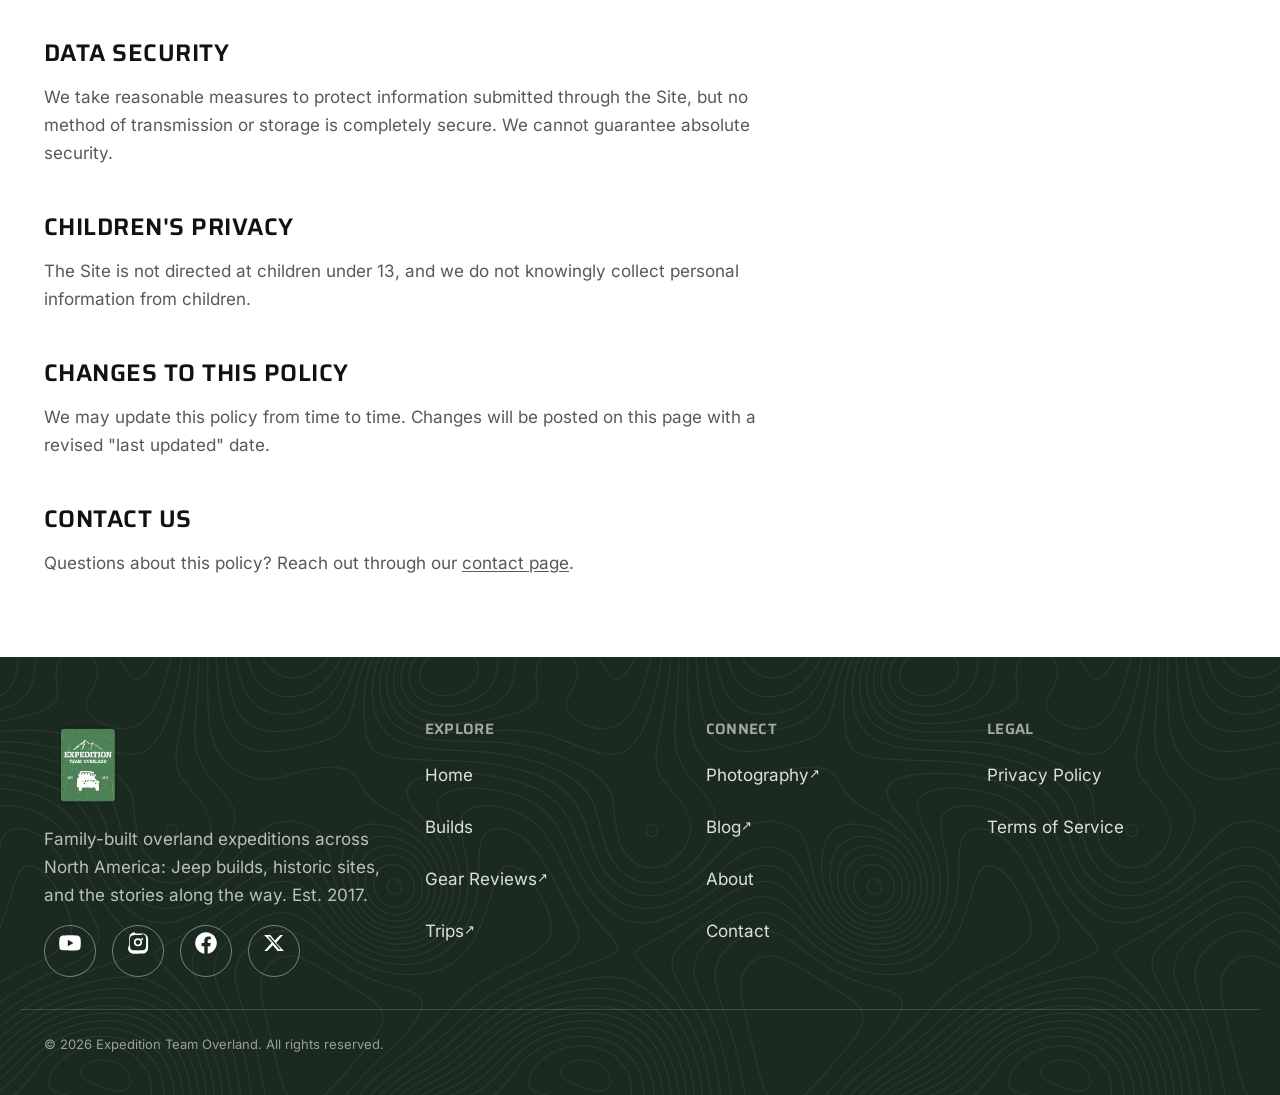
<file: privacy.html>
<!-- /privacy.html -->
<!DOCTYPE html>
<html lang="en">
<head>
  <meta charset="UTF-8">
  <meta name="viewport" content="width=device-width, initial-scale=1">
  <title>Privacy Policy | Expedition Team Overland</title>
  <meta name="description" content="How Expedition Team Overland collects, uses, and protects information from visitors to this site.">
  <link rel="canonical" href="https://expeditionteamoverland.com/privacy.html">

  <meta property="og:type" content="website">
  <meta property="og:title" content="Privacy Policy | Expedition Team Overland">
  <meta property="og:description" content="How Expedition Team Overland collects, uses, and protects information from visitors to this site.">
  <meta property="og:url" content="https://expeditionteamoverland.com/privacy.html">
  <meta property="og:site_name" content="Expedition Team Overland">
  <meta property="og:image" content="https://expeditionteamoverland.com/images/hero-pa-wilds.jpg">

  <meta name="twitter:card" content="summary_large_image">
  <meta name="twitter:title" content="Privacy Policy | Expedition Team Overland">
  <meta name="twitter:description" content="How Expedition Team Overland collects, uses, and protects information from visitors to this site.">
  <meta name="twitter:image" content="https://expeditionteamoverland.com/images/hero-pa-wilds.jpg">

  <link rel="icon" href="favicon.ico" sizes="any">

  <link rel="preload" href="fonts/saira-600.woff2" as="font" type="font/woff2" crossorigin>
  <link rel="preload" href="fonts/inter-400.woff2" as="font" type="font/woff2" crossorigin>

  <link rel="stylesheet" href="css/style.css">
</head>
<body>
  <a class="skip-link" href="#main">Skip to content</a>

  <div class="announcement" id="announcement">
    <div class="announcement__row container">
      <p>
        New on YouTube:
        <a href="https://www.youtube.com/channel/UC2dayC73qo0GwZpo7LAaWFg" target="_blank" rel="noopener noreferrer">
          watch the latest trail footage <span class="external-indicator" aria-hidden="true">&#8599;</span><span class="sr-only">(opens in new tab)</span>
        </a>
      </p>
      <button type="button" class="announcement__close" aria-label="Dismiss this announcement">&times;</button>
    </div>
  </div>

  <header class="site-header">
    <div class="container site-header__row">
      <a href="index.html" class="site-header__logo" aria-label="Expedition Team Overland home">
        <img
          src="images/logo-badge.png"
          srcset="images/logo-badge.png 320w, images/logo-badge@2x.png 640w"
          sizes="176px"
          width="320" height="320"
          alt="Expedition Team Overland badge logo featuring a mountain range and Jeep line art on a green topographic field"
          loading="eager">
        <span class="site-header__logo-text">Expedition Team<span>Overland</span></span>
      </a>

      <button type="button" class="nav-toggle" aria-expanded="false" aria-controls="primary-nav" aria-label="Toggle menu">
        <span class="nav-toggle__bars"></span>
      </button>

      <nav class="primary-nav" id="primary-nav" aria-label="Primary">
        <ul class="primary-nav__list">
          <li><a href="index.html">Home</a></li>
          <li class="has-dropdown">
            <div class="nav-item-row">
              <a href="2020-jeep-gladiator.html">Builds</a>
              <button type="button" class="nav-dropdown-toggle" aria-expanded="false" aria-controls="builds-dropdown" aria-label="Show build pages">
                <span class="nav-dropdown-toggle__arrow" aria-hidden="true"></span>
              </button>
            </div>
            <ul class="nav-dropdown" id="builds-dropdown">
              <li><a href="2020-jeep-gladiator.html">2020 Jeep Gladiator Rubicon</a></li>
              <li><a href="2018-jeep-wrangler.html">2018 Jeep Wrangler Rubicon Recon</a></li>
              <li><a href="2002-jeep-wrangler.html">2002 Jeep Wrangler Sahara</a></li>
            </ul>
          </li>
          <li><a href="about.html">About</a></li>
          <li><a href="contact.html">Contact</a></li>
          <li>
            <a href="https://expeditionteamoverland.wordpress.com/" target="_blank" rel="noopener noreferrer">
              Blog <span class="primary-nav__external" aria-hidden="true">&#8599;</span><span class="sr-only">(opens in new tab)</span>
            </a>
          </li>
          <li class="has-dropdown">
            <div class="nav-item-row">
              <a href="https://expeditionteamoverland.creator-spring.com/listing/expedition-trans-new-jery-trai?product=345&variation=6355&size=8020" target="_blank" rel="noopener noreferrer">
                Store <span class="primary-nav__external" aria-hidden="true">&#8599;</span><span class="sr-only">(opens in new tab)</span>
              </a>
              <button type="button" class="nav-dropdown-toggle" aria-expanded="false" aria-controls="store-dropdown" aria-label="Show store links">
                <span class="nav-dropdown-toggle__arrow" aria-hidden="true"></span>
              </button>
            </div>
            <ul class="nav-dropdown" id="store-dropdown">
              <li>
                <a href="https://expeditionteamoverland.creator-spring.com/" target="_blank" rel="noopener noreferrer">
                  Apparel <span class="external-indicator" aria-hidden="true">&#8599;</span><span class="sr-only">(opens in new tab)</span>
                </a>
              </li>
              <li>
                <a href="https://www.etsy.com/shop/ETOverland" target="_blank" rel="noopener noreferrer">
                  Stickers/Patches <span class="external-indicator" aria-hidden="true">&#8599;</span><span class="sr-only">(opens in new tab)</span>
                </a>
              </li>
            </ul>
          </li>
          <li>
            <a href="https://www.youtube.com/playlist?list=PLIjkaGrAhd3Y" target="_blank" rel="noopener noreferrer">
              Expeditions <span class="primary-nav__external" aria-hidden="true">&#8599;</span><span class="sr-only">(opens in new tab)</span>
            </a>
          </li>
          <li>
            <a href="https://photos.expeditionteamoverland.com/browse/" target="_blank" rel="noopener noreferrer">
              Photography <span class="primary-nav__external" aria-hidden="true">&#8599;</span><span class="sr-only">(opens in new tab)</span>
            </a>
          </li>
        </ul>
      </nav>
    </div>
  </header>

  <main id="main">
    <section class="section section--page-top" aria-labelledby="page-title">
      <div class="container">
        <span class="eyebrow">Legal</span>
        <h1 id="page-title">Privacy Policy</h1>
        <p>Last updated August 18, 2026.</p>

        <div class="prose">
          <h2>Overview</h2>
          <p>Expedition Team Overland ("ETO," "we," "us," or "our") operates expeditionteamoverland.com (the "Site"). This policy explains what information we collect from visitors, how we use it, and the choices you have. By using the Site, you agree to the practices described here.</p>

          <h2>Information We Collect</h2>
          <p>We collect information in a few limited ways:</p>
          <ul>
            <li><strong>Information you provide directly</strong>, such as your name, email address, and message when you use our <a href="contact.html">contact form</a>.</li>
            <li><strong>Usage data</strong> collected automatically through standard analytics tools (for example, pages visited, time on site, and general location derived from IP address), which helps us understand how the Site is used.</li>
            <li><strong>Cookies and similar technologies</strong> used by embedded third-party content, such as YouTube video players, which may set their own cookies subject to that provider's privacy policy.</li>
          </ul>

          <h2>How We Use Information</h2>
          <p>We use the information we collect to respond to messages sent through the contact form, understand and improve the Site, and maintain the security of the Site. We do not sell your personal information.</p>

          <h2>Affiliate Links &amp; Sponsored Content</h2>
          <p>Expedition Team Overland participates in affiliate programs, including with partners featured on this Site. If you click an affiliate link and make a purchase, we may earn a commission at no additional cost to you. Product recommendations reflect our own experience on the trail; affiliate relationships do not influence which products we choose to feature.</p>

          <h2>Third-Party Links &amp; Embedded Content</h2>
          <p>The Site links to and embeds content from third-party services, including YouTube, Instagram, Facebook, X, and our partners' own websites. These third parties have their own privacy policies, and we encourage you to review them. We are not responsible for the privacy practices of sites we don't operate.</p>

          <h2>Data Security</h2>
          <p>We take reasonable measures to protect information submitted through the Site, but no method of transmission or storage is completely secure. We cannot guarantee absolute security.</p>

          <h2>Children's Privacy</h2>
          <p>The Site is not directed at children under 13, and we do not knowingly collect personal information from children.</p>

          <h2>Changes to This Policy</h2>
          <p>We may update this policy from time to time. Changes will be posted on this page with a revised "last updated" date.</p>

          <h2>Contact Us</h2>
          <p>Questions about this policy? Reach out through our <a href="contact.html">contact page</a>.</p>
        </div>
      </div>
    </section>
  </main>

  <footer class="site-footer">
    <div class="contour-texture" aria-hidden="true"></div>
    <div class="container site-footer__top">
      <div class="site-footer__brand">
        <img src="images/logo-badge.png" width="320" height="320" alt="Expedition Team Overland badge logo" loading="lazy">
        <p>Family-built overland expeditions across North America: Jeep builds, historic sites, and the stories along the way. Est. 2017.</p>
        <ul class="site-footer__social">
          <li>
            <a href="https://www.youtube.com/channel/UC2dayC73qo0GwZpo7LAaWFg" target="_blank" rel="noopener noreferrer" aria-label="Expedition Team Overland on YouTube (opens in new tab)">
              <img src="images/social/youtube-white.svg" width="30" height="30" alt="" aria-hidden="true">
            </a>
          </li>
          <li>
            <a href="https://www.instagram.com/expeditionteamoverland" target="_blank" rel="noopener noreferrer" aria-label="Expedition Team Overland on Instagram (opens in new tab)">
              <img src="images/social/instagram-white.svg" width="30" height="30" alt="" aria-hidden="true">
            </a>
          </li>
          <li>
            <a href="https://www.facebook.com/ExpeditionTeamOverland" target="_blank" rel="noopener noreferrer" aria-label="Expedition Team Overland on Facebook (opens in new tab)">
              <img src="images/social/facebook-white.svg" width="30" height="30" alt="" aria-hidden="true">
            </a>
          </li>
          <li>
            <a href="https://twitter.com/ExpoTeamOverlnd" target="_blank" rel="noopener noreferrer" aria-label="Expedition Team Overland on X (opens in new tab)">
              <img src="images/social/x-white.svg" width="30" height="30" alt="" aria-hidden="true">
            </a>
          </li>
        </ul>
      </div>

      <nav aria-label="Explore">
        <h2>Explore</h2>
        <ul class="site-footer__list">
          <li><a href="index.html">Home</a></li>
          <li><a href="2020-jeep-gladiator.html">Builds</a></li>
          <li>
            <a href="https://www.youtube.com/watch?v=QaDLbdat7cs&amp;list=PLrDfoJMItwEyZWz5cInirH5OCqF7586Q1" target="_blank" rel="noopener noreferrer">
              Gear Reviews <span class="external-indicator" aria-hidden="true">&#8599;</span><span class="sr-only">(opens in new tab)</span>
            </a>
          </li>
          <li>
            <a href="https://www.youtube.com/playlist?list=PLIjkaGrAhd3Y" target="_blank" rel="noopener noreferrer">
              Trips <span class="external-indicator" aria-hidden="true">&#8599;</span><span class="sr-only">(opens in new tab)</span>
            </a>
          </li>
        </ul>
      </nav>

      <nav aria-label="Connect">
        <h2>Connect</h2>
        <ul class="site-footer__list">
          <li>
            <a href="https://photos.expeditionteamoverland.com/browse/" target="_blank" rel="noopener noreferrer">
              Photography <span class="external-indicator" aria-hidden="true">&#8599;</span><span class="sr-only">(opens in new tab)</span>
            </a>
          </li>
          <li>
            <a href="https://expeditionteamoverland.wordpress.com/" target="_blank" rel="noopener noreferrer">
              Blog <span class="external-indicator" aria-hidden="true">&#8599;</span><span class="sr-only">(opens in new tab)</span>
            </a>
          </li>
          <li><a href="about.html">About</a></li>
          <li><a href="contact.html">Contact</a></li>
        </ul>
      </nav>

      <nav aria-label="Legal">
        <h2>Legal</h2>
        <ul class="site-footer__list">
          <li><a href="privacy.html" aria-current="page">Privacy Policy</a></li>
          <li><a href="terms.html">Terms of Service</a></li>
        </ul>
      </nav>
    </div>

    <div class="container site-footer__bottom">
      <p>&copy; 2026 Expedition Team Overland. All rights reserved.</p>
    </div>
  </footer>

  <script src="js/main.js" defer></script>
</body>
</html>
</file>
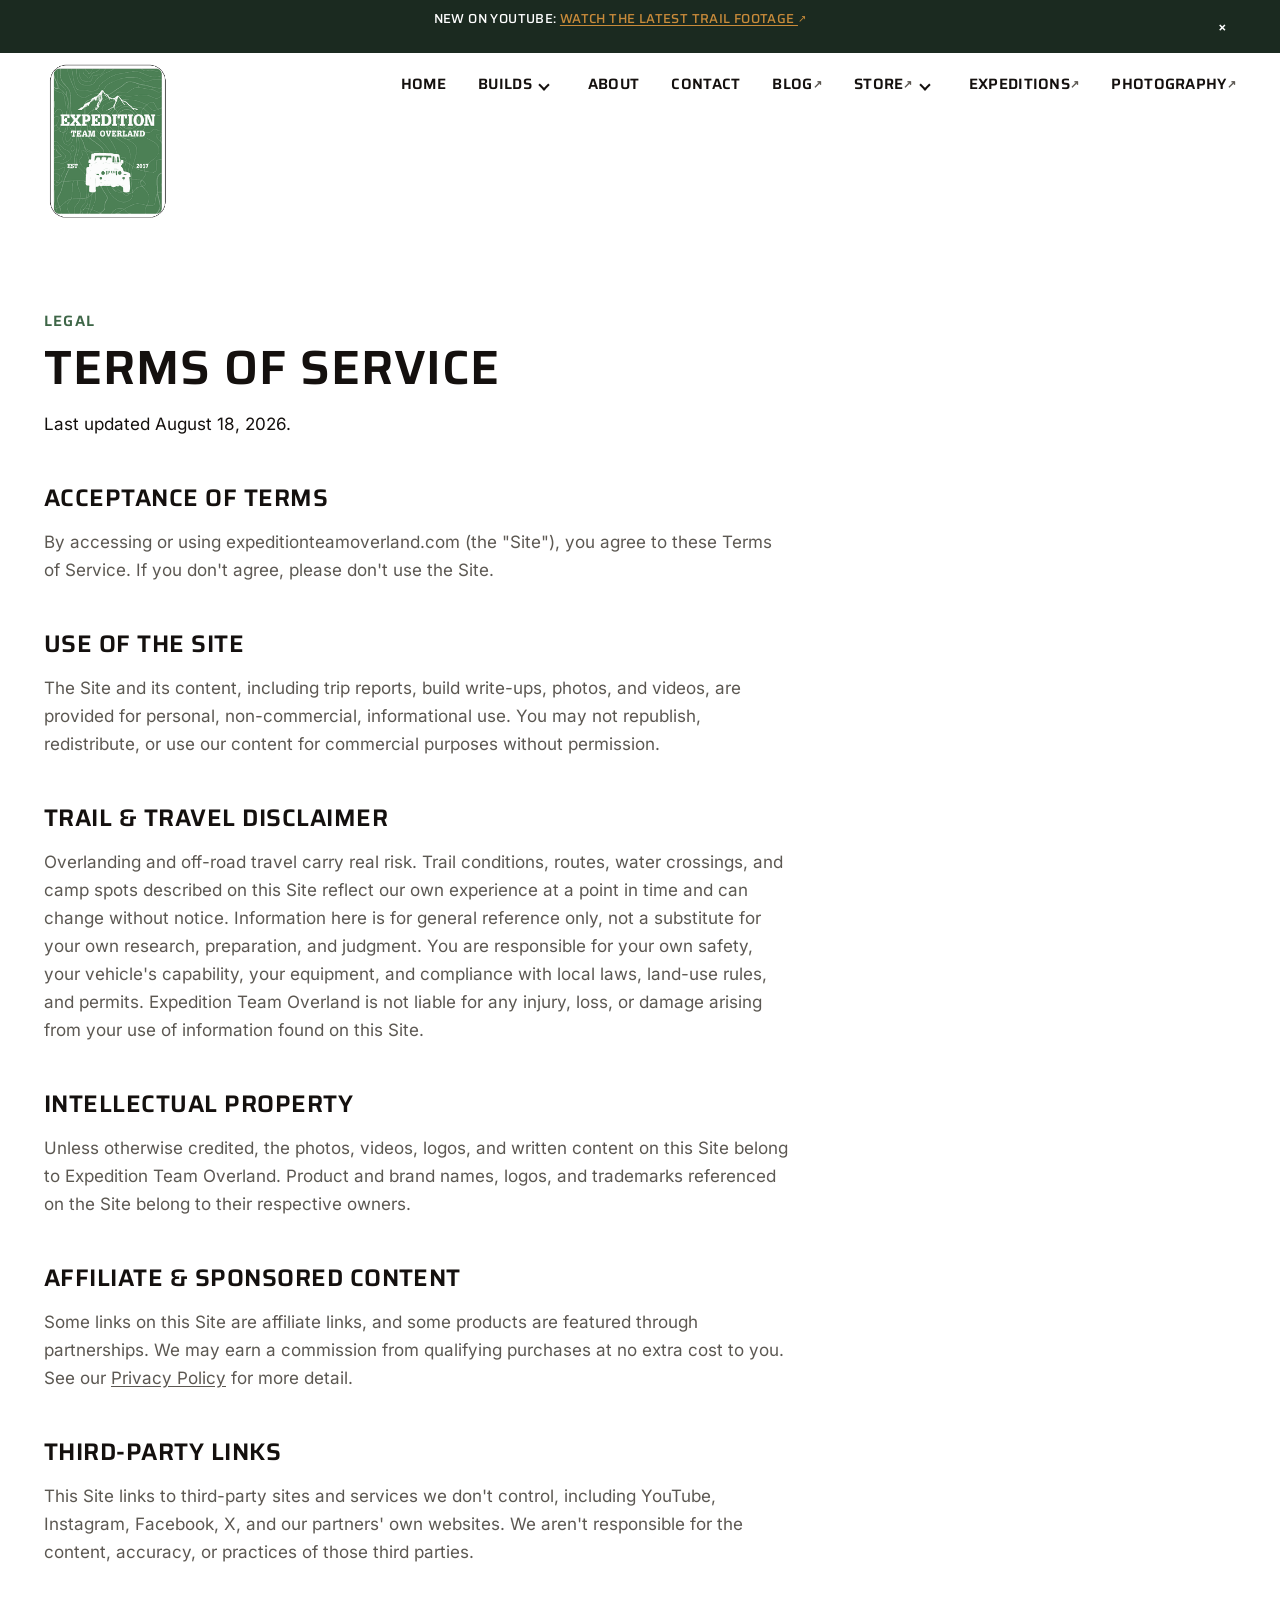
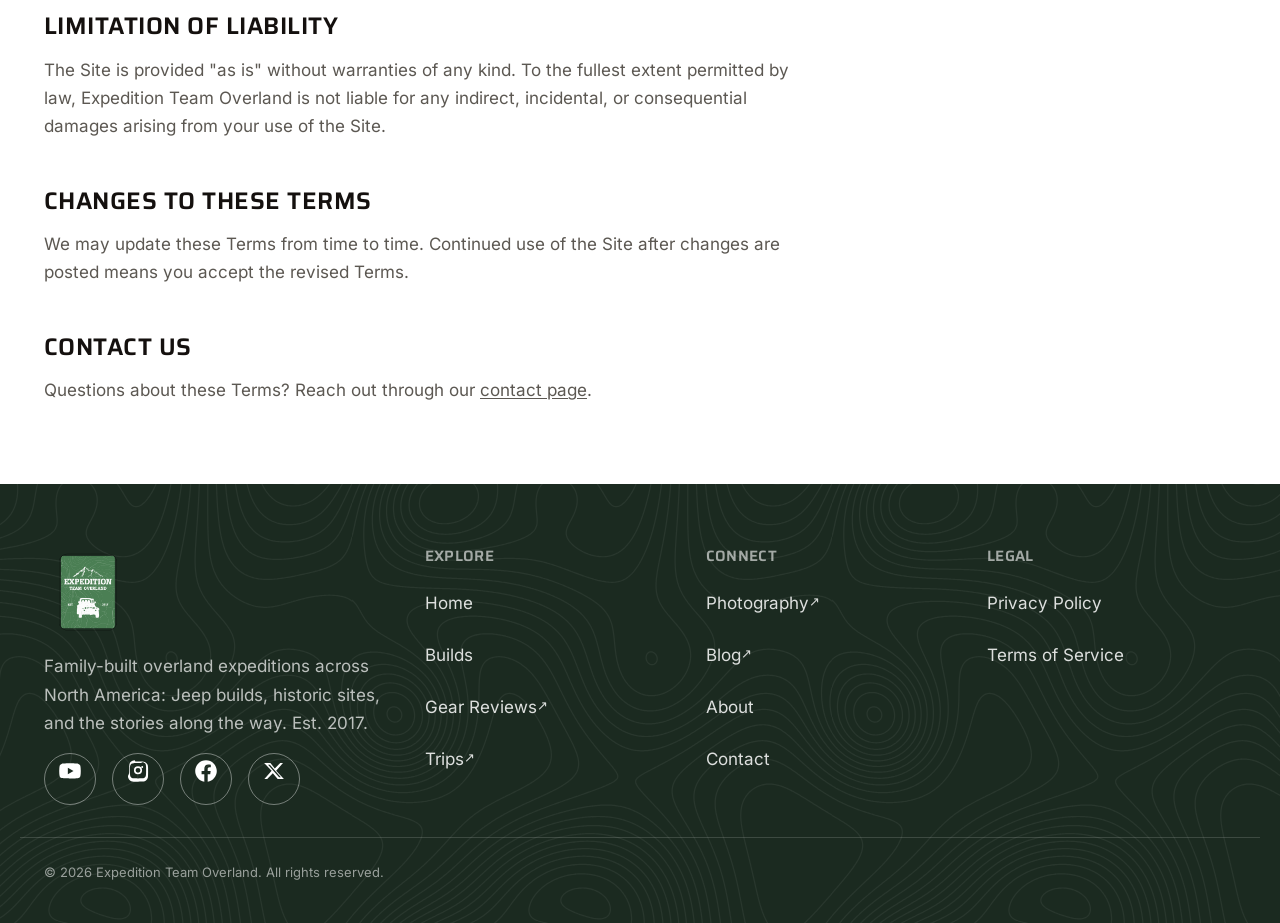
<file: terms.html>
<!-- /terms.html -->
<!DOCTYPE html>
<html lang="en">
<head>
  <meta charset="UTF-8">
  <meta name="viewport" content="width=device-width, initial-scale=1">
  <title>Terms of Service | Expedition Team Overland</title>
  <meta name="description" content="The terms that govern your use of the Expedition Team Overland website.">
  <link rel="canonical" href="https://expeditionteamoverland.com/terms.html">

  <meta property="og:type" content="website">
  <meta property="og:title" content="Terms of Service | Expedition Team Overland">
  <meta property="og:description" content="The terms that govern your use of the Expedition Team Overland website.">
  <meta property="og:url" content="https://expeditionteamoverland.com/terms.html">
  <meta property="og:site_name" content="Expedition Team Overland">
  <meta property="og:image" content="https://expeditionteamoverland.com/images/hero-pa-wilds.jpg">

  <meta name="twitter:card" content="summary_large_image">
  <meta name="twitter:title" content="Terms of Service | Expedition Team Overland">
  <meta name="twitter:description" content="The terms that govern your use of the Expedition Team Overland website.">
  <meta name="twitter:image" content="https://expeditionteamoverland.com/images/hero-pa-wilds.jpg">

  <link rel="icon" href="favicon.ico" sizes="any">

  <link rel="preload" href="fonts/saira-600.woff2" as="font" type="font/woff2" crossorigin>
  <link rel="preload" href="fonts/inter-400.woff2" as="font" type="font/woff2" crossorigin>

  <link rel="stylesheet" href="css/style.css">
</head>
<body>
  <a class="skip-link" href="#main">Skip to content</a>

  <div class="announcement" id="announcement">
    <div class="announcement__row container">
      <p>
        New on YouTube:
        <a href="https://www.youtube.com/channel/UC2dayC73qo0GwZpo7LAaWFg" target="_blank" rel="noopener noreferrer">
          watch the latest trail footage <span class="external-indicator" aria-hidden="true">&#8599;</span><span class="sr-only">(opens in new tab)</span>
        </a>
      </p>
      <button type="button" class="announcement__close" aria-label="Dismiss this announcement">&times;</button>
    </div>
  </div>

  <header class="site-header">
    <div class="container site-header__row">
      <a href="index.html" class="site-header__logo" aria-label="Expedition Team Overland home">
        <img
          src="images/logo-badge.png"
          srcset="images/logo-badge.png 320w, images/logo-badge@2x.png 640w"
          sizes="176px"
          width="320" height="320"
          alt="Expedition Team Overland badge logo featuring a mountain range and Jeep line art on a green topographic field"
          loading="eager">
        <span class="site-header__logo-text">Expedition Team<span>Overland</span></span>
      </a>

      <button type="button" class="nav-toggle" aria-expanded="false" aria-controls="primary-nav" aria-label="Toggle menu">
        <span class="nav-toggle__bars"></span>
      </button>

      <nav class="primary-nav" id="primary-nav" aria-label="Primary">
        <ul class="primary-nav__list">
          <li><a href="index.html">Home</a></li>
          <li class="has-dropdown">
            <div class="nav-item-row">
              <a href="2020-jeep-gladiator.html">Builds</a>
              <button type="button" class="nav-dropdown-toggle" aria-expanded="false" aria-controls="builds-dropdown" aria-label="Show build pages">
                <span class="nav-dropdown-toggle__arrow" aria-hidden="true"></span>
              </button>
            </div>
            <ul class="nav-dropdown" id="builds-dropdown">
              <li><a href="2020-jeep-gladiator.html">2020 Jeep Gladiator Rubicon</a></li>
              <li><a href="2018-jeep-wrangler.html">2018 Jeep Wrangler Rubicon Recon</a></li>
              <li><a href="2002-jeep-wrangler.html">2002 Jeep Wrangler Sahara</a></li>
            </ul>
          </li>
          <li><a href="about.html">About</a></li>
          <li><a href="contact.html">Contact</a></li>
          <li>
            <a href="https://expeditionteamoverland.wordpress.com/" target="_blank" rel="noopener noreferrer">
              Blog <span class="primary-nav__external" aria-hidden="true">&#8599;</span><span class="sr-only">(opens in new tab)</span>
            </a>
          </li>
          <li class="has-dropdown">
            <div class="nav-item-row">
              <a href="https://expeditionteamoverland.creator-spring.com/listing/expedition-trans-new-jery-trai?product=345&variation=6355&size=8020" target="_blank" rel="noopener noreferrer">
                Store <span class="primary-nav__external" aria-hidden="true">&#8599;</span><span class="sr-only">(opens in new tab)</span>
              </a>
              <button type="button" class="nav-dropdown-toggle" aria-expanded="false" aria-controls="store-dropdown" aria-label="Show store links">
                <span class="nav-dropdown-toggle__arrow" aria-hidden="true"></span>
              </button>
            </div>
            <ul class="nav-dropdown" id="store-dropdown">
              <li>
                <a href="https://expeditionteamoverland.creator-spring.com/" target="_blank" rel="noopener noreferrer">
                  Apparel <span class="external-indicator" aria-hidden="true">&#8599;</span><span class="sr-only">(opens in new tab)</span>
                </a>
              </li>
              <li>
                <a href="https://www.etsy.com/shop/ETOverland" target="_blank" rel="noopener noreferrer">
                  Stickers/Patches <span class="external-indicator" aria-hidden="true">&#8599;</span><span class="sr-only">(opens in new tab)</span>
                </a>
              </li>
            </ul>
          </li>
          <li>
            <a href="https://www.youtube.com/playlist?list=PLIjkaGrAhd3Y" target="_blank" rel="noopener noreferrer">
              Expeditions <span class="primary-nav__external" aria-hidden="true">&#8599;</span><span class="sr-only">(opens in new tab)</span>
            </a>
          </li>
          <li>
            <a href="https://photos.expeditionteamoverland.com/browse/" target="_blank" rel="noopener noreferrer">
              Photography <span class="primary-nav__external" aria-hidden="true">&#8599;</span><span class="sr-only">(opens in new tab)</span>
            </a>
          </li>
        </ul>
      </nav>
    </div>
  </header>

  <main id="main">
    <section class="section section--page-top" aria-labelledby="page-title">
      <div class="container">
        <span class="eyebrow">Legal</span>
        <h1 id="page-title">Terms of Service</h1>
        <p>Last updated August 18, 2026.</p>

        <div class="prose">
          <h2>Acceptance of Terms</h2>
          <p>By accessing or using expeditionteamoverland.com (the "Site"), you agree to these Terms of Service. If you don't agree, please don't use the Site.</p>

          <h2>Use of the Site</h2>
          <p>The Site and its content, including trip reports, build write-ups, photos, and videos, are provided for personal, non-commercial, informational use. You may not republish, redistribute, or use our content for commercial purposes without permission.</p>

          <h2>Trail &amp; Travel Disclaimer</h2>
          <p>Overlanding and off-road travel carry real risk. Trail conditions, routes, water crossings, and camp spots described on this Site reflect our own experience at a point in time and can change without notice. Information here is for general reference only, not a substitute for your own research, preparation, and judgment. You are responsible for your own safety, your vehicle's capability, your equipment, and compliance with local laws, land-use rules, and permits. Expedition Team Overland is not liable for any injury, loss, or damage arising from your use of information found on this Site.</p>

          <h2>Intellectual Property</h2>
          <p>Unless otherwise credited, the photos, videos, logos, and written content on this Site belong to Expedition Team Overland. Product and brand names, logos, and trademarks referenced on the Site belong to their respective owners.</p>

          <h2>Affiliate &amp; Sponsored Content</h2>
          <p>Some links on this Site are affiliate links, and some products are featured through partnerships. We may earn a commission from qualifying purchases at no extra cost to you. See our <a href="privacy.html">Privacy Policy</a> for more detail.</p>

          <h2>Third-Party Links</h2>
          <p>This Site links to third-party sites and services we don't control, including YouTube, Instagram, Facebook, X, and our partners' own websites. We aren't responsible for the content, accuracy, or practices of those third parties.</p>

          <h2>Limitation of Liability</h2>
          <p>The Site is provided "as is" without warranties of any kind. To the fullest extent permitted by law, Expedition Team Overland is not liable for any indirect, incidental, or consequential damages arising from your use of the Site.</p>

          <h2>Changes to These Terms</h2>
          <p>We may update these Terms from time to time. Continued use of the Site after changes are posted means you accept the revised Terms.</p>

          <h2>Contact Us</h2>
          <p>Questions about these Terms? Reach out through our <a href="contact.html">contact page</a>.</p>
        </div>
      </div>
    </section>
  </main>

  <footer class="site-footer">
    <div class="contour-texture" aria-hidden="true"></div>
    <div class="container site-footer__top">
      <div class="site-footer__brand">
        <img src="images/logo-badge.png" width="320" height="320" alt="Expedition Team Overland badge logo" loading="lazy">
        <p>Family-built overland expeditions across North America: Jeep builds, historic sites, and the stories along the way. Est. 2017.</p>
        <ul class="site-footer__social">
          <li>
            <a href="https://www.youtube.com/channel/UC2dayC73qo0GwZpo7LAaWFg" target="_blank" rel="noopener noreferrer" aria-label="Expedition Team Overland on YouTube (opens in new tab)">
              <img src="images/social/youtube-white.svg" width="30" height="30" alt="" aria-hidden="true">
            </a>
          </li>
          <li>
            <a href="https://www.instagram.com/expeditionteamoverland" target="_blank" rel="noopener noreferrer" aria-label="Expedition Team Overland on Instagram (opens in new tab)">
              <img src="images/social/instagram-white.svg" width="30" height="30" alt="" aria-hidden="true">
            </a>
          </li>
          <li>
            <a href="https://www.facebook.com/ExpeditionTeamOverland" target="_blank" rel="noopener noreferrer" aria-label="Expedition Team Overland on Facebook (opens in new tab)">
              <img src="images/social/facebook-white.svg" width="30" height="30" alt="" aria-hidden="true">
            </a>
          </li>
          <li>
            <a href="https://twitter.com/ExpoTeamOverlnd" target="_blank" rel="noopener noreferrer" aria-label="Expedition Team Overland on X (opens in new tab)">
              <img src="images/social/x-white.svg" width="30" height="30" alt="" aria-hidden="true">
            </a>
          </li>
        </ul>
      </div>

      <nav aria-label="Explore">
        <h2>Explore</h2>
        <ul class="site-footer__list">
          <li><a href="index.html">Home</a></li>
          <li><a href="2020-jeep-gladiator.html">Builds</a></li>
          <li>
            <a href="https://www.youtube.com/watch?v=QaDLbdat7cs&amp;list=PLrDfoJMItwEyZWz5cInirH5OCqF7586Q1" target="_blank" rel="noopener noreferrer">
              Gear Reviews <span class="external-indicator" aria-hidden="true">&#8599;</span><span class="sr-only">(opens in new tab)</span>
            </a>
          </li>
          <li>
            <a href="https://www.youtube.com/playlist?list=PLIjkaGrAhd3Y" target="_blank" rel="noopener noreferrer">
              Trips <span class="external-indicator" aria-hidden="true">&#8599;</span><span class="sr-only">(opens in new tab)</span>
            </a>
          </li>
        </ul>
      </nav>

      <nav aria-label="Connect">
        <h2>Connect</h2>
        <ul class="site-footer__list">
          <li>
            <a href="https://photos.expeditionteamoverland.com/browse/" target="_blank" rel="noopener noreferrer">
              Photography <span class="external-indicator" aria-hidden="true">&#8599;</span><span class="sr-only">(opens in new tab)</span>
            </a>
          </li>
          <li>
            <a href="https://expeditionteamoverland.wordpress.com/" target="_blank" rel="noopener noreferrer">
              Blog <span class="external-indicator" aria-hidden="true">&#8599;</span><span class="sr-only">(opens in new tab)</span>
            </a>
          </li>
          <li><a href="about.html">About</a></li>
          <li><a href="contact.html">Contact</a></li>
        </ul>
      </nav>

      <nav aria-label="Legal">
        <h2>Legal</h2>
        <ul class="site-footer__list">
          <li><a href="privacy.html">Privacy Policy</a></li>
          <li><a href="terms.html" aria-current="page">Terms of Service</a></li>
        </ul>
      </nav>
    </div>

    <div class="container site-footer__bottom">
      <p>&copy; 2026 Expedition Team Overland. All rights reserved.</p>
    </div>
  </footer>

  <script src="js/main.js" defer></script>
</body>
</html>
</file>
<file: css/style.css>
/* /css/style.css */

/* ==========================================================================
   Fonts — self-hosted, font-display: swap
   ========================================================================== */
@font-face {
  font-family: 'Saira';
  src: url('../fonts/saira-500.woff2') format('woff2');
  font-weight: 500;
  font-style: normal;
  font-display: swap;
}
@font-face {
  font-family: 'Saira';
  src: url('../fonts/saira-600.woff2') format('woff2');
  font-weight: 600;
  font-style: normal;
  font-display: swap;
}
@font-face {
  font-family: 'Saira';
  src: url('../fonts/saira-700.woff2') format('woff2');
  font-weight: 700;
  font-style: normal;
  font-display: swap;
}
@font-face {
  font-family: 'Inter';
  src: url('../fonts/inter-400.woff2') format('woff2');
  font-weight: 400;
  font-style: normal;
  font-display: swap;
}
@font-face {
  font-family: 'Inter';
  src: url('../fonts/inter-500.woff2') format('woff2');
  font-weight: 500;
  font-style: normal;
  font-display: swap;
}
@font-face {
  font-family: 'Inter';
  src: url('../fonts/inter-600.woff2') format('woff2');
  font-weight: 600;
  font-style: normal;
  font-display: swap;
}

/* ==========================================================================
   Design tokens
   ========================================================================== */
:root {
  /* Brand — green sampled from the ETO logo. */
  --color-brand:        #55875E;
  --color-brand-dark:   #3E6647;
  --color-brand-light:  #7BA684;
  --color-brand-pale:   #EDF2EE;

  /* Accent — warm brass. CTAs and nothing else. */
  --color-accent:       #C98B3A;
  --color-accent-dark:  #A66F26;

  /* Neutrals */
  --color-ink:          #14100E;
  --color-ink-muted:    #5C5852;
  --color-surface:      #FFFFFF;
  --color-surface-alt:  #F4F5F2;
  --color-deep:         #1B2A20;
  --color-border:       #DCDDD8;
  --color-overlay:      rgba(20, 16, 14, 0.5);

  /* Type */
  --font-display: 'Saira', 'Arial Narrow', sans-serif;
  --font-body:    'Inter', -apple-system, BlinkMacSystemFont, sans-serif;

  --text-xs:   0.8125rem;
  --text-sm:   0.9375rem;
  --text-base: 1.0625rem;
  --text-lg:   1.25rem;
  --text-xl:   1.5rem;
  --text-2xl:  2.25rem;
  --text-3xl:  3rem;
  --text-4xl:  4.25rem;

  --leading-tight: 1.08;
  --leading-body:  1.65;
  --tracking-display: 0.02em;

  /* Spacing — 8px scale */
  --space-1: 0.5rem;
  --space-2: 1rem;
  --space-3: 1.5rem;
  --space-4: 2rem;
  --space-6: 3rem;
  --space-8: 4rem;
  --space-12: 6rem;
  --space-16: 8rem;

  /* Layout */
  --width-content: 1240px;
  --width-prose:   68ch;
  --radius:        2px;
  --shadow:        0 2px 8px rgba(0,0,0,0.08);
  --shadow-lifted: 0 8px 24px rgba(0,0,0,0.14);
  --transition:    180ms ease;
}

/* ==========================================================================
   Reset / base
   ========================================================================== */
*, *::before, *::after { box-sizing: border-box; }

html {
  -webkit-text-size-adjust: 100%;
  scroll-behavior: smooth;
}

@media (prefers-reduced-motion: reduce) {
  html { scroll-behavior: auto; }
  *, *::before, *::after {
    animation-duration: 0.01ms !important;
    animation-iteration-count: 1 !important;
    transition-duration: 0.01ms !important;
    scroll-behavior: auto !important;
  }
}

body {
  margin: 0;
  font-family: var(--font-body);
  font-size: var(--text-base);
  line-height: var(--leading-body);
  color: var(--color-ink);
  background: var(--color-surface);
  overflow-x: hidden;
}

img {
  max-width: 100%;
  height: auto;
  display: block;
}

a {
  color: inherit;
  text-decoration-color: var(--color-brand);
}

h1, h2, h3, h4 {
  font-family: var(--font-display);
  text-transform: uppercase;
  font-weight: 600;
  line-height: var(--leading-tight);
  letter-spacing: var(--tracking-display);
  margin: 0 0 var(--space-2);
}

h1 { font-size: var(--text-3xl); }
h2 { font-size: var(--text-2xl); }
h3 { font-size: var(--text-xl); }
h4 { font-size: var(--text-lg); }

p { margin: 0 0 var(--space-2); }

ul { margin: 0; padding: 0; list-style: none; }

button { font-family: inherit; }

/* Visible keyboard focus everywhere */
a:focus-visible,
button:focus-visible,
input:focus-visible,
[tabindex]:focus-visible {
  outline: 3px solid var(--color-accent);
  outline-offset: 2px;
  border-radius: var(--radius);
}

/* Skip link */
.sr-only {
  position: absolute;
  width: 1px;
  height: 1px;
  padding: 0;
  margin: -1px;
  overflow: hidden;
  clip: rect(0, 0, 0, 0);
  white-space: nowrap;
  border: 0;
}

.placeholder {
  display: flex;
  align-items: center;
  justify-content: center;
  text-align: center;
  background: var(--color-brand-pale);
  color: var(--color-brand-dark);
  border: 1px dashed var(--color-brand-light);
  font-family: var(--font-display);
  text-transform: uppercase;
  font-size: var(--text-xs);
  letter-spacing: 0.04em;
  border-radius: var(--radius);
  padding: var(--space-2);
  width: 100%;
  aspect-ratio: 4 / 3;
}

.placeholder--logo {
  aspect-ratio: 2 / 1;
  background: var(--color-surface-alt);
}

.skip-link {
  position: absolute;
  left: var(--space-2);
  top: -100px;
  background: var(--color-surface);
  color: var(--color-ink);
  padding: var(--space-1) var(--space-2);
  z-index: 200;
  border-radius: var(--radius);
  box-shadow: var(--shadow-lifted);
  transition: top var(--transition);
}
.skip-link:focus {
  top: var(--space-2);
}

.container {
  width: 100%;
  max-width: var(--width-content);
  margin-inline: auto;
  padding-inline: var(--space-3);
}

.section {
  padding-block: var(--space-8);
}

/* Extra clearance for the first section on plain (non-hero) pages, so the
   header logo's intentional overflow doesn't land on top of page content. */
.section--page-top {
  padding-top: 12rem;
}

.section--alt { background: var(--color-surface-alt); }

.section--deep {
  background: var(--color-deep);
  color: var(--color-surface);
  position: relative;
  isolation: isolate;
  overflow: hidden;
}

/* Continue the hero's black fade a little further down so the green
   background and topo texture don't reappear until past the route
   graphic hanging over the boundary. */
#featured-video {
  background-image: linear-gradient(to bottom, var(--color-ink) 0%, var(--color-deep) 15%);
}

/* The texture div is inset -10%/120% sized, so its own fade needs a
   later stop than the section background's to land at the same visual
   height (roughly section-15% once the inset offset is accounted for). */
#featured-video .contour-texture {
  mask-image: linear-gradient(to bottom, transparent 0%, black 22%);
  -webkit-mask-image: linear-gradient(to bottom, transparent 0%, black 22%);
}

.section--deep .eyebrow,
.section--deep p { color: rgba(255,255,255,0.82); }

/* Contour texture — 4-8% opacity on dark sections */
.contour-texture {
  position: absolute;
  inset: -10%;
  width: 120%;
  height: 120%;
  background-image: url('../images/texture-contours.svg');
  background-repeat: repeat;
  background-size: 480px 480px;
  opacity: 0.06;
  z-index: -1;
  pointer-events: none;
}

.eyebrow {
  font-family: var(--font-display);
  text-transform: uppercase;
  letter-spacing: 0.08em;
  font-size: var(--text-sm);
  font-weight: 600;
  color: var(--color-brand-dark);
  display: block;
  margin-bottom: var(--space-1);
}

/* ==========================================================================
   Prose — long-form legal/policy body copy
   ========================================================================== */
.prose {
  max-width: var(--width-prose);
  margin-top: var(--space-6);
}

.prose h2 {
  font-size: var(--text-xl);
  margin-top: var(--space-6);
}

.prose h2:first-child { margin-top: 0; }

.prose p { color: var(--color-ink-muted); }

.prose ul {
  list-style: disc;
  padding-left: 1.4em;
  margin: 0 0 var(--space-2);
  color: var(--color-ink-muted);
}

.prose li { margin-bottom: var(--space-1); }

.prose a { text-decoration: underline; text-underline-offset: 2px; }

/* ==========================================================================
   Buttons
   ========================================================================== */
.btn {
  display: inline-flex;
  align-items: center;
  justify-content: center;
  gap: var(--space-1);
  min-height: 44px;
  padding: 0.85em 1.6em;
  font-family: var(--font-display);
  font-weight: 600;
  text-transform: uppercase;
  letter-spacing: var(--tracking-display);
  font-size: var(--text-sm);
  border-radius: var(--radius);
  border: 2px solid transparent;
  cursor: pointer;
  text-decoration: none;
  transition: background-color var(--transition), color var(--transition), border-color var(--transition), transform var(--transition);
}

.btn--accent {
  background: var(--color-accent);
  color: var(--color-ink);
}
.btn--accent:hover { background: var(--color-accent-dark); }

.btn--outline {
  background: transparent;
  border-color: currentColor;
  color: inherit;
}
.btn--outline:hover {
  background: rgba(255,255,255,0.12);
}

.btn--outline-dark {
  background: transparent;
  border-color: var(--color-brand);
  color: var(--color-brand-dark);
}
.btn--outline-dark:hover {
  background: var(--color-brand-pale);
}

/* ==========================================================================
   Announcement bar
   ========================================================================== */
.announcement {
  background: var(--color-deep);
  color: var(--color-surface);
  font-family: var(--font-display);
  font-size: var(--text-xs);
  letter-spacing: 0.03em;
  text-transform: uppercase;
}

.announcement__row {
  display: flex;
  align-items: center;
  justify-content: center;
  gap: var(--space-2);
  padding-block: var(--space-1);
  padding-right: var(--space-8);
  min-height: 44px;
  text-align: center;
  position: relative;
}

.announcement__row a {
  color: var(--color-accent);
  text-decoration: underline;
  text-underline-offset: 2px;
}

.announcement__close {
  position: absolute;
  right: var(--space-2);
  top: 50%;
  transform: translateY(-50%);
  background: transparent;
  border: none;
  color: var(--color-surface);
  width: 44px;
  height: 44px;
  min-height: 44px;
  display: flex;
  align-items: center;
  justify-content: center;
  cursor: pointer;
  font-size: 1.1rem;
  line-height: 1;
  border-radius: 50%;
}
.announcement__close:hover { background: rgba(255,255,255,0.15); }

.announcement[hidden] { display: none; }

/* ==========================================================================
   Header
   ========================================================================== */
.site-header {
  background: var(--color-surface);
  position: sticky;
  top: 0;
  z-index: 100;
  transition: box-shadow var(--transition);
}

.site-header.is-scrolled {
  box-shadow: var(--shadow);
}

.site-header__row {
  position: relative;
  display: flex;
  align-items: center;
  justify-content: flex-end;
  gap: var(--space-2);
  padding-block: var(--space-1);
  padding-left: clamp(144px, 23vw, 200px);
  min-height: 64px;
}

/* Badge overlaps the header's bottom edge and hangs into the hero below,
   like xoverland.com's logo treatment. It scales down fluidly on narrow
   viewports instead of staying fixed size. */
.site-header__logo {
  position: absolute;
  left: var(--space-3);
  top: 0;
  z-index: 2;
  display: flex;
  align-items: center;
  gap: var(--space-1);
}

.site-header__logo img {
  display: block;
  width: clamp(120px, 20vw, 176px);
  aspect-ratio: 1 / 1;
  height: auto;
  transition: width var(--transition);
}

/* Shrinks slightly on scroll down, grows back on scroll up (see main.js) */
.site-header.is-compact .site-header__logo img {
  width: clamp(100px, 15vw, 132px);
}

.site-header__logo-text {
  /* The badge already carries the wordmark at this size. */
  display: none;
}

.site-header__logo-text span {
  display: block;
  font-size: 0.7em;
  color: var(--color-brand-dark);
  font-weight: 500;
}

.nav-toggle {
  display: flex;
  align-items: center;
  justify-content: center;
  width: 44px;
  height: 44px;
  min-height: 44px;
  background: transparent;
  border: 1px solid var(--color-border);
  border-radius: var(--radius);
  cursor: pointer;
}

.nav-toggle__bars,
.nav-toggle__bars::before,
.nav-toggle__bars::after {
  content: '';
  display: block;
  width: 20px;
  height: 2px;
  background: var(--color-ink);
  position: relative;
  transition: transform var(--transition), opacity var(--transition);
}
.nav-toggle__bars::before { position: absolute; top: -6px; }
.nav-toggle__bars::after { position: absolute; top: 6px; }

.nav-toggle[aria-expanded="true"] .nav-toggle__bars {
  background: transparent;
}
.nav-toggle[aria-expanded="true"] .nav-toggle__bars::before {
  transform: translateY(6px) rotate(45deg);
}
.nav-toggle[aria-expanded="true"] .nav-toggle__bars::after {
  transform: translateY(-6px) rotate(-45deg);
}

.primary-nav {
  position: fixed;
  inset: 0;
  top: 0;
  background: var(--color-surface);
  padding: var(--space-16) var(--space-3) var(--space-3);
  transform: translateX(100%);
  transition: transform var(--transition);
  overflow-y: auto;
  z-index: 90;
}

.primary-nav.is-open {
  transform: translateX(0);
}

.primary-nav__list {
  display: flex;
  flex-direction: column;
  gap: var(--space-1);
}

.primary-nav__list a {
  display: flex;
  align-items: center;
  min-height: 44px;
  font-family: var(--font-display);
  text-transform: uppercase;
  font-weight: 600;
  letter-spacing: var(--tracking-display);
  font-size: var(--text-lg);
  text-decoration: none;
  color: var(--color-ink);
  border-bottom: 1px solid var(--color-border);
}

.primary-nav__list a[aria-current="page"] {
  color: var(--color-brand-dark);
}

.primary-nav__external {
  display: inline-flex;
  align-items: center;
  gap: 0.35em;
  font-size: 0.7em;
  text-transform: none;
  color: var(--color-ink-muted);
}

/* Builds dropdown */
.has-dropdown {
  position: relative;
}

.nav-item-row {
  display: flex;
  align-items: center;
}

.nav-dropdown-toggle {
  display: flex;
  align-items: center;
  justify-content: center;
  width: 44px;
  height: 44px;
  min-height: 44px;
  flex-shrink: 0;
  background: transparent;
  border: none;
  cursor: pointer;
}

.nav-dropdown-toggle__arrow {
  width: 8px;
  height: 8px;
  border-right: 2px solid var(--color-ink);
  border-bottom: 2px solid var(--color-ink);
  transform: rotate(45deg);
  transition: transform var(--transition);
}

.nav-dropdown-toggle[aria-expanded="true"] .nav-dropdown-toggle__arrow {
  transform: rotate(225deg);
}

.nav-dropdown {
  display: none;
  flex-direction: column;
  gap: var(--space-1);
  padding-left: var(--space-3);
}

.nav-dropdown.is-open {
  display: flex;
}

.nav-dropdown a {
  font-size: var(--text-base);
  font-weight: 500;
  text-transform: none;
  letter-spacing: normal;
}

@media (min-width: 900px) {
  .nav-toggle { display: none; }

  .site-header__logo { left: 0; }

  .primary-nav {
    position: static;
    transform: none;
    padding: 0;
    background: transparent;
    z-index: auto;
    overflow: visible;
  }

  .primary-nav__list {
    flex-direction: row;
    align-items: center;
    gap: var(--space-4);
  }

  .primary-nav__list a {
    min-height: auto;
    font-size: var(--text-sm);
    border-bottom: none;
    padding-block: var(--space-1);
    border-bottom: 2px solid transparent;
  }

  .primary-nav__list a:hover,
  .primary-nav__list a[aria-current="page"] {
    border-bottom-color: var(--color-brand);
  }

  .nav-dropdown-toggle { width: 24px; height: 24px; min-height: auto; }

  .nav-dropdown {
    position: absolute;
    top: 100%;
    left: 0;
    min-width: 220px;
    margin-top: var(--space-1);
    background: var(--color-surface);
    border: 1px solid var(--color-border);
    border-radius: var(--radius);
    box-shadow: var(--shadow-lifted);
    padding: var(--space-1);
    z-index: 10;
  }

  .nav-dropdown a {
    min-height: 40px;
    padding-inline: var(--space-2);
    border-bottom: none;
    color: var(--color-ink);
    border-radius: var(--radius);
  }

  .nav-dropdown a:hover { background: var(--color-surface-alt); }

  .has-dropdown:focus-within .nav-dropdown {
    display: flex;
  }
}

/* ==========================================================================
   Hero
   ========================================================================== */
.hero {
  position: relative;
  min-height: 72vh;
  display: flex;
  align-items: center;
  color: var(--color-surface);
  overflow: visible;
}

.hero__media {
  position: absolute;
  inset: 0;
  z-index: -2;
}

.hero__media img {
  width: 100%;
  height: 100%;
  object-fit: cover;
  object-position: center 60%;
}

.hero__media::after {
  content: '';
  position: absolute;
  inset: 0;
  /* Fades to a fully opaque near-black at the very bottom so the hero
     photo meets the next section with no visible seam and no green
     bleeding through before the route graphic gets there. */
  background: linear-gradient(
    to bottom,
    var(--color-overlay) 0%,
    var(--color-overlay) 65%,
    var(--color-ink) 100%
  );
  z-index: 1;
}

.hero__expedition-overlay {
  position: absolute;
  left: 0;
  bottom: 0;
  z-index: 1;
  width: 100vw;
  max-width: none;
  height: auto;
  opacity: 0.9;
  pointer-events: none;
  /* Most of the graphic (mountains + route) sits inside the hero itself;
     only its lowest reach hangs past the boundary into the section below. */
  transform: translateY(42%);
}

.hero__content {
  position: relative;
  z-index: 2;
  padding-block: var(--space-8) var(--space-6);
  max-width: 46rem;
  transform: translateY(-40px);
}

.hero__content h1 {
  font-size: clamp(2.25rem, 6vw, var(--text-4xl));
  margin-bottom: var(--space-2);
}

.hero__content p {
  font-size: var(--text-lg);
  max-width: 40ch;
  margin-bottom: var(--space-3);
}

.hero__actions {
  display: flex;
  flex-wrap: wrap;
  gap: var(--space-2);
  margin-bottom: var(--space-3);
}

.hero__social {
  display: flex;
  gap: var(--space-2);
}

.hero__social a {
  display: flex;
  align-items: center;
  justify-content: center;
  width: 52px;
  height: 52px;
  border: 1px solid rgba(255,255,255,0.4);
  border-radius: 50%;
  color: var(--color-surface);
}
.hero__social a:hover { background: rgba(255,255,255,0.15); }

.hero__social img {
  width: 30px;
  height: 30px;
}

@media (min-width: 768px) {
  .hero { min-height: 88vh; }
}

/* ==========================================================================
   Featured video
   ========================================================================== */
.featured-video__frame {
  position: relative;
  width: 100%;
  max-width: 900px;
  margin-inline: auto;
  aspect-ratio: 16 / 9;
  background: #000;
  box-shadow: var(--shadow-lifted);
}

#featured-video {
  padding-top: clamp(9rem, 14vw, 13rem);
}

.featured-video__frame iframe {
  position: absolute;
  inset: 0;
  width: 100%;
  height: 100%;
  border: 0;
}

.section-heading {
  text-align: center;
  max-width: 46rem;
  margin-inline: auto;
  margin-bottom: var(--space-4);
}

/* ==========================================================================
   Content grid (cards)
   ========================================================================== */
.card-grid {
  display: grid;
  grid-template-columns: 1fr;
  gap: var(--space-3);
}

@media (min-width: 768px) {
  .card-grid { grid-template-columns: repeat(3, 1fr); gap: var(--space-4); }
}

.card {
  display: flex;
  flex-direction: column;
  background: var(--color-surface);
  border: 1px solid var(--color-border);
  border-radius: var(--radius);
  overflow: hidden;
  transition: box-shadow var(--transition), transform var(--transition);
}

.card:hover {
  box-shadow: var(--shadow-lifted);
  transform: translateY(-2px);
}

.card__media {
  aspect-ratio: 16 / 10;
  overflow: hidden;
}

.card__media img {
  width: 100%;
  height: 100%;
  object-fit: cover;
}

.card__body {
  padding: var(--space-2) var(--space-2) var(--space-3);
  display: flex;
  flex-direction: column;
  flex-grow: 1;
}

.card__body h3 {
  font-size: var(--text-base);
  margin-bottom: var(--space-1);
}

.card__body p {
  color: var(--color-ink-muted);
  font-size: var(--text-sm);
  flex-grow: 1;
}

.card__link {
  margin-top: var(--space-1);
  font-family: var(--font-display);
  font-weight: 600;
  text-transform: uppercase;
  font-size: var(--text-xs);
  letter-spacing: var(--tracking-display);
  color: var(--color-brand-dark);
  text-decoration: none;
  display: inline-flex;
  align-items: center;
  min-height: 44px;
}

/* ==========================================================================
   Who is ETO — split section
   ========================================================================== */
.split {
  display: grid;
  gap: var(--space-4);
  align-items: center;
}

@media (min-width: 768px) {
  .split {
    grid-template-columns: 1fr 1fr;
    gap: var(--space-8);
  }
  .split--reverse .split__media { order: 2; }
}

.split__media {
  position: relative;
  overflow: hidden;
  border-radius: var(--radius);
}

.split__media img {
  display: block;
  width: 100%;
  aspect-ratio: 4 / 3;
  object-fit: cover;
}

.split__media::after {
  content: '';
  position: absolute;
  inset: 0;
  background: rgba(20, 16, 14, 0.28);
  pointer-events: none;
}

.split__text p { color: var(--color-ink-muted); }

/* ==========================================================================
   Builds feature — dark band
   ========================================================================== */
.builds-feature {
  display: grid;
  gap: var(--space-4);
  align-items: center;
  position: relative;
  z-index: 1;
}

@media (min-width: 768px) {
  .builds-feature { grid-template-columns: 1fr 1fr; gap: var(--space-8); }
}

.builds-feature__media img {
  width: 100%;
  aspect-ratio: 4 / 3;
  object-fit: cover;
  border-radius: var(--radius);
}

.spec-list {
  display: grid;
  grid-template-columns: repeat(2, 1fr);
  gap: var(--space-2) var(--space-4);
  margin-block: var(--space-3);
  padding-top: var(--space-2);
  border-top: 1px solid rgba(255,255,255,0.2);
}

.spec-list dt {
  font-family: var(--font-display);
  text-transform: uppercase;
  font-size: var(--text-xs);
  letter-spacing: 0.06em;
  color: var(--color-brand-light);
  margin: 0;
}

.spec-list dd {
  margin: 0;
  font-size: var(--text-sm);
}

/* ==========================================================================
   Trips strip — full-bleed photo band
   ========================================================================== */
.trips-strip {
  position: relative;
  min-height: clamp(38rem, 72vh, 52rem);
  display: flex;
  flex-direction: column;
  align-items: center;
  justify-content: center;
  text-align: center;
  color: var(--color-surface);
  overflow: hidden;
}

.trips-strip__media {
  position: absolute;
  inset: 0;
  z-index: -2;
}

.trips-strip__media img,
.trips-strip__media video {
  width: 100%;
  height: 100%;
  object-fit: cover;
}

.trips-strip__media::after {
  content: '';
  position: absolute;
  inset: 0;
  background: rgba(20,16,14,0.74);
  z-index: 1;
}

.trips-strip__content {
  position: relative;
  z-index: 3;
  padding: var(--space-6) var(--space-3);
  max-width: 40rem;
}

.trips-strip__content p {
  font-size: var(--text-lg);
  margin-bottom: var(--space-3);
}

/* ==========================================================================
   Partners
   ========================================================================== */
.partners-grid {
  display: grid;
  grid-template-columns: repeat(2, 1fr);
  gap: var(--space-4);
  align-items: center;
  justify-items: center;
  margin-top: var(--space-4);
}

@media (min-width: 768px) {
  .partners-grid { grid-template-columns: repeat(4, 1fr); }
}

.partners-grid__item {
  display: flex;
  align-items: center;
  justify-content: center;
  width: 100%;
  max-width: 260px;
  height: 108px;
  opacity: 0.9;
  transition: opacity var(--transition);
}

.partners-grid__item img {
  max-width: 100%;
  max-height: 100%;
  width: auto;
  height: auto;
}

.partners-grid__item:hover,
.partners-grid__item:focus-within {
  opacity: 1;
}

/* ==========================================================================
   Footer
   ========================================================================== */
.site-footer {
  background: var(--color-deep);
  color: rgba(255,255,255,0.85);
  position: relative;
  isolation: isolate;
  overflow: hidden;
}

.site-footer__top {
  display: grid;
  gap: var(--space-4);
  padding-block: var(--space-8) var(--space-4);
}

@media (min-width: 768px) {
  .site-footer__top {
    grid-template-columns: 1.4fr 1fr 1fr 1fr;
    gap: var(--space-4);
  }
}

.site-footer__brand img {
  width: 88px;
  height: 88px;
  margin-bottom: var(--space-2);
}

.site-footer__brand p {
  color: rgba(255,255,255,0.7);
  max-width: 32ch;
}

.site-footer h2 {
  font-size: var(--text-sm);
  color: rgba(255,255,255,0.6);
  margin-bottom: var(--space-2);
}

.site-footer__list li {
  margin-bottom: var(--space-1);
}

.site-footer__list a {
  text-decoration: none;
  min-height: 44px;
  display: inline-flex;
  align-items: center;
}

.site-footer__list a:hover { color: var(--color-brand-light); }

.site-footer__social {
  display: flex;
  gap: var(--space-2);
  margin-top: var(--space-2);
}

.site-footer__social a {
  display: flex;
  align-items: center;
  justify-content: center;
  width: 52px;
  height: 52px;
  border: 1px solid rgba(255,255,255,0.4);
  border-radius: 50%;
}
.site-footer__social a:hover { background: rgba(255,255,255,0.15); }

.site-footer__social img {
  width: 30px;
  height: 30px;
}

.site-footer__bottom {
  border-top: 1px solid rgba(255,255,255,0.15);
  padding-block: var(--space-3);
  display: flex;
  flex-direction: column;
  gap: var(--space-1);
  font-size: var(--text-xs);
  color: rgba(255,255,255,0.55);
}

@media (min-width: 768px) {
  .site-footer__bottom {
    flex-direction: row;
    justify-content: space-between;
    align-items: center;
  }
}

.site-footer__legal {
  display: flex;
  flex-wrap: wrap;
  gap: var(--space-2);
}

.site-footer__legal a { text-decoration: none; }
.site-footer__legal a:hover { color: rgba(255,255,255,0.85); }

/* ==========================================================================
   Gladiator build profile
   ========================================================================== */
.build-hero {
  min-height: clamp(38rem, 84vh, 58rem);
  position: relative;
  display: flex;
  align-items: flex-end;
  color: var(--color-surface);
  overflow: hidden;
}

.build-hero__image,
.build-hero__shade { position: absolute; inset: 0; width: 100%; height: 100%; }
.build-hero__image { object-fit: cover; object-position: 58% 74%; }
.build-hero__shade {
  background: linear-gradient(90deg, rgba(12,17,13,.78) 0%, rgba(12,17,13,.36) 54%, rgba(12,17,13,.08) 100%), linear-gradient(0deg, rgba(12,17,13,.8) 0%, transparent 55%);
}
.build-hero__content { position: relative; z-index: 1; padding-block: var(--space-16) var(--space-8); }
.build-hero__kicker { display: block; font-family: var(--font-display); text-transform: uppercase; letter-spacing: .14em; color: #efb96f; margin-bottom: var(--space-1); }
.build-hero h1 { font-size: clamp(2.8rem, 7vw, 6.7rem); max-width: 9ch; margin-bottom: var(--space-2); }
.build-hero p { font-family: var(--font-display); text-transform: uppercase; font-size: clamp(1rem, 2vw, 1.45rem); letter-spacing: .04em; }
.build-hero__jump { display: inline-flex; gap: .75rem; align-items: center; margin-top: var(--space-3); font-family: var(--font-display); font-weight: 600; text-transform: uppercase; text-decoration: none; border-bottom: 2px solid var(--color-accent); padding-bottom: .35rem; }

.build-intro { padding-block: var(--space-12); }
.build-intro__grid { display: grid; gap: var(--space-6); }
.build-intro__copy { max-width: 44rem; }
.build-intro__lead { font-size: var(--text-lg); color: var(--color-ink); }
.build-intro__copy > p:last-child { color: var(--color-ink-muted); }
.build-facts { display: grid; grid-template-columns: repeat(2, minmax(0,1fr)); gap: 0; margin: 0; border-top: 1px solid var(--color-border); }
.build-facts div { padding: var(--space-2) 0; border-bottom: 1px solid var(--color-border); }
.build-facts dt { font-family: var(--font-display); text-transform: uppercase; font-size: var(--text-xs); letter-spacing: .08em; color: var(--color-brand-dark); }
.build-facts dd { margin: .2rem 0 0; font-weight: 600; font-size: var(--text-sm); }

.build-break { min-height: 34rem; display: flex; align-items: flex-end; color: white; background: linear-gradient(rgba(15,20,16,.2),rgba(15,20,16,.75)), url('../images/gladiator-gallery-2.jpg') center 57%/cover; }
.build-break--wrangler-2002 { background-image: linear-gradient(rgba(15,20,16,.2),rgba(15,20,16,.75)), url('../images/wrangler-2002-gallery-3.jpg'); }
.build-break .container { padding-block: var(--space-6); }
.build-break p { font-family: var(--font-display); text-transform: uppercase; font-size: clamp(1.8rem,4vw,3.5rem); line-height: 1.12; }
.build-break strong { color: #efb96f; }

/* ==========================================================================
   Contact page
   ========================================================================== */
.contact-hero {
  min-height: clamp(31rem, 66vh, 46rem);
  position: relative;
  display: flex;
  align-items: flex-end;
  isolation: isolate;
  color: var(--color-surface);
  background: url('../images/wrangler-gallery-3.jpg') center 55% / cover no-repeat;
}

.contact-hero__shade {
  position: absolute;
  inset: 0;
  z-index: -1;
  background: linear-gradient(90deg, rgba(8,18,12,.92) 0%, rgba(8,18,12,.68) 48%, rgba(8,18,12,.25) 100%);
}

.contact-hero__content {
  padding-block: clamp(5rem, 11vw, 9rem);
  max-width: 48rem;
}

.contact-hero h1 {
  max-width: 12ch;
  font-size: clamp(3rem, 7vw, 6.5rem);
  line-height: .92;
  margin-bottom: var(--space-2);
}

.contact-hero p {
  max-width: 42rem;
  color: rgba(255,255,255,.84);
  font-size: clamp(1rem, 2vw, 1.25rem);
  margin-bottom: var(--space-3);
}

.contact-connect__grid {
  display: grid;
  gap: var(--space-5);
  align-items: end;
}

@media (min-width: 800px) {
  .contact-connect__grid { grid-template-columns: minmax(0, 1.6fr) minmax(18rem, .75fr); }
}

.contact-connect__intro { min-width: 0; }
.contact-connect__intro > p { max-width: 43rem; color: var(--color-ink-muted); }
.contact-connect__intro h2 { overflow-wrap: anywhere; }

.contact-email {
  display: grid;
  grid-template-columns: minmax(0, 1fr) auto;
  gap: .35rem var(--space-2);
  align-items: center;
  margin-top: var(--space-4);
  padding: var(--space-3);
  border: 1px solid var(--color-border);
  border-left: 4px solid var(--color-accent);
  background: var(--color-surface-alt);
  text-decoration: none;
}

.contact-email__label {
  grid-column: 1;
  font-family: var(--font-display);
  text-transform: uppercase;
  letter-spacing: var(--tracking-display);
  font-size: var(--text-xs);
  color: var(--color-brand-dark);
}

.contact-email__address { grid-column: 1; min-width: 0; font-weight: 600; overflow-wrap: anywhere; }
.contact-email__arrow { grid-column: 2; grid-row: 1 / 3; font-size: 1.5rem; color: var(--color-brand-dark); }

.contact-note {
  position: relative;
  padding: var(--space-4);
  background: var(--color-deep);
  color: var(--color-surface);
  overflow: hidden;
}

.contact-note__number {
  position: absolute;
  top: -.45rem;
  right: var(--space-2);
  font-family: var(--font-display);
  font-size: 5rem;
  color: rgba(255,255,255,.08);
}

.contact-note h3 { margin-bottom: var(--space-1); }
.contact-note p { color: rgba(255,255,255,.72); font-size: var(--text-sm); }
.contact-social { position: relative; isolation: isolate; }
.contact-social .section-heading p { color: rgba(255,255,255,.68); }

.contact-social__grid {
  display: grid;
  grid-template-columns: 1fr;
  gap: var(--space-2);
}

@media (min-width: 680px) {
  .contact-social__grid { grid-template-columns: repeat(2, minmax(0,1fr)); }
}

@media (min-width: 1080px) {
  .contact-social__grid { grid-template-columns: repeat(3, minmax(0,1fr)); }
}

.social-card {
  display: grid;
  grid-template-columns: 44px 1fr auto;
  gap: var(--space-2);
  align-items: center;
  min-height: 7rem;
  padding: var(--space-2);
  border: 1px solid rgba(255,255,255,.16);
  background: rgba(255,255,255,.055);
  color: var(--color-surface);
  text-decoration: none;
  transition: background-color var(--transition), border-color var(--transition), transform var(--transition);
}

.social-card:hover {
  background: rgba(255,255,255,.1);
  border-color: var(--color-accent);
  transform: translateY(-2px);
}

.social-card > img,
.social-card__mark { margin-inline: auto; }
.social-card__mark { font-family: var(--font-display); font-weight: 700; color: var(--color-accent); }
.social-card strong,
.social-card small { display: block; }
.social-card > span { min-width: 0; }
.social-card small { margin-top: .2rem; color: rgba(255,255,255,.6); }

/* ==========================================================================
   About page
   ========================================================================== */
.about-hero { min-height: clamp(38rem, 82vh, 58rem); position: relative; display: flex; align-items: flex-start; color: white; overflow: hidden; }
.about-hero__image,.about-hero__shade { position: absolute; inset: 0; width: 100%; height: 100%; }
.about-hero__image { object-fit: cover; object-position: 76% 67%; }
.about-hero__shade { background: linear-gradient(90deg,rgba(7,15,10,.6),rgba(7,15,10,.3) 52%,rgba(7,15,10,.04)),linear-gradient(0deg,rgba(7,15,10,.38),transparent 55%); }
.about-hero__content { position: relative; z-index: 1; padding-block: clamp(5rem, 10vh, 7rem) 0; max-width: 48rem; }
.about-hero h1 { font-size: clamp(3.5rem,8vw,7rem); margin-bottom: var(--space-2); }
.about-hero p { max-width: 42rem; font-size: clamp(1.05rem,2vw,1.35rem); color: rgba(255,255,255,.86); }
.about-intro__grid,.about-family__grid { display: grid; gap: var(--space-4); }
.about-prose { max-width: 48rem; }
.about-lead { font-size: var(--text-lg); color: var(--color-ink); }
.about-prose p:not(.about-lead) { color: var(--color-ink-muted); }
.about-manifesto { position: relative; isolation: isolate; padding-block: var(--space-12); overflow: hidden; }
.about-manifesto__grid { display: grid; align-items: center; gap: var(--space-4); }
.about-manifesto__logo { width: min(100%, 24rem); height: auto; margin-inline: auto; filter: drop-shadow(0 .5rem 1.25rem rgba(0,0,0,.28)); }
.about-manifesto blockquote { margin: var(--space-3) 0 0; font-family: var(--font-display); text-transform: uppercase; font-size: clamp(1.6rem,4vw,3.2rem); line-height: 1.16; }
.about-manifesto blockquote strong { color: var(--color-accent); }
.about-split__grid { display: grid; gap: var(--space-5); align-items: center; }
.about-split__image { margin: 0; min-height: 28rem; overflow: hidden; box-shadow: var(--shadow-lifted); }
.about-split__image img { width: 100%; height: 100%; object-fit: cover; object-position: 56% center; }
.about-split__grid p { color: var(--color-ink-muted); }
.about-callout { border-left: 4px solid var(--color-accent); padding-left: var(--space-2); font-weight: 600; color: var(--color-ink) !important; }
.about-expeditions__grid { display: grid; gap: var(--space-2); }
.about-expeditions__grid article { position: relative; min-height: 16rem; padding: var(--space-3); background: var(--color-surface); border: 1px solid var(--color-border); overflow: hidden; }
.about-expeditions__grid article > span { display: block; font-family: var(--font-display); font-size: 3.5rem; color: rgba(44,102,63,.14); }
.about-expeditions__grid p { color: var(--color-ink-muted); }
.about-image-break { min-height: 38rem; position: relative; display: flex; align-items: flex-end; color: white; overflow: hidden; }
.about-image-break::after { content: ''; position: absolute; inset: 0; background: linear-gradient(0deg,rgba(8,15,10,.88),rgba(8,15,10,.08) 70%); }
.about-image-break img { position: absolute; inset: 0; width: 100%; height: 100%; object-fit: cover; object-position: center 60%; }
.about-image-break p { position: relative; z-index: 1; padding-block: var(--space-6); font-family: var(--font-display); text-transform: uppercase; font-size: clamp(1.5rem,4vw,3rem); }
.about-image-break strong { color: var(--color-accent); }
.about-history__grid { display: grid; gap: var(--space-5); align-items: center; }
.about-history__grid p { color: var(--color-ink-muted); }
.about-history blockquote { margin: 0; padding: var(--space-4); background: var(--color-brand-dark); color: white; font-family: var(--font-display); text-transform: uppercase; font-size: clamp(1.6rem,3vw,2.5rem); line-height: 1.2; }
.about-family { position: relative; isolation: isolate; padding-block: var(--space-12); }
.about-family p { color: rgba(255,255,255,.76); font-size: var(--text-lg); }
.about-family em { color: var(--color-accent); font-style: normal; font-weight: 600; }
.about-gallery__grid { display: grid; gap: var(--space-2); }
.about-gallery figure { margin: 0; min-height: 18rem; overflow: hidden; }
.about-gallery img { width: 100%; height: 100%; object-fit: cover; }
.about-closing { padding-block: var(--space-12); background: linear-gradient(rgba(7,15,10,.86),rgba(7,15,10,.86)),url('../images/gladiator-gallery-1.jpg') center/cover; color: white; text-align: center; }
.about-closing h2 { max-width: 18ch; margin-inline: auto; font-size: clamp(2rem,5vw,4.5rem); }
.about-closing p { color: var(--color-accent); font-family: var(--font-display); text-transform: uppercase; font-size: var(--text-lg); }
.about-closing__actions { display: flex; flex-wrap: wrap; justify-content: center; gap: var(--space-2); margin-top: var(--space-3); }
.btn--outline-light { color: white; border-color: rgba(255,255,255,.55); background: transparent; }
@media (min-width: 800px) {
  .about-hero__content { margin-left: max(var(--space-3), calc((100vw - var(--width-content)) / 2 + var(--space-3))); margin-right: 0; }
  .about-intro__grid { grid-template-columns: .75fr 1.35fr; gap: var(--space-8); }
  .about-manifesto__grid { grid-template-columns: .75fr 1.25fr; }
  .about-split__grid { grid-template-columns: 1.15fr 1fr; gap: var(--space-8); }
  .about-expeditions__grid { grid-template-columns: repeat(3,minmax(0,1fr)); }
  .about-history__grid { grid-template-columns: 1.3fr .8fr; gap: var(--space-8); }
  .about-family__grid { grid-template-columns: .85fr 1.15fr; gap: var(--space-8); }
  .about-gallery__grid { grid-template-columns: 1.15fr 1fr; grid-template-rows: repeat(2,18rem); }
  .about-gallery__tall { grid-row: 1 / 3; }
}

.section-heading--left { text-align: left; margin-inline: 0; }
.parts-link-note { font-size: var(--text-xs); font-style: italic; }
.part-link {
  color: inherit;
  font-weight: 600;
  text-decoration-color: var(--color-accent);
  text-decoration-thickness: 1px;
  text-underline-offset: .2em;
}
.part-link:hover { color: var(--color-brand-dark); text-decoration-thickness: 2px; }
.part-link span[aria-hidden="true"] { display: inline-block; font-size: .72em; transform: translateY(-.15em); }
.part-link--heading { text-decoration: none; }
.section--deep .part-link:hover { color: var(--color-brand-light); }
.build-system-grid { display: grid; gap: var(--space-2); }
.build-system-card { position: relative; padding: var(--space-3); background: var(--color-surface-alt); border-top: 3px solid var(--color-brand); }
.build-system-card__number { font-family: var(--font-display); color: var(--color-accent-dark); font-size: var(--text-sm); }
.build-system-card h3 { margin-top: .3rem; }
.build-system-card li, .equipment-columns li, .check-list li { position: relative; padding-left: 1.15rem; margin-bottom: .5rem; color: var(--color-ink-muted); font-size: var(--text-sm); }
.build-system-card li::before, .equipment-columns li::before, .check-list li::before { content: ''; position: absolute; left: 0; top: .68em; width: 6px; height: 2px; background: var(--color-accent); }

.build-camper__grid { display: grid; gap: var(--space-4); align-items: center; position: relative; z-index: 1; }
.build-camper__image { overflow: hidden; min-height: 24rem; }
.build-camper__image img { width: 100%; height: 100%; min-height: 24rem; object-fit: cover; }
.build-camper .build-camper__image img { object-position: center; }
.equipment-columns { display: grid; grid-template-columns: repeat(2,minmax(0,1fr)); gap: var(--space-3); margin-top: var(--space-3); }
.section--deep .equipment-columns li { color: rgba(255,255,255,.78); }

.power-section__grid { display: grid; gap: var(--space-6); }
.power-stats { display: grid; grid-template-columns: repeat(3,1fr); gap: var(--space-1); margin: var(--space-4) 0 0; }
.power-stats div { border-left: 3px solid var(--color-accent); padding-left: var(--space-2); }
.power-stats dt { font-family: var(--font-display); font-size: clamp(1.55rem,3vw,2.4rem); font-weight: 700; color: var(--color-brand-dark); }
.power-stats dd { margin: 0; color: var(--color-ink-muted); font-size: var(--text-xs); }
.build-detail-list article { padding: var(--space-2) 0; border-bottom: 1px solid var(--color-border); }
.build-detail-list h3 { font-size: var(--text-lg); }
.build-detail-list p, .factory-note { color: var(--color-ink-muted); font-size: var(--text-sm); }
.check-list { margin-block: var(--space-3); }

.gallery-section { background: #ebece8; }
.build-gallery { display: grid; gap: var(--space-1); grid-template-columns: repeat(2,1fr); }
.build-gallery figure { margin: 0; min-height: 13rem; overflow: hidden; }
.build-gallery__wide { grid-column: 1 / -1; }
.build-gallery img { width: 100%; height: 100%; object-fit: cover; transition: transform .45s ease; }
.build-gallery figure:hover img { transform: scale(1.025); }

.modifications { background: var(--color-deep); color: var(--color-surface); }
.modifications__intro { max-width: 52rem; }
.modifications__intro .eyebrow { color: var(--color-brand-light); }
.modifications__intro p { color: rgba(255,255,255,.72); }
.modifications__grid { display: grid; gap: var(--space-2); }
.mod-group { background: rgba(255,255,255,.055); border: 1px solid rgba(255,255,255,.13); padding: var(--space-3); }
.mod-group h3 { font-size: var(--text-lg); color: var(--color-surface); padding-bottom: var(--space-2); border-bottom: 1px solid rgba(255,255,255,.15); }
.mod-group li { border-bottom: 1px solid rgba(255,255,255,.09); }
.mod-group li:last-child { border-bottom: 0; }
.mod-group a, .mod-group__custom { min-height: 46px; display: flex; align-items: center; justify-content: space-between; gap: var(--space-2); padding-block: .65rem; color: rgba(255,255,255,.82); font-size: var(--text-sm); text-decoration: none; }
.mod-group a:hover { color: var(--color-brand-light); }
.mod-group a > span:last-child { flex: 0 0 auto; color: var(--color-accent); font-size: .8em; }
.mod-group__custom { align-items: flex-start; flex-direction: column; justify-content: center; gap: 0; }
.mod-group__custom small { color: rgba(255,255,255,.45); font-size: var(--text-xs); }

@media (min-width: 768px) {
  .build-intro__grid, .power-section__grid { grid-template-columns: 1.15fr .85fr; gap: var(--space-8); align-items: start; }
  .build-system-grid { grid-template-columns: repeat(3,1fr); }
  .build-camper__grid { grid-template-columns: 1fr 1fr; gap: var(--space-8); }
  .build-camper__grid--reverse .build-camper__image { order: 2; }
  .build-gallery { grid-template-columns: repeat(4,1fr); grid-template-rows: repeat(2,19rem); }
  .build-gallery__wide { grid-column: span 2; grid-row: span 2; }
  .modifications__grid { grid-template-columns: repeat(2,minmax(0,1fr)); }
  .mod-group--wide { grid-column: 1 / -1; }
  .mod-group--wide ul { columns: 2; column-gap: var(--space-4); }
  .mod-group--wide li { break-inside: avoid; }
}

@media (max-width: 520px) {
  .build-facts, .equipment-columns { grid-template-columns: 1fr; }
  .power-stats { grid-template-columns: 1fr; gap: var(--space-2); }
  .build-hero__content { padding-bottom: var(--space-6); }
}

/* ==========================================================================
   External link indicator
   ========================================================================== */
.external-indicator {
  display: inline-block;
  font-size: 0.75em;
  transform: translateY(-0.1em);
}

/* ==========================================================================
   Large desktop refinement
   ========================================================================== */
@media (min-width: 1440px) {
  .container { padding-inline: var(--space-4); }
}
</file>
